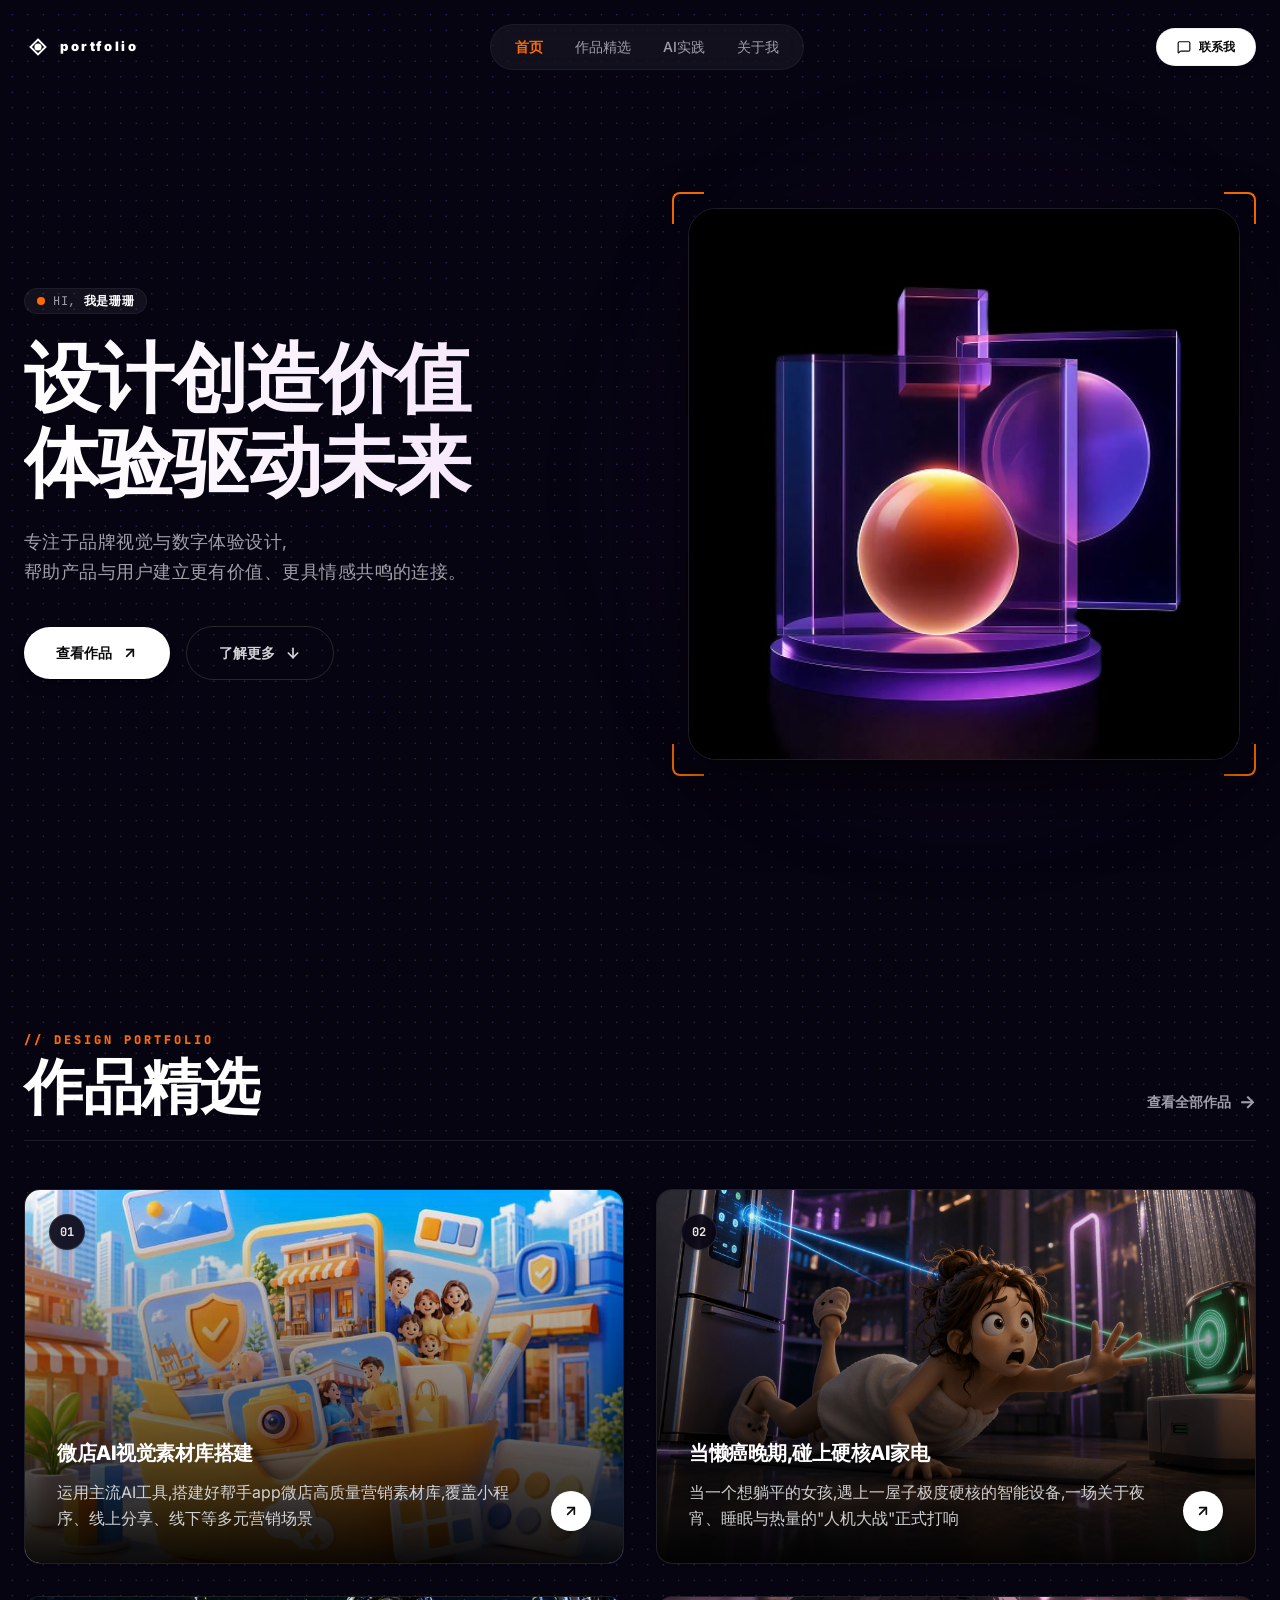
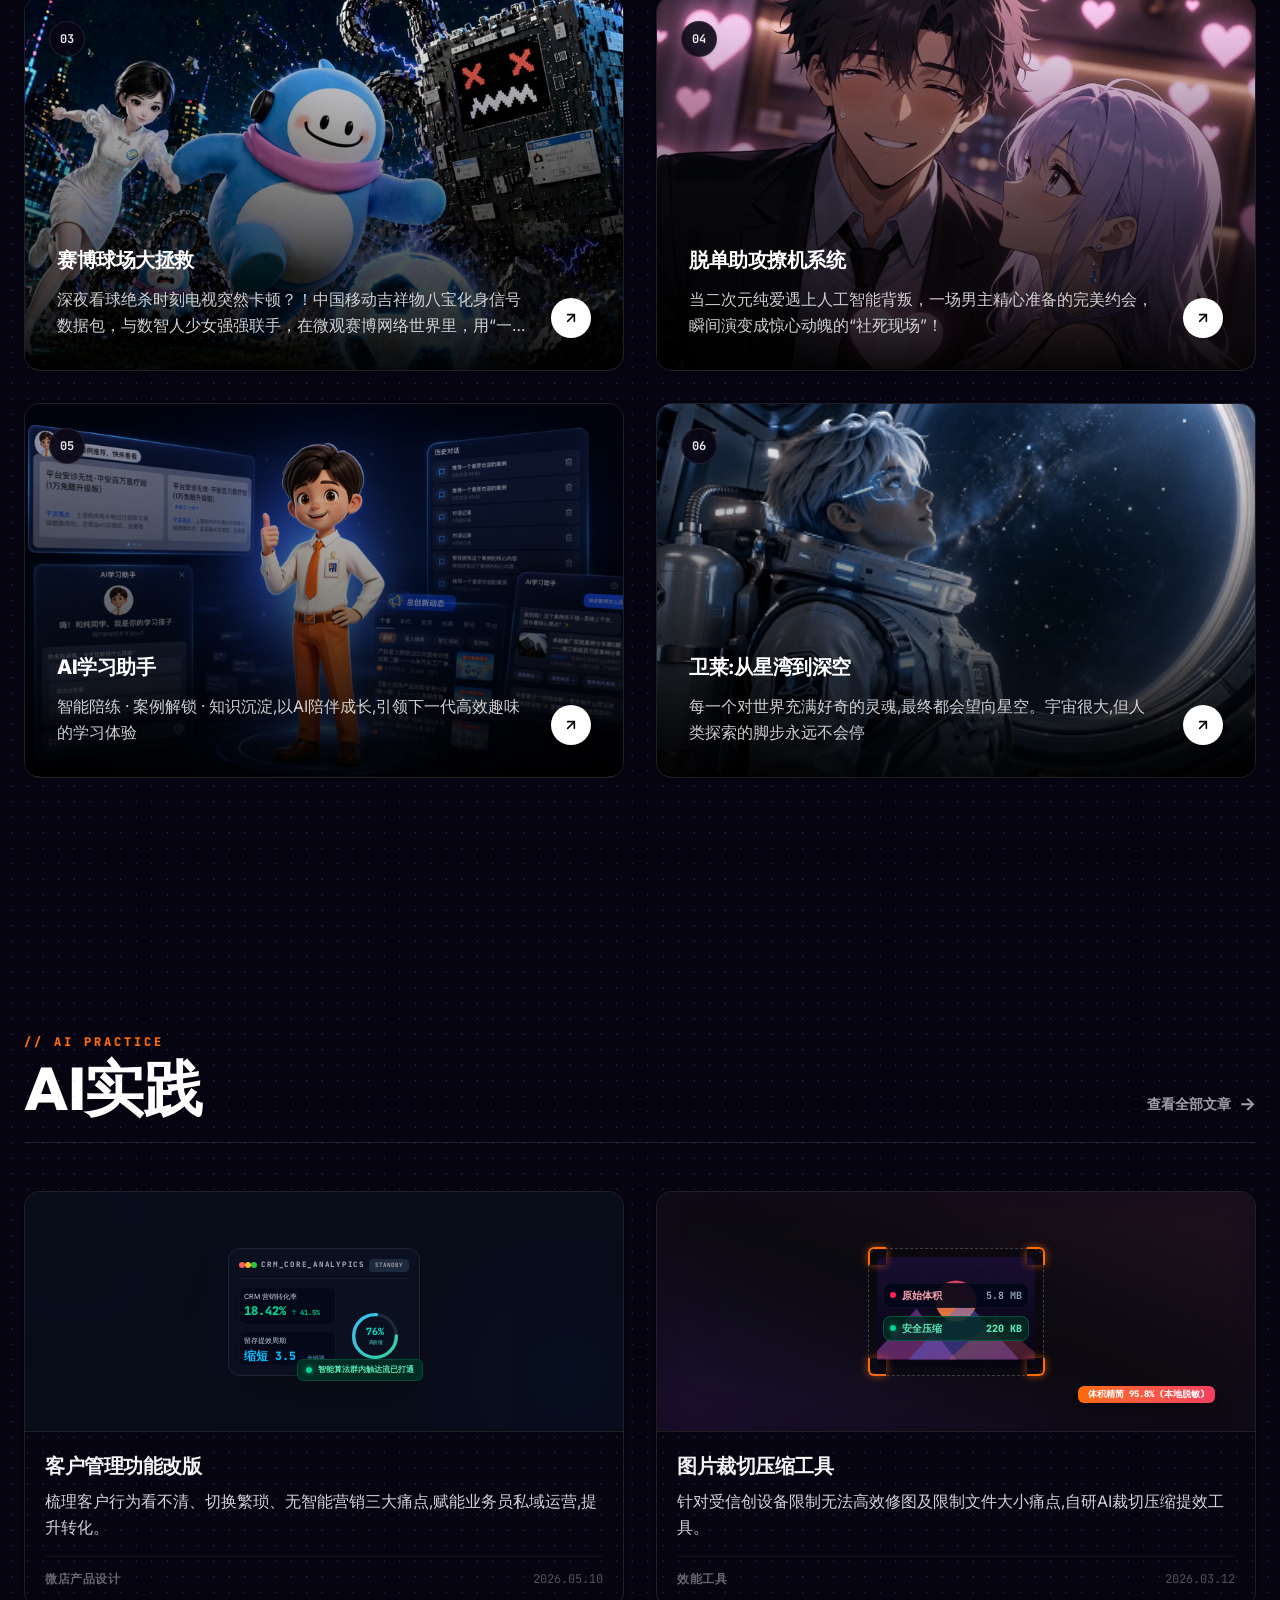
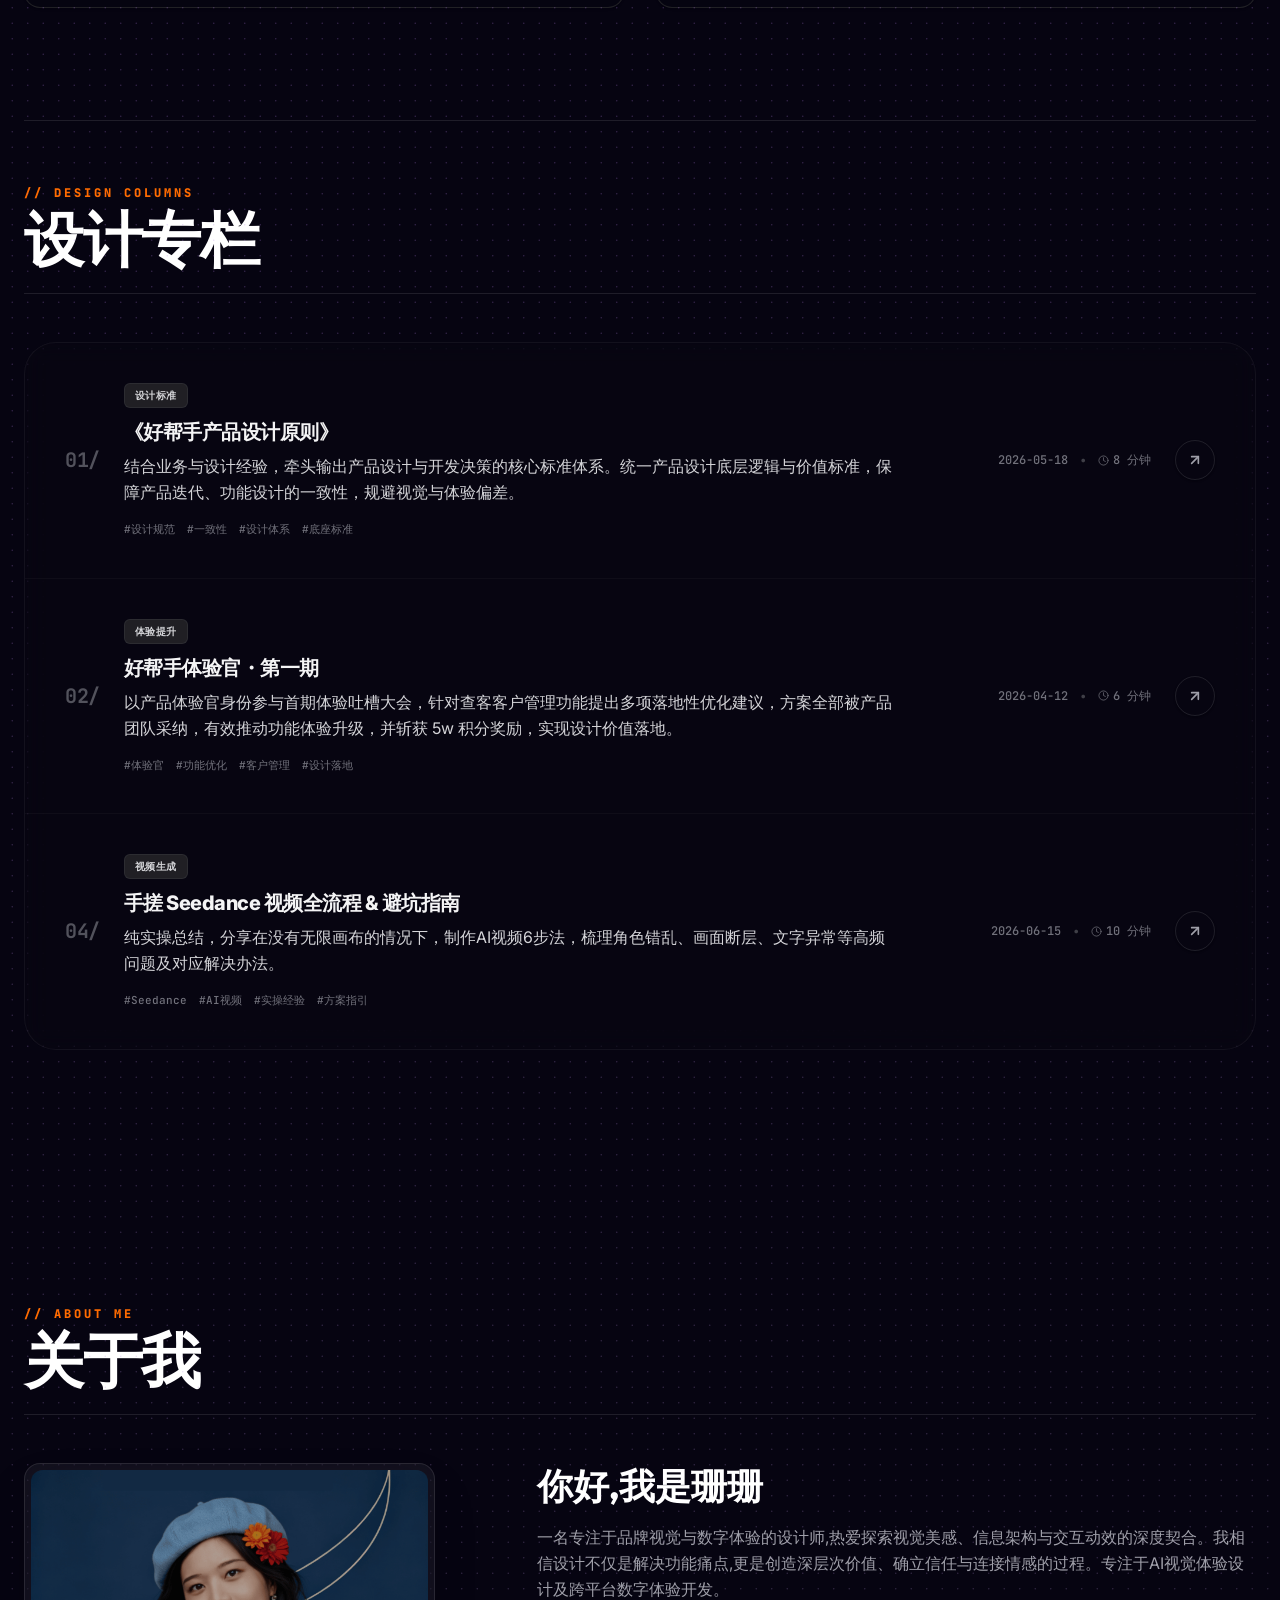
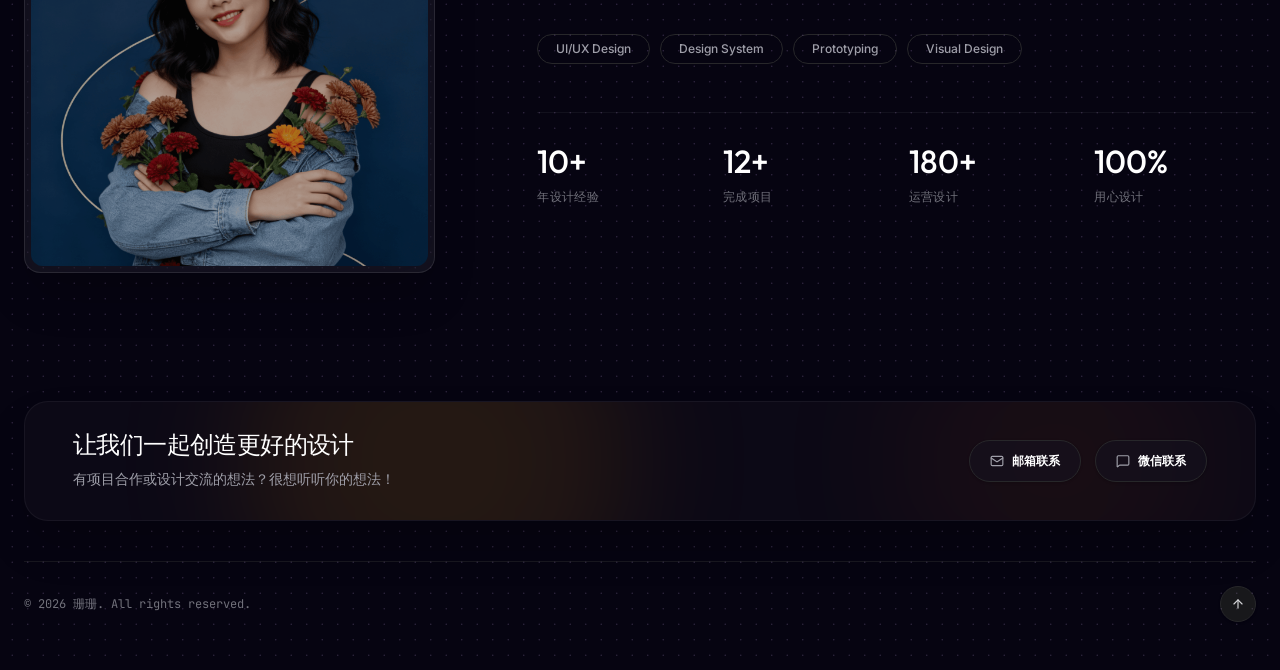
<file: index.html>
<!doctype html>
<html lang="en">
  <head>
    <meta charset="UTF-8" />
    <meta name="viewport" content="width=device-width, initial-scale=1.0" />
    <title>Portfolio</title>
    <script type="module" crossorigin src="./assets/index-6XvYMsyP.js"></script>
    <link rel="stylesheet" crossorigin href="./assets/index-B6ukK6zD.css">
  </head>
  <body>
    <div id="root"></div>
  </body>
</html>
</file>
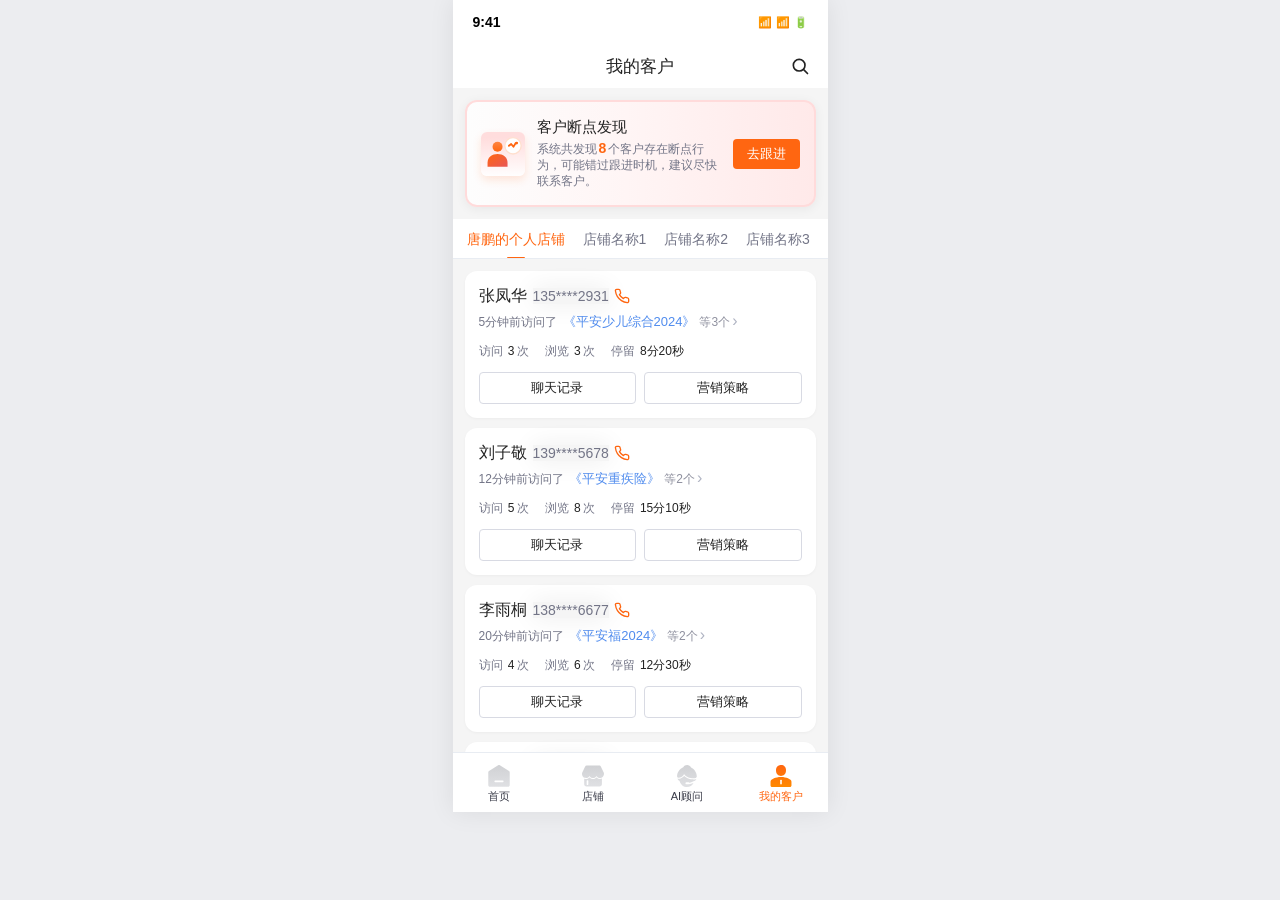
<file: demos/a1-demo.html>
<!DOCTYPE html>
<html lang="zh-CN">
<head>
<meta charset="UTF-8">
<meta name="viewport" content="width=device-width, initial-scale=1, maximum-scale=1, user-scalable=no">
<title>我的客户 · AI 作业</title>
<style>
  * { box-sizing: border-box; -webkit-tap-highlight-color: transparent; }
  html, body { margin: 0; padding: 0; }
  body {
    font-family: -apple-system, BlinkMacSystemFont, "PingFang SC", "Helvetica Neue", "Microsoft YaHei", sans-serif;
    background: #ECEDF0;
    color: #222;
    min-height: 100vh;
    display: flex;
    justify-content: center;
  }
  button { font-family: inherit; cursor: pointer; border: none; background: none; padding: 0; }
  input { font-family: inherit; }

  /* 手机外壳：固定 375×812（设计稿 750×1624 ÷ 2） */
  .phone {
    width: 375px;
    height: 812px;
    background: #F5F5F5;
    position: relative;
    overflow: hidden;
    box-shadow: 0 0 24px rgba(0,0,0,0.08);
  }
  /* 页面内容在外壳内部滚动（状态栏以下、tabbar 以上） */
  .page {
    position: absolute;
    top: 44px;
    left: 0;
    right: 0;
    bottom: 60px;
    overflow-y: auto;
    overflow-x: hidden;
    -webkit-overflow-scrolling: touch;
  }
  .page.hidden { display: none; }

  /* 状态栏 */
  .statusbar {
    height: 44px;
    display: flex;
    align-items: center;
    justify-content: space-between;
    padding: 0 20px;
    font-size: 14px;
    font-weight: 600;
    color: #000;
    background: #fff;
  }
  .statusbar .right { display: flex; gap: 4px; align-items: center; font-size: 11px; }

  /* 导航栏 */
  .navbar {
    height: 44px;
    background: #fff;
    display: flex;
    align-items: center;
    justify-content: space-between;
    padding: 0 16px;
    position: sticky;
    top: 0;
    z-index: 50;
  }
  .navbar .back, .navbar .search {
    width: 24px;
    height: 24px;
    display: flex;
    align-items: center;
    justify-content: center;
    color: #222;
  }
  .navbar .title {
    font-size: 17px;
    font-weight: 500;
    color: #222;
  }

  /* 店铺一级 Tab（横向滚动） */
  .shop-tabs {
    height: 40px;
    background: #fff;
    display: flex;
    align-items: center;
    gap: 18px;
    padding: 0 14px;
    overflow-x: auto;
    overflow-y: hidden;
    border-bottom: 1px solid #E8ECF2;
    white-space: nowrap;
    scrollbar-width: none;
    /* 移到 main 内后用负 margin 抵消 main 的 12px 内边距，保持全宽贴边 */
    margin: 0 -12px 12px;
  }
  .shop-tabs::-webkit-scrollbar { display: none; }
  .shop-tab {
    flex-shrink: 0;
    height: 40px;
    line-height: 40px;
    font-size: 14px;
    color: #737587;
    cursor: pointer;
    position: relative;
    transition: color 0.15s;
  }
  .shop-tab.active {
    color: #FF6611;
    font-weight: 500;
  }
  .shop-tab.active::after {
    content: '';
    position: absolute;
    left: 50%;
    bottom: 0;
    transform: translateX(-50%);
    width: 18px;
    height: 2px;
    border-radius: 1px;
    background: #FF6611;
  }

  /* 主内容区 */
  .main {
    padding: 12px 12px 80px;
    background: #F5F5F5;
  }

  /* 断点提醒卡片（大卡片 12px = 750设计稿 24px） */
  .alert-card {
    background: linear-gradient(90deg, #FDFDFD 0%, #FFF5F5 46%, #FFE9E9 100%);
    border: 2px solid #FFDBDB;
    border-radius: 12px;
    padding: 16px 14px;
    margin-bottom: 12px;
    position: relative;
    box-shadow: 0 2px 11px rgba(0,0,0,0.06);
    overflow: hidden;
    cursor: pointer;
    transition: transform 0.15s;
  }
  .alert-card:active { transform: scale(0.99); }
  .alert-card__inner {
    display: flex;
    align-items: center;
    gap: 12px;
    position: relative;
    z-index: 1;
  }
  .alert-card__icon {
    width: 44px;
    height: 44px;
    flex-shrink: 0;
    background: linear-gradient(180deg, #FFDDDD 13%, #FFFEFE 100%);
    border-radius: 6px;
    display: flex;
    align-items: center;
    justify-content: center;
    box-shadow: 0 4px 8px rgba(255, 102, 17, 0.15);
    overflow: hidden;
  }
  .alert-card__content { flex: 1; min-width: 0; }
  .alert-card__title {
    font-size: 15px;
    font-weight: 500;
    color: #222;
    line-height: 18px;
    margin-bottom: 4px;
  }
  .alert-card__desc {
    font-size: 12px;
    color: #737587;
    line-height: 16px;
  }
  .alert-card__desc .num {
    color: #FF6611;
    font-weight: 600;
    font-size: 14px;
    margin: 0 2px;
  }
  .alert-card__btn {
    background: #FF6611;
    color: #fff;
    font-size: 13px;
    font-weight: 500;
    padding: 6px 14px;
    border-radius: 4px;
    flex-shrink: 0;
    transition: background 0.15s;
  }
  .alert-card__btn:active { background: #CC4E0A; }

  /* 客户卡片（12px = 750 设计稿 24px） */
  .customer-card {
    background: #fff;
    border-radius: 12px;
    padding: 14px;
    margin-bottom: 10px;
    box-shadow: 0 1px 3px rgba(0,0,0,0.04);
    cursor: pointer;
    transition: transform 0.15s, box-shadow 0.15s;
  }
  .customer-card:active {
    transform: scale(0.995);
    box-shadow: 0 1px 6px rgba(0,0,0,0.08);
  }
  .customer-card__title-row {
    display: flex;
    align-items: center;
    justify-content: space-between;
    margin-bottom: 4px;
  }
  .customer-card__name {
    font-size: 16px;
    font-weight: 500;
    color: #222;
    line-height: 22px;
  }
  .customer-card__name .phone {
    color: #737587;
    font-weight: 400;
    margin-left: 6px;
    font-size: 14px;
  }
  .customer-card__phone-icon {
    display: inline-flex;
    align-items: center;
    justify-content: center;
    width: 18px;
    height: 18px;
    margin-left: 4px;
    color: #FF6611;
    vertical-align: -3px;
  }
  .customer-card__phone-icon:active { opacity: 0.6; }
  .customer-card__profile-arrow {
    flex-shrink: 0;
    width: 24px;
    height: 24px;
    display: flex;
    align-items: center;
    justify-content: center;
    color: #AFB3C2;
    font-size: 20px;
    line-height: 1;
    margin-left: 8px;
  }
  .customer-card__profile-arrow:active { color: #FF6611; }
  /* 访问行：点击调起行为时间轴弹窗 */
  .customer-card__activity {
    font-size: 12px;
    color: #737587;
    line-height: 18px;
    margin-bottom: 8px;
    display: flex;
    align-items: center;
    gap: 6px;
    cursor: pointer;
    padding: 2px 0;
    border-radius: 4px;
    transition: background 0.15s;
  }
  .customer-card__activity:active { background: #FAFBFC; }
  .customer-card__activity-text {
    min-width: 0;
    white-space: nowrap;
    overflow: hidden;
    text-overflow: ellipsis;
  }
  .customer-card__activity-arrow {
    color: #AFB3C2;
    font-size: 16px;
    line-height: 1;
    margin-left: 2px;
  }
  .customer-card__activity .product {
    color: #508CEE;
    font-weight: 500;
    font-size: 13px;
    margin: 0 2px;
  }
  .customer-card__activity .more {
    color: #737587;
    opacity: 0.8;
    margin-left: 2px;
  }
  .customer-card__stats {
    display: flex;
    gap: 16px;
    font-size: 12px;
    color: #737587;
    margin-bottom: 12px;
    padding-top: 2px;
  }
  .customer-card__stats span strong {
    color: #222;
    font-weight: 500;
    margin: 0 2px;
  }
  .customer-card__actions {
    display: flex;
    gap: 8px;
  }
  /* 按钮（4px = 750设计稿 8px） */
  .btn {
    flex: 1;
    height: 32px;
    border-radius: 4px;
    font-size: 13px;
    font-weight: 500;
    display: inline-flex;
    align-items: center;
    justify-content: center;
    transition: all 0.15s;
    border: 1px solid #D8DAE3;
    background: #fff;
    color: #222;
  }
  .btn:active { opacity: 0.85; }
  .btn--primary {
    border-color: #FF6611;
    color: #FF6611;
    background: #fff;
  }
  .btn--primary:active { background: #FFEFE7; }

  /* 页面切换 */
  .page--customer { /* 使用上方定义的默认 .page 规则 */ }

  /* 客户详情静态图 overlay */
  .profile-overlay {
    position: absolute;
    inset: 0;
    background: #F5F5F5;
    z-index: 250;
    transform: translateX(100%);
    transition: transform 0.25s ease;
    display: flex;
    flex-direction: column;
    overflow: hidden;
  }
  .profile-overlay.show { transform: translateX(0); }
  .profile-overlay__head {
    height: 44px;
    flex-shrink: 0;
    background: #fff;
    display: flex;
    align-items: center;
    padding: 0 12px;
    border-bottom: 1px solid #F0F2F5;
    position: relative;
    z-index: 2;
  }
  .profile-overlay__back {
    width: 28px;
    height: 28px;
    display: flex;
    align-items: center;
    justify-content: center;
    color: #222;
    font-size: 22px;
    cursor: pointer;
  }
  .profile-overlay__title {
    flex: 1;
    text-align: center;
    font-size: 17px;
    font-weight: 500;
    color: #222;
    margin-right: 28px;
  }
  .profile-overlay__body {
    flex: 1;
    overflow-y: auto;
    overflow-x: hidden;
    -webkit-overflow-scrolling: touch;
    background: #F5F5F5;
    padding-bottom: 60px;
  }
  .profile-overlay__body::-webkit-scrollbar { display: none; }

  /* ============ 客户详情页真实UI ============ */
  .pd-section {
    background: #fff;
    margin: 10px 12px;
    border-radius: 8px;
    padding: 14px;
  }
  .pd-section h4 {
    margin: 0 0 12px;
    font-size: 15px;
    font-weight: 600;
    color: #222;
  }
  /* 基本信息 */
  .pd-base__top {
    display: flex;
    align-items: center;
    justify-content: space-between;
    gap: 8px;
  }
  .pd-base__name {
    display: flex;
    align-items: center;
    gap: 6px;
    flex-wrap: wrap;
    flex: 1;
    min-width: 0;
  }
  .pd-base__name .n {
    font-size: 18px;
    font-weight: 600;
    color: #222;
  }
  .pd-base__name .female {
    color: #FF4D88;
    font-size: 14px;
  }
  .pd-base__name .tag-new {
    font-size: 11px;
    color: #FF6611;
    background: #FFF1E8;
    padding: 2px 6px;
    border-radius: 3px;
  }
  .pd-base__name .age {
    font-size: 12px;
    color: #737587;
  }
  .pd-base__profile {
    font-size: 12px;
    color: #737587;
    flex-shrink: 0;
  }
  .pd-base__profile .arrow { color: #C4C7CE; margin-left: 2px; }
  .pd-base__bottom {
    display: flex;
    align-items: center;
    justify-content: space-between;
    margin-top: 14px;
    gap: 8px;
  }
  .pd-base__bind {
    font-size: 13px;
    color: #222;
  }
  .pd-base__call {
    display: inline-flex;
    align-items: center;
    gap: 4px;
    padding: 6px 14px;
    border: 1px solid #FF6611;
    color: #FF6611;
    border-radius: 16px;
    font-size: 13px;
    background: #fff;
  }
  .pd-base__call:active { background: #FFF7F2; }
  /* 客户档案 */
  .pd-tabs {
    display: flex;
    gap: 8px;
    margin-bottom: 12px;
  }
  .pd-tab {
    flex: 1;
    height: 32px;
    line-height: 32px;
    text-align: center;
    border-radius: 4px;
    font-size: 13px;
    color: #737587;
    background: #F5F5F5;
    cursor: pointer;
    position: relative;
  }
  .pd-tab.active {
    color: #fff;
    background: linear-gradient(90deg, #FF8541 0%, #FF6611 100%);
    font-weight: 500;
  }
  .pd-tab .red-dot {
    position: absolute;
    top: 6px;
    right: 8px;
    width: 6px;
    height: 6px;
    background: #FF3B30;
    border-radius: 50%;
  }
  .pd-stat {
    display: flex;
    align-items: center;
    justify-content: space-between;
    font-size: 12px;
    color: #737587;
    margin-bottom: 10px;
  }
  .pd-stat .blue {
    color: #508CEE;
    font-size: 11px;
    background: #EAF1FE;
    padding: 2px 6px;
    border-radius: 3px;
  }
  .pd-policy {
    display: flex;
    align-items: center;
    justify-content: space-between;
    padding: 12px 0;
    border-top: 1px solid #F0F2F5;
    cursor: pointer;
  }
  .pd-policy__left {
    display: flex;
    align-items: center;
    gap: 16px;
    flex: 1;
  }
  .pd-policy__type {
    width: 36px;
    font-size: 13px;
    color: #222;
    font-weight: 500;
  }
  .pd-policy__col {
    display: flex;
    flex-direction: column;
    gap: 4px;
    min-width: 78px;
  }
  .pd-policy__col .lbl { font-size: 11px; color: #AFB3C2; }
  .pd-policy__col .val { font-size: 14px; color: #222; font-weight: 500; }
  .pd-policy__arrow { color: #C4C7CE; font-size: 16px; }
  /* 客户断点 */
  .pd-break {
    display: flex;
    align-items: center;
    gap: 8px;
  }
  .pd-break__tag {
    font-size: 11px;
    color: #fff;
    background: linear-gradient(90deg, #FF6357 0%, #FF3B30 100%);
    padding: 3px 8px;
    border-radius: 3px;
    flex-shrink: 0;
  }
  .pd-break__name {
    flex: 1;
    font-size: 13px;
    color: #222;
    white-space: nowrap;
    overflow: hidden;
    text-overflow: ellipsis;
  }
  .pd-break__time {
    font-size: 11px;
    color: #AFB3C2;
  }
  .pd-collapse {
    text-align: center;
    color: #C4C7CE;
    font-size: 14px;
    margin-top: 10px;
    padding-top: 8px;
    border-top: 1px solid #F5F5F5;
  }
  /* 卡券 / 礼包 */
  .pd-card-row {
    display: flex;
    align-items: center;
    justify-content: space-between;
    margin-bottom: 10px;
    font-size: 13px;
    color: #222;
    font-weight: 500;
  }
  .pd-card-row .blue-link {
    color: #508CEE;
    font-size: 12px;
    font-weight: 400;
    display: inline-flex;
    align-items: center;
    gap: 2px;
  }
  .pd-coupon {
    display: flex;
    align-items: center;
    gap: 10px;
    padding: 10px 0;
    border-top: 1px solid #F0F2F5;
  }
  .pd-coupon__tag {
    flex-shrink: 0;
    font-size: 11px;
    color: #fff;
    padding: 3px 8px;
    border-radius: 3px;
  }
  .pd-coupon__tag.purple { background: linear-gradient(90deg, #8E6BFF 0%, #6D4DEE 100%); }
  .pd-coupon__tag.red { background: linear-gradient(90deg, #FF6357 0%, #FF3B30 100%); }
  .pd-coupon__tag.gray { background: #AFB3C2; }
  .pd-coupon__tag.blue { background: linear-gradient(90deg, #4FA8FF 0%, #2E7BEE 100%); }
  .pd-coupon__main {
    flex: 1;
    min-width: 0;
    display: flex;
    flex-direction: column;
    gap: 4px;
  }
  .pd-coupon__name {
    font-size: 13px;
    color: #222;
    font-weight: 500;
  }
  .pd-coupon__sub {
    font-size: 11px;
    color: #AFB3C2;
  }
  .pd-coupon__btn {
    flex-shrink: 0;
    padding: 5px 10px;
    font-size: 12px;
    border-radius: 14px;
    border: 1px solid;
  }
  .pd-coupon__btn.primary { color: #FF6611; border-color: #FF6611; background: #fff; }
  .pd-coupon__btn.disabled { color: #AFB3C2; border-color: #E8ECF2; background: #F5F5F5; }
  .pd-coupon__icon {
    flex-shrink: 0;
    width: 36px;
    height: 36px;
    border-radius: 6px;
    display: flex;
    align-items: center;
    justify-content: center;
    font-size: 22px;
  }
  /* 轨迹 */
  .pd-trace {
    padding: 10px 0;
    border-top: 1px solid #F0F2F5;
    font-size: 12px;
    color: #737587;
    line-height: 1.7;
  }
  .pd-trace:first-of-type { border-top: none; }
  .pd-trace .label {
    display: inline-block;
    font-size: 11px;
    color: #fff;
    padding: 2px 6px;
    border-radius: 3px;
    margin-right: 6px;
  }
  .pd-trace .label.red { background: linear-gradient(90deg, #FF6357 0%, #FF3B30 100%); }
  .pd-trace .label.purple { background: linear-gradient(90deg, #8E6BFF 0%, #6D4DEE 100%); }
  .pd-trace .label.gray { background: #AFB3C2; }
  .pd-trace .time { color: #AFB3C2; font-size: 11px; }
  .pd-trace .body { color: #222; margin-top: 2px; font-size: 13px; }
  .pd-trace .body .product { color: #FF6611; }

  /* ============ AI 顾问页真实UI ============ */
  .ai-shop-tabs {
    display: flex;
    gap: 18px;
    background: #fff;
    padding: 10px 14px 0;
    overflow-x: auto;
    border-bottom: 1px solid #E8ECF2;
    flex-shrink: 0;
  }
  .ai-shop-tabs::-webkit-scrollbar { display: none; }
  .ai-shop-tab {
    flex-shrink: 0;
    padding-bottom: 10px;
    font-size: 14px;
    color: #737587;
    position: relative;
    cursor: pointer;
    white-space: nowrap;
  }
  .ai-shop-tab.active {
    color: #FF6611;
    font-weight: 500;
  }
  .ai-shop-tab.active::after {
    content: '';
    position: absolute;
    bottom: 0;
    left: 50%;
    transform: translateX(-50%);
    width: 16px;
    height: 2px;
    background: #FF6611;
    border-radius: 1px;
  }
  .ai-filter {
    display: flex;
    gap: 8px;
    padding: 10px 12px;
    background: #F5F5F5;
  }
  .ai-filter__pill {
    padding: 4px 14px;
    font-size: 12px;
    border-radius: 12px;
    background: #fff;
    color: #737587;
    cursor: pointer;
    border: 1px solid transparent;
  }
  .ai-filter__pill.active {
    background: #FFF1E8;
    color: #FF6611;
    border-color: #FFD9BF;
  }
  .ai-msg {
    display: flex;
    gap: 12px;
    padding: 14px 12px;
    background: #fff;
    margin-bottom: 1px;
  }
  .ai-msg__avatar {
    width: 44px;
    height: 44px;
    border-radius: 50%;
    display: flex;
    align-items: center;
    justify-content: center;
    font-size: 22px;
    flex-shrink: 0;
  }
  .ai-msg__main { flex: 1; min-width: 0; }
  .ai-msg__head {
    display: flex;
    align-items: center;
    justify-content: space-between;
    margin-bottom: 4px;
  }
  .ai-msg__name {
    font-size: 15px;
    font-weight: 600;
    color: #222;
  }
  .ai-msg__time {
    font-size: 11px;
    color: #AFB3C2;
  }
  .ai-msg__sub {
    font-size: 12px;
    color: #737587;
    margin-bottom: 10px;
  }
  .ai-msg__sub .card { color: #222; margin-right: 4px; }
  .ai-msg__actions {
    display: flex;
    gap: 10px;
    justify-content: flex-end;
  }
  .ai-msg__btn {
    height: 28px;
    padding: 0 14px;
    font-size: 12px;
    border-radius: 14px;
    border: 1px solid;
    background: #fff;
  }
  .ai-msg__btn.gray { color: #737587; border-color: #DDD; }
  .ai-msg__btn.primary { color: #FF6611; border-color: #FF6611; }
  .ai-end {
    text-align: center;
    padding: 24px 0 36px;
    color: #C4C7CE;
    font-size: 12px;
  }

  /* 客户卡片点击整块可点 */
  .customer-card { cursor: pointer; }

  /* 底部 Tab（限在 .phone 容器内） */
  .tabbar {
    position: absolute;
    bottom: 0;
    width: 375px;
    height: 60px;
    background: #fff;
    display: flex;
    border-top: 1px solid #E8ECF2;
    padding-bottom: env(safe-area-inset-bottom);
    z-index: 40;
  }
  .tabbar__item {
    flex: 1;
    display: flex;
    flex-direction: column;
    align-items: center;
    justify-content: center;
    gap: 3px;
    color: #383A47;
    cursor: pointer;
    user-select: none;
  }
  .tabbar__item.active { color: #FF6611; }
  .tabbar__item.active .label { font-weight: 500; }
  .tabbar__item .icon {
    width: 24px;
    height: 24px;
    display: flex;
    align-items: center;
    justify-content: center;
    position: relative;
  }
  .tabbar__item .icon svg { display: block; position: absolute; top: 50%; left: 50%; transform: translate(-50%, -50%); }
  .tabbar__item .icon .icon--active { display: none; }
  .tabbar__item.active .icon .icon--default { display: none; }
  .tabbar__item.active .icon .icon--active { display: block; }
  .tabbar__item .label { font-size: 11px; line-height: 1; }

  /* 筛选弹窗：贴在筛选条正下方（mask 已从 128px 开始，弹窗贴 mask 顶部） */
  .filter-popup {
    position: absolute;
    top: 0;
    left: 0;
    width: 375px;
    background: #fff;
    transform: translateY(-100%);
    transition: transform 0.25s ease;
    max-height: calc(100vh - 128px);
    overflow: hidden;
    display: flex;
    flex-direction: column;
  }
  .mask.show .filter-popup { transform: translateY(0); }

  /* mask 起点从筛选条下方开始（定位在 .phone 中的 128px） */
  .mask {
    position: absolute;
    top: 128px;
    left: 0;
    right: 0;
    bottom: 0;
    background: rgba(0,0,0,0.5);
    z-index: 100;
    opacity: 0;
    pointer-events: none;
    transition: opacity 0.2s;
    overflow: hidden;
  }
  .mask.show { opacity: 1; pointer-events: auto; }

  .filter-popup__title {
    font-size: 13px;
    font-weight: 600;
    color: #fff;
    padding: 4px 12px;
    background: rgba(0,0,0,0.4);
    text-align: center;
  }

  .filter-popup__bar {
    height: 40px;
    background: #fff;
    display: flex;
    border-bottom: 1px solid #E8ECF2;
  }
  .filter-popup__bar-item {
    flex: 1;
    display: flex;
    align-items: center;
    justify-content: center;
    gap: 4px;
    font-size: 14px;
    color: #737587;
  }
  .filter-popup__bar-item.active {
    color: #FF6611;
    font-weight: 500;
  }
  .filter-popup__bar-item .arrow-down {
    width: 0; height: 0;
    border-left: 4px solid transparent;
    border-right: 4px solid transparent;
    border-top: 5px solid #AFB3C2;
  }
  .filter-popup__bar-item .arrow-up {
    width: 0; height: 0;
    border-left: 4px solid transparent;
    border-right: 4px solid transparent;
    border-bottom: 5px solid #FF6611;
  }

  .filter-popup__body {
    padding: 16px 12px;
    overflow-y: auto;
    background: #fff;
  }

  .tag-grid {
    display: grid;
    grid-template-columns: repeat(3, 1fr);
    gap: 10px;
  }
  .tag-grid--2 {
    grid-template-columns: repeat(2, 1fr);
  }
  /* 险种/店铺筛选标签（6px） */
  .tag {
    height: 32px;
    background: #F4F6F9;
    border-radius: 6px;
    display: flex;
    align-items: center;
    justify-content: center;
    font-size: 13px;
    color: #222;
    cursor: pointer;
    transition: all 0.15s;
    padding: 0 12px;
  }
  .tag.active {
    background: #FFEFE7;
    color: #FF6611;
  }

  /* 搜索弹层（按设计说明：直接包裹当前页面，不要从右到左划动） */
  .search-overlay {
    position: absolute;
    inset: 0;
    background: #fff;
    z-index: 200;
    display: flex;
    flex-direction: column;
    opacity: 0;
    pointer-events: none;
    transition: opacity 0.18s ease;
  }
  .search-overlay.show { opacity: 1; pointer-events: auto; }

  .search-overlay__head {
    height: 44px;
    display: flex;
    align-items: center;
    padding: 0 12px;
    gap: 8px;
    border-bottom: 1px solid #E8ECF2;
  }
  /* 搜索输入框（6px） */
  .search-input-wrap {
    flex: 1;
    height: 32px;
    background: #F4F6F9;
    border-radius: 6px;
    display: flex;
    align-items: center;
    padding: 0 10px;
    gap: 6px;
  }
  .search-input-wrap input {
    flex: 1;
    border: none;
    outline: none;
    background: transparent;
    font-size: 14px;
    color: #222;
  }
  .search-input-wrap input::placeholder { color: #AFB3C2; }
  .search-cancel {
    color: #222;
    font-size: 14px;
    padding: 0 4px;
  }
  .search-clear {
    width: 16px;
    height: 16px;
    border-radius: 50%;
    background: #AFB3C2;
    color: #fff;
    font-size: 11px;
    display: flex;
    align-items: center;
    justify-content: center;
    cursor: pointer;
  }

  .search-results {
    flex: 1;
    overflow-y: auto;
    padding: 12px;
  }
  .search-empty {
    padding: 80px 0;
    text-align: center;
  }
  .search-empty__icon {
    font-size: 64px;
    opacity: 0.3;
    margin-bottom: 12px;
  }
  .search-empty__text {
    font-size: 15px;
    color: #737587;
  }
  .search-keyword {
    color: #FF5001;
  }

  /* 底部话术库弹窗（限在 .phone 容器内） */
  .sheet-mask {
    position: absolute;
    inset: 0;
    background: rgba(0,0,0,0.5);
    z-index: 300;
    opacity: 0;
    pointer-events: none;
    transition: opacity 0.25s;
  }
  .sheet-mask.show { opacity: 1; pointer-events: auto; }

  /* 话术库底部弹窗顶部圆角（8px） */
  .sheet {
    position: absolute;
    bottom: 0;
    left: 0;
    right: 0;
    background: #fff;
    border-radius: 8px 8px 0 0;
    transform: translateY(100%);
    transition: transform 0.28s cubic-bezier(0.32, 0.72, 0.32, 1);
    max-height: 85vh;
    display: flex;
    flex-direction: column;
    overflow: hidden;
  }
  .sheet.show { transform: translateY(0); }

  .sheet__handle {
    width: 36px;
    height: 4px;
    background: #E8ECF2;
    border-radius: 2px;
    margin: 8px auto 0;
  }

  .sheet__head {
    display: flex;
    align-items: center;
    justify-content: space-between;
    padding: 16px 16px 12px;
  }
  .sheet__title {
    font-size: 17px;
    font-weight: 600;
    color: #222;
  }
  .sheet__more {
    font-size: 13px;
    color: #737587;
    cursor: pointer;
    display: inline-flex;
    align-items: center;
    gap: 2px;
  }

  .sheet__tabs {
    display: flex;
    gap: 8px;
    padding: 0 16px 12px;
    overflow-x: auto;
    -webkit-overflow-scrolling: touch;
  }
  .sheet__tabs::-webkit-scrollbar { display: none; }
  /* 话术分类 Tab（6px） */
  .sheet__tab {
    flex-shrink: 0;
    height: 30px;
    padding: 0 14px;
    border-radius: 6px;
    background: #F4F6F9;
    font-size: 13px;
    color: #737587;
    display: inline-flex;
    align-items: center;
    cursor: pointer;
    transition: all 0.15s;
  }
  .sheet__tab.active {
    background: #FF6611;
    color: #fff;
    font-weight: 500;
  }

  .sheet__body {
    flex: 1;
    overflow-y: auto;
    padding: 8px 16px 16px;
    background: #F4F6F9;
  }

  /* 话术卡片（6px） */
  .script-card {
    background: #fff;
    border-radius: 6px;
    padding: 14px;
    margin-bottom: 10px;
    position: relative;
  }
  .script-card__text {
    font-size: 14px;
    line-height: 22px;
    color: #222;
    margin-bottom: 14px;
    word-break: break-all;
  }
  .script-card__bottom {
    display: flex;
    align-items: center;
    justify-content: space-between;
  }
  .script-card__tag {
    font-size: 11px;
    color: #AFB3C2;
  }
  /* 复制按钮（4px） */
  .script-card__copy {
    height: 28px;
    padding: 0 12px;
    background: #FFEFE7;
    color: #FF6611;
    border-radius: 4px;
    font-size: 12px;
    font-weight: 500;
    display: inline-flex;
    align-items: center;
    gap: 4px;
    cursor: pointer;
    transition: background 0.15s;
  }
  .script-card__copy:active { background: #FFE0CF; }

  /* AI 对话弹层 */
  .chat-overlay {
    position: absolute;
    inset: 0;
    background: #F5F5F5;
    z-index: 250;
    display: flex;
    flex-direction: column;
    transform: translateX(100%);
    transition: transform 0.25s ease;
  }
  .chat-overlay.show { transform: translateX(0); }
  .chat-overlay__head {
    background: #fff;
    border-bottom: 1px solid #E8ECF2;
  }
  .chat-banner {
    background: linear-gradient(90deg, #FFF5E6 0%, #FFFAF0 100%);
    padding: 8px 16px;
    font-size: 12px;
    color: #737587;
    border-bottom: 1px solid #FFE0CF;
    display: flex;
    align-items: center;
    gap: 6px;
  }
  .chat-banner__dot {
    width: 6px;
    height: 6px;
    border-radius: 50%;
    background: #FF6611;
    flex-shrink: 0;
    animation: pulse 1.5s ease-in-out infinite;
  }
  @keyframes pulse {
    0%,100% { opacity: 1; transform: scale(1); }
    50% { opacity: 0.5; transform: scale(1.4); }
  }
  .chat-list {
    flex: 1;
    overflow-y: auto;
    padding: 16px 12px 12px;
  }
  .chat-msg {
    display: flex;
    gap: 8px;
    margin-bottom: 14px;
    align-items: flex-start;
  }
  .chat-msg.right {
    flex-direction: row-reverse;
  }
  /* 头像（4px） */
  .chat-avatar {
    width: 36px;
    height: 36px;
    border-radius: 4px;
    flex-shrink: 0;
    background: #FF6611;
    color: #fff;
    display: flex;
    align-items: center;
    justify-content: center;
    font-size: 16px;
    font-weight: 500;
  }
  .chat-msg.right .chat-avatar { background: #508CEE; }
  /* 对话气泡（6px） */
  .chat-bubble {
    max-width: 70%;
    padding: 10px 12px;
    border-radius: 6px;
    font-size: 14px;
    line-height: 20px;
    color: #222;
    background: #fff;
    box-shadow: 0 1px 3px rgba(0,0,0,0.04);
  }
  .chat-msg.right .chat-bubble {
    background: #FF6611;
    color: #fff;
  }
  .chat-time {
    text-align: center;
    font-size: 11px;
    color: #AFB3C2;
    margin: 4px 0 14px;
  }
  /* AI 洞察块（4px） */
  .chat-summary {
    background: #FFF5E6;
    border: 1px dashed #FF6611;
    border-radius: 4px;
    padding: 10px 12px;
    margin-bottom: 14px;
    font-size: 12px;
    color: #737587;
    line-height: 18px;
  }
  .chat-summary strong {
    color: #FF6611;
    font-size: 13px;
  }

  /* Toast（4px，限在 .phone 内居中） */
  .toast {
    position: absolute;
    top: 50%;
    left: 50%;
    transform: translate(-50%, -50%);
    background: rgba(0,0,0,0.78);
    color: #fff;
    font-size: 14px;
    padding: 10px 18px;
    border-radius: 4px;
    z-index: 999;
    pointer-events: none;
    opacity: 0;
    transition: opacity 0.2s;
  }
  .toast.show { opacity: 1; }

  /* 详情弹窗 */
  .detail-overlay {
    position: absolute;
    inset: 0;
    background: #F5F5F5;
    z-index: 200;
    display: flex;
    flex-direction: column;
    transform: translateX(100%);
    transition: transform 0.25s ease;
  }
  .detail-overlay.show { transform: translateX(0); }

  /* 详情区块（6px） */
  .detail-section {
    background: #fff;
    margin: 12px;
    border-radius: 6px;
    padding: 16px;
  }
  .detail-section h4 {
    margin: 0 0 12px;
    font-size: 15px;
    font-weight: 500;
    color: #222;
  }
  .detail-row {
    display: flex;
    justify-content: space-between;
    padding: 8px 0;
    font-size: 14px;
    border-bottom: 1px solid #F0F2F5;
  }
  .detail-row:last-child { border-bottom: none; }
  .detail-row .label { color: #737587; }
  .detail-row .value { color: #222; font-weight: 500; }

  .timeline {
    list-style: none;
    margin: 0;
    padding: 0 0 0 8px;
  }
  .timeline li {
    position: relative;
    padding-left: 16px;
    padding-bottom: 14px;
    font-size: 13px;
  }
  .timeline li::before {
    content: '';
    position: absolute;
    left: 0;
    top: 5px;
    width: 8px;
    height: 8px;
    background: #FF6611;
    border-radius: 50%;
  }
  .timeline li::after {
    content: '';
    position: absolute;
    left: 3.5px;
    top: 14px;
    bottom: -2px;
    width: 1px;
    background: #E8ECF2;
  }
  .timeline li:last-child::after { display: none; }
  .timeline .time { color: #AFB3C2; font-size: 12px; margin-right: 8px; }
  .timeline .text { color: #222; }
  .timeline .product { color: #508CEE; font-weight: 500; }

  .detail-actions {
    position: sticky;
    bottom: 0;
    background: #fff;
    padding: 12px 12px calc(12px + env(safe-area-inset-bottom));
    display: flex;
    gap: 10px;
    border-top: 1px solid #E8ECF2;
  }
  .detail-actions .btn { height: 40px; font-size: 14px; }
  .detail-actions .btn--solid {
    background: #FF6611;
    color: #fff;
    border: none;
  }
  .detail-actions .btn--solid:active { background: #CC4E0A; }
</style>
</head>
<body>

<div class="phone" id="app">
  <!-- 状态栏 -->
  <div class="statusbar">
    <span>9:41</span>
    <span class="right">
      <span>📶</span>
      <span>📶</span>
      <span>🔋</span>
    </span>
  </div>

  <!-- 页面：我的客户 -->
  <div class="page page--customer" id="pageCustomer">

  <!-- 导航栏 -->
  <div class="navbar">
    <span class="back"></span>
    <span class="title">我的客户</span>
    <span class="search" onclick="openSearch()">
      <svg viewBox="0 0 24 24" width="20" height="20" fill="none" stroke="currentColor" stroke-width="2" stroke-linecap="round" stroke-linejoin="round">
        <circle cx="11" cy="11" r="7"/>
        <path d="m21 21-4.3-4.3"/>
      </svg>
    </span>
  </div>

  <!-- 主内容 -->
  <div class="main">

    <!-- 客户断点发现 -->
    <div class="alert-card" onclick="showToast('查看断点客户列表')">
      <div class="alert-card__inner">
        <div class="alert-card__icon">
          <svg viewBox="0 0 44 44" width="40" height="40" xmlns="http://www.w3.org/2000/svg">
            <defs>
              <linearGradient id="alertGrad" x1="0%" y1="0%" x2="100%" y2="100%">
                <stop offset="0%" stop-color="#FF6611"/>
                <stop offset="100%" stop-color="#E85757"/>
              </linearGradient>
              <linearGradient id="alertHead" x1="50%" y1="0%" x2="50%" y2="100%">
                <stop offset="0%" stop-color="#FF8541"/>
                <stop offset="100%" stop-color="#FF6611"/>
              </linearGradient>
            </defs>
            <!-- 人形：头 -->
            <circle cx="16" cy="14" r="5.5" fill="url(#alertHead)"/>
            <!-- 人形：肩身 -->
            <path d="M5 32 C 5 25, 10 22, 16 22 C 22 22, 27 25, 27 32 L 27 36 L 5 36 Z" fill="url(#alertGrad)"/>
            <!-- 右上角断点警示圆 -->
            <circle cx="33" cy="13" r="9" fill="#FFFFFF" stroke="#FFE0CF" stroke-width="1.5"/>
            <!-- 断点折线：向下下抖走势线，右端有缺口 -->
            <path d="M28.5 13 L31 11 L33.5 14 L36 10" stroke="#FF6611" stroke-width="2" stroke-linecap="round" stroke-linejoin="round" fill="none"/>
            <!-- 断点提示点 -->
            <circle cx="37" cy="10" r="1.6" fill="#FF6611"/>
          </svg>
        </div>
        <div class="alert-card__content">
          <div class="alert-card__title">客户断点发现</div>
          <div class="alert-card__desc">
            系统共发现<span class="num">8</span>个客户存在断点行为，可能错过跟进时机，建议尽快联系客户。
          </div>
        </div>
        <div class="alert-card__btn">去跟进</div>
      </div>
    </div>

    <!-- 店铺一级 Tab（横向滚动） -->
    <div class="shop-tabs" id="shopTabs"></div>

    <!-- 客户卡片列表 -->
    <div id="customerList"></div>
  </div>
  </div><!-- /pageCustomer -->

  <!-- 客户详情页（真实 UI） -->
  <div class="profile-overlay" id="profileOverlay">
    <div class="profile-overlay__head">
      <span class="profile-overlay__back" onclick="closeProfile()">‹</span>
      <span class="profile-overlay__title">客户详情</span>
    </div>
    <div class="profile-overlay__body">
      <!-- 客户基本信息 -->
      <div class="pd-section">
        <div class="pd-base__top">
          <div class="pd-base__name">
            <span class="n">李依依</span>
            <span class="female">♀</span>
            <span class="tag-new">新客户</span>
            <span class="age">31岁</span>
          </div>
          <div class="pd-base__profile" onclick="showToast('跳转客户画像')">客户画像<span class="arrow">›</span></div>
        </div>
        <div class="pd-base__bottom">
          <span class="pd-base__bind">好车主是否绑车：<strong>是</strong></span>
          <span class="pd-base__call" onclick="showToast('拨号中...')">
            <svg viewBox="0 0 24 24" width="13" height="13" fill="none" stroke="currentColor" stroke-width="2" stroke-linecap="round" stroke-linejoin="round"><path d="M22 16.92v3a2 2 0 0 1-2.18 2 19.79 19.79 0 0 1-8.63-3.07 19.5 19.5 0 0 1-6-6 19.79 19.79 0 0 1-3.07-8.67A2 2 0 0 1 4.11 2h3a2 2 0 0 1 2 1.72c.13.96.37 1.9.72 2.81a2 2 0 0 1-.45 2.11L8.09 9.91a16 16 0 0 0 6 6l1.27-1.27a2 2 0 0 1 2.11-.45c.91.35 1.85.59 2.81.72A2 2 0 0 1 22 16.92z"/></svg>
            打电话
          </span>
        </div>
      </div>

      <!-- 客户档案 -->
      <div class="pd-section">
        <h4>客户档案</h4>
        <div class="pd-tabs">
          <div class="pd-tab active">应续信息</div>
          <div class="pd-tab">理赔信息<span class="red-dot"></span></div>
          <div class="pd-tab">在保信息</div>
        </div>
        <div class="pd-stat">
          <span>统计时间：T-60到T+60</span>
          <span class="blue">只有应续信息有 ‹</span>
        </div>
        <div class="pd-policy">
          <div class="pd-policy__left">
            <span class="pd-policy__type">非车</span>
            <div class="pd-policy__col"><span class="lbl">在保保单</span><span class="val">2</span></div>
            <div class="pd-policy__col"><span class="lbl">在保保费(元)</span><span class="val">2381.7</span></div>
          </div>
          <span class="pd-policy__arrow">›</span>
        </div>
        <div class="pd-policy">
          <div class="pd-policy__left">
            <span class="pd-policy__type">车险</span>
            <div class="pd-policy__col"><span class="lbl">在保保单</span><span class="val">888</span></div>
            <div class="pd-policy__col"><span class="lbl">在保保费(元)</span><span class="val">2381.7</span></div>
          </div>
          <span class="pd-policy__arrow">›</span>
        </div>
      </div>

      <!-- 客户断点 -->
      <div class="pd-section">
        <h4>客户断点</h4>
        <div class="pd-break">
          <span class="pd-break__tag">好车主</span>
          <span class="pd-break__name">医无忧·0免赔百万医（王牌版）</span>
        </div>
        <div style="display:flex;justify-content:space-between;font-size:11px;color:#AFB3C2;margin-top:8px;">
          <span>2025-07-30 15:30</span>
          <span>2025-07-30 15:30</span>
        </div>
        <div class="pd-collapse">˅</div>
      </div>

      <!-- 客户权益提醒 -->
      <div class="pd-section">
        <h4>客户权益提醒</h4>
        <div class="pd-card-row">
          <span>2张卡券未使用</span>
        </div>
        <div class="pd-coupon">
          <span class="pd-coupon__tag purple">好生活</span>
          <div class="pd-coupon__main">
            <span class="pd-coupon__name">健康无忧大礼包</span>
            <span class="pd-coupon__sub">未查看 · 到期时间 2026-04-15</span>
          </div>
          <span class="pd-coupon__btn primary">提醒使用</span>
        </div>
        <div class="pd-collapse">˅</div>
        <div class="pd-card-row" style="margin-top:14px;border-top:1px solid #F0F2F5;padding-top:12px;">
          <span>3个礼包未领取</span>
          <span class="blue-link">🎂 生日礼包·icon补充<span style="margin-left:2px">→</span></span>
        </div>
        <div class="pd-coupon">
          <div class="pd-coupon__icon" style="background:#FFE9DA;">📅</div>
          <div class="pd-coupon__main">
            <span class="pd-coupon__name">每月礼包</span>
            <span class="pd-coupon__sub"><span class="pd-coupon__tag red" style="display:inline-block;margin-right:4px;font-size:10px;padding:1px 5px;">好车主</span></span>
          </div>
          <span class="pd-coupon__btn disabled">已领取</span>
        </div>
        <div class="pd-coupon">
          <div class="pd-coupon__icon" style="background:#FFE6E6;">🎁</div>
          <div class="pd-coupon__main">
            <span class="pd-coupon__name">体验卡礼包</span>
            <span class="pd-coupon__sub"><span class="pd-coupon__tag purple" style="display:inline-block;margin-right:4px;font-size:10px;padding:1px 5px;">好生活</span></span>
          </div>
          <span class="pd-coupon__btn disabled">已领取</span>
        </div>
        <div class="pd-coupon">
          <div class="pd-coupon__icon" style="background:#E8F0FF;">🎁</div>
          <div class="pd-coupon__main">
            <span class="pd-coupon__name">通用礼包</span>
            <span class="pd-coupon__sub"><span class="pd-coupon__tag blue" style="display:inline-block;margin-right:4px;font-size:10px;padding:1px 5px;">企业宝</span></span>
          </div>
          <span class="pd-coupon__btn primary">提醒领取</span>
        </div>
      </div>

      <!-- 客户活跃轨迹 -->
      <div class="pd-section" style="margin-bottom:20px;">
        <h4>客户活跃轨迹</h4>
        <div class="pd-tabs">
          <div class="pd-tab active">全部</div>
          <div class="pd-tab">产品</div>
          <div class="pd-tab">服务</div>
          <div class="pd-tab">活动</div>
          <div class="pd-tab">文章</div>
        </div>
        <div class="pd-trace">
          <span class="label red">断点·好车主</span>
          <span class="time">2025-03-03 18:00:00</span>
          <div class="body">访问产品<span class="product">《XXXX》</span>，停留10s，未支付成功</div>
        </div>
        <div class="pd-trace">
          <span class="label purple">文章·好生活</span>
          <span class="time">2025-03-03 18:00:00</span>
          <div class="body">访问文章<span class="product">《XXXX》</span>，停留10s。</div>
        </div>
        <div class="pd-trace">
          <span class="label gray">文章</span>
          <span class="time">2025-03-03 18:00:00</span>
          <div class="body">访问文章<span class="product">《XXXXXXXXXXX</span>，停留10s。限展示1行...</div>
        </div>
        <div class="pd-collapse">˅</div>
      </div>
    </div>
  </div>

  <!-- 页面：AI顾问（默认隐藏） -->
  <div class="page page--ai hidden" id="pageAi">
    <div class="navbar">
      <span class="back" style="visibility:hidden;"></span>
      <span class="title">微店客户消息</span>
      <span class="search" onclick="showToast('设置')">
        <svg viewBox="0 0 24 24" width="20" height="20" fill="none" stroke="currentColor" stroke-width="1.6" stroke-linecap="round" stroke-linejoin="round"><circle cx="12" cy="12" r="3"/><path d="M19.4 15a1.65 1.65 0 0 0 .33 1.82l.06.06a2 2 0 0 1 0 2.83 2 2 0 0 1-2.83 0l-.06-.06a1.65 1.65 0 0 0-1.82-.33 1.65 1.65 0 0 0-1 1.51V21a2 2 0 0 1-2 2 2 2 0 0 1-2-2v-.09A1.65 1.65 0 0 0 9 19.4a1.65 1.65 0 0 0-1.82.33l-.06.06a2 2 0 0 1-2.83 0 2 2 0 0 1 0-2.83l.06-.06a1.65 1.65 0 0 0 .33-1.82 1.65 1.65 0 0 0-1.51-1H3a2 2 0 0 1-2-2 2 2 0 0 1 2-2h.09A1.65 1.65 0 0 0 4.6 9a1.65 1.65 0 0 0-.33-1.82l-.06-.06a2 2 0 0 1 0-2.83 2 2 0 0 1 2.83 0l.06.06a1.65 1.65 0 0 0 1.82.33H9a1.65 1.65 0 0 0 1-1.51V3a2 2 0 0 1 2-2 2 2 0 0 1 2 2v.09a1.65 1.65 0 0 0 1 1.51 1.65 1.65 0 0 0 1.82-.33l.06-.06a2 2 0 0 1 2.83 0 2 2 0 0 1 0 2.83l-.06.06a1.65 1.65 0 0 0-.33 1.82V9a1.65 1.65 0 0 0 1.51 1H21a2 2 0 0 1 2 2 2 2 0 0 1-2 2h-.09a1.65 1.65 0 0 0-1.51 1z"/></svg>
      </span>
    </div>
    <div class="main" style="padding:0 0 80px;">
      <!-- 店铺 Tab -->
      <div class="ai-shop-tabs">
        <span class="ai-shop-tab active">全部店铺</span>
        <span class="ai-shop-tab">唐鹏的小店铺</span>
        <span class="ai-shop-tab">唐鹏的个人微店6...</span>
      </div>
      <!-- 筛选 -->
      <div class="ai-filter">
        <span class="ai-filter__pill active">全部</span>
        <span class="ai-filter__pill">未读</span>
      </div>
      <!-- 客户消息列表 -->
      <div class="ai-msg">
        <div class="ai-msg__avatar" style="background:#3DA9FF;">🚗</div>
        <div class="ai-msg__main">
          <div class="ai-msg__head">
            <span class="ai-msg__name">唐鹏</span>
            <span class="ai-msg__time">昨天 11:15</span>
          </div>
          <div class="ai-msg__sub"><span class="card">【卡片】</span>· 唐鹏的小店铺</div>
          <div class="ai-msg__actions">
            <button class="ai-msg__btn gray" onclick="showToast('查看对话')">查看对话</button>
            <button class="ai-msg__btn primary" onclick="showToast('立即联系')">立即联系</button>
          </div>
        </div>
      </div>
      <div class="ai-msg">
        <div class="ai-msg__avatar" style="background:#FFE0CC;">🦊</div>
        <div class="ai-msg__main">
          <div class="ai-msg__head">
            <span class="ai-msg__name">杜贵旺</span>
            <span class="ai-msg__time">5月20日</span>
          </div>
          <div class="ai-msg__sub"><span class="card">【卡片】</span>· 唐鹏的店铺</div>
          <div class="ai-msg__actions">
            <button class="ai-msg__btn gray" onclick="showToast('查看对话')">查看对话</button>
            <button class="ai-msg__btn primary" onclick="showToast('立即联系')">立即联系</button>
          </div>
        </div>
      </div>
      <div class="ai-msg">
        <div class="ai-msg__avatar" style="background:#E8E8E8;">👔</div>
        <div class="ai-msg__main">
          <div class="ai-msg__head">
            <span class="ai-msg__name">用抷16832951</span>
            <span class="ai-msg__time">5月18日</span>
          </div>
          <div class="ai-msg__sub"><span class="card">【卡片】</span>· 唐鹏的小店铺</div>
          <div class="ai-msg__actions">
            <button class="ai-msg__btn gray" onclick="showToast('查看对话')">查看对话</button>
            <button class="ai-msg__btn primary" onclick="showToast('立即联系')">立即联系</button>
          </div>
        </div>
      </div>
      <div class="ai-end">—— 没有更多了 ——</div>
    </div>
  </div>

  <!-- 底部 Tab（采用 Figma 设计稿风格） -->
  <div class="tabbar">
    <!-- 首页（使用设计稿第 3 个图标） -->
    <div class="tabbar__item" id="tabHome" onclick="switchTab('home')">
      <span class="icon">
        <svg class="icon--default" viewBox="0 0 38 39" width="22" height="22" fill="none" xmlns="http://www.w3.org/2000/svg">
          <defs><linearGradient id="tg_home_d" x1="19" y1="0" x2="19" y2="38.4974" gradientUnits="userSpaceOnUse"><stop stop-color="#D0D1D4"/><stop offset="1" stop-color="#DFE0E3"/></linearGradient></defs>
          <path fill-rule="evenodd" clip-rule="evenodd" d="M1.28152 10.6881L17.5315 0.424906C18.4285 -0.141635 19.5715 -0.141635 20.4685 0.424906L36.7185 10.6881C37.5163 11.1919 38 12.0696 38 13.0132V35.7474C38 37.2662 36.7688 38.4974 35.25 38.4974H2.75C1.23122 38.4974 0 37.2662 0 35.7474V13.0132C0 12.0696 0.483749 11.1919 1.28152 10.6881Z" fill="url(#tg_home_d)"/>
          <path fill-rule="evenodd" clip-rule="evenodd" d="M27 28.4141V29.5808C27 30.087 26.5896 30.4974 26.0833 30.4974L11.9167 30.4974C11.4104 30.4974 11 30.087 11 29.5808V28.4141C11 27.9078 11.4104 27.4974 11.9167 27.4974L26.0833 27.4974C26.5896 27.4974 27 27.9078 27 28.4141Z" fill="#fff"/>
        </svg>
        <svg class="icon--active" viewBox="0 0 38 39" width="22" height="22" fill="none" xmlns="http://www.w3.org/2000/svg">
          <defs><linearGradient id="tg_home_a" x1="19" y1="0" x2="19" y2="38.4974" gradientUnits="userSpaceOnUse"><stop stop-color="#FF6611"/><stop offset="1" stop-color="#FF8900"/></linearGradient></defs>
          <path fill-rule="evenodd" clip-rule="evenodd" d="M1.28152 10.6881L17.5315 0.424906C18.4285 -0.141635 19.5715 -0.141635 20.4685 0.424906L36.7185 10.6881C37.5163 11.1919 38 12.0696 38 13.0132V35.7474C38 37.2662 36.7688 38.4974 35.25 38.4974H2.75C1.23122 38.4974 0 37.2662 0 35.7474V13.0132C0 12.0696 0.483749 11.1919 1.28152 10.6881Z" fill="url(#tg_home_a)"/>
          <path fill-rule="evenodd" clip-rule="evenodd" d="M27 28.4141V29.5808C27 30.087 26.5896 30.4974 26.0833 30.4974L11.9167 30.4974C11.4104 30.4974 11 30.087 11 29.5808V28.4141C11 27.9078 11.4104 27.4974 11.9167 27.4974L26.0833 27.4974C26.5896 27.4974 27 27.9078 27 28.4141Z" fill="#fff"/>
        </svg>
      </span>
      <span class="label">首页</span>
    </div>

    <!-- 店铺 -->
    <div class="tabbar__item" id="tabShop" onclick="switchTab('shop')">
      <span class="icon">
        <svg class="icon--default" viewBox="0 0 40 38" width="22" height="22" fill="none" xmlns="http://www.w3.org/2000/svg">
          <defs><linearGradient id="tg_shop_d" x1="20" y1="0" x2="20" y2="38" gradientUnits="userSpaceOnUse"><stop stop-color="#D0D1D4"/><stop offset="1" stop-color="#DFE0E3"/></linearGradient></defs>
          <path fill-rule="evenodd" clip-rule="evenodd" d="M13.0783 22.1166C13.3983 21.8474 13.8582 21.8474 14.1582 22.1166C15.758 23.5662 17.8177 24.3946 19.9974 24.3946C22.1971 24.3946 24.2369 23.5662 25.8367 22.1373C26.1366 21.8681 26.6566 21.8888 26.9565 22.158C29.3562 24.3324 32.7958 25.0986 36.1953 23.7526V34.1068C36.1953 36.509 34.2556 38 31.9359 38H8.09895C5.77925 38 3.99948 36.509 3.99948 34.1068V23.7319C3.99948 23.7733 4.19946 23.8354 4.33944 23.8768C7.55902 24.9744 10.7786 24.1875 13.0783 22.1166ZM31.3559 0C32.6558 0 33.8356 0.786921 34.4155 1.98801L39.6949 13.1499L39.7749 13.3984C39.8948 13.8954 39.9748 14.3717 39.9948 14.8894C40.1348 18.327 37.4152 21.9095 34.1556 22.5515C31.276 23.1106 28.6163 21.8681 27.0365 19.7351C26.6965 19.2796 26.0566 19.3003 25.7167 19.7351C24.3968 21.5161 22.3171 22.655 19.9974 22.655C17.6777 22.655 15.598 21.5161 14.2782 19.7351C13.9382 19.3003 13.2783 19.3003 12.9583 19.7351C11.2785 22.0131 8.35892 23.2556 5.23932 22.3858C2.09973 21.4954 0 18.5341 0 15.1586C0 14.558 0.0599922 14.0403 0.219972 13.4191C0.239969 13.3569 0.279964 13.2534 0.299961 13.1913L5.49929 1.98801C6.05922 0.766212 7.25906 0 8.55889 0H31.3559Z" fill="url(#tg_shop_d)"/>
          <path fill-rule="evenodd" clip-rule="evenodd" d="M10.5833 35.5H9.41667C8.91041 35.5 8.5 35.0896 8.5 34.5833V27.4167C8.5 26.9104 8.91041 26.5 9.41667 26.5H10.5833C11.0896 26.5 11.5 26.9104 11.5 27.4167L11.5 34.5833C11.5 35.0896 11.0896 35.5 10.5833 35.5Z" fill="#fff"/>
        </svg>
        <svg class="icon--active" viewBox="0 0 40 38" width="22" height="22" fill="none" xmlns="http://www.w3.org/2000/svg">
          <defs><linearGradient id="tg_shop_a" x1="20" y1="0" x2="20" y2="38" gradientUnits="userSpaceOnUse"><stop stop-color="#FF6611"/><stop offset="1" stop-color="#FF8900"/></linearGradient></defs>
          <path fill-rule="evenodd" clip-rule="evenodd" d="M13.0783 22.1166C13.3983 21.8474 13.8582 21.8474 14.1582 22.1166C15.758 23.5662 17.8177 24.3946 19.9974 24.3946C22.1971 24.3946 24.2369 23.5662 25.8367 22.1373C26.1366 21.8681 26.6566 21.8888 26.9565 22.158C29.3562 24.3324 32.7958 25.0986 36.1953 23.7526V34.1068C36.1953 36.509 34.2556 38 31.9359 38H8.09895C5.77925 38 3.99948 36.509 3.99948 34.1068V23.7319C3.99948 23.7733 4.19946 23.8354 4.33944 23.8768C7.55902 24.9744 10.7786 24.1875 13.0783 22.1166ZM31.3559 0C32.6558 0 33.8356 0.786921 34.4155 1.98801L39.6949 13.1499L39.7749 13.3984C39.8948 13.8954 39.9748 14.3717 39.9948 14.8894C40.1348 18.327 37.4152 21.9095 34.1556 22.5515C31.276 23.1106 28.6163 21.8681 27.0365 19.7351C26.6965 19.2796 26.0566 19.3003 25.7167 19.7351C24.3968 21.5161 22.3171 22.655 19.9974 22.655C17.6777 22.655 15.598 21.5161 14.2782 19.7351C13.9382 19.3003 13.2783 19.3003 12.9583 19.7351C11.2785 22.0131 8.35892 23.2556 5.23932 22.3858C2.09973 21.4954 0 18.5341 0 15.1586C0 14.558 0.0599922 14.0403 0.219972 13.4191C0.239969 13.3569 0.279964 13.2534 0.299961 13.1913L5.49929 1.98801C6.05922 0.766212 7.25906 0 8.55889 0H31.3559Z" fill="url(#tg_shop_a)"/>
          <path fill-rule="evenodd" clip-rule="evenodd" d="M10.5833 35.5H9.41667C8.91041 35.5 8.5 35.0896 8.5 34.5833V27.4167C8.5 26.9104 8.91041 26.5 9.41667 26.5H10.5833C11.0896 26.5 11.5 26.9104 11.5 27.4167L11.5 34.5833C11.5 35.0896 11.0896 35.5 10.5833 35.5Z" fill="#fff"/>
        </svg>
      </span>
      <span class="label">店铺</span>
    </div>

    <!-- AI 顾问（使用设计稿第 1 个图标） -->
    <div class="tabbar__item" id="tabAi" onclick="switchTab('ai')">
      <span class="icon">
        <svg class="icon--default" viewBox="0 0 38 42" width="22" height="22" fill="none" xmlns="http://www.w3.org/2000/svg">
          <defs><linearGradient id="tg_ai_d" x1="19" y1="0" x2="19" y2="42" gradientUnits="userSpaceOnUse"><stop stop-color="#D0D1D4"/><stop offset="1" stop-color="#DFE0E3"/></linearGradient></defs>
          <path fill-rule="evenodd" clip-rule="evenodd" d="M13.6946 20.901L13.7771 20.9868C16.547 23.8282 21.1878 25.9754 26.2784 26.9702L26.6172 27.0346L27.2886 27.1511C27.6222 27.2053 27.9524 27.2533 28.2788 27.2951L28.9264 27.3702C32.0391 27.6939 34.768 27.426 36.7084 26.4916C36.2211 28.4236 34.7997 29.9519 32.9585 30.4782L32.8779 30.4986L32.869 30.528L32.5379 30.7422C30.0699 32.3705 26.7184 33.4201 23.4635 33.8209L22.9762 33.8762L22.9364 33.734C22.8161 33.3012 22.4221 33.0018 21.9729 33.0018H17.4928C17.0437 33.0018 16.6496 33.3012 16.5293 33.734L16.0853 35.3315C16.061 35.4187 16.0488 35.5088 16.0488 35.5993C16.0488 36.1516 16.4965 36.5993 17.0488 36.5993H20.6545C20.9815 36.6045 21.3039 36.605 21.6227 36.6004L22.417 36.5993C22.5075 36.5993 22.5976 36.587 22.6848 36.5628C25.6118 36.4112 28.2988 35.7675 31.392 34.3054C28.9048 38.8597 24.3461 41.8782 19.2041 41.9964L18.8906 42C12.3806 42 6.76038 37.3506 4.98297 30.8044L4.90588 30.5118L4.78702 30.4802C2.82068 29.9122 1.31531 28.1537 0.966987 25.977C2.61238 26.545 4.76713 26.3845 7.00482 25.587L7.34025 25.4631C9.79073 24.5256 12.0273 22.9628 13.5757 21.0533L13.6946 20.901ZM19.2389 0C22.5466 0 25.4128 1.89064 26.8157 4.65022C33.2741 7.76241 37.7528 14.5025 37.7528 22.003C37.3496 28.7633 16.6642 24.8908 13.5015 17.0936C11.6893 23.1781 0.699142 26.9979 0 22.003C0 14.1367 4.92622 7.10682 11.896 4.22145C13.3682 1.6967 16.1054 0 19.2389 0Z" fill="url(#tg_ai_d)"/>
        </svg>
        <svg class="icon--active" viewBox="0 0 38 42" width="22" height="22" fill="none" xmlns="http://www.w3.org/2000/svg">
          <defs><linearGradient id="tg_ai_a" x1="19" y1="0" x2="19" y2="42" gradientUnits="userSpaceOnUse"><stop stop-color="#FF6611"/><stop offset="1" stop-color="#FF8900"/></linearGradient></defs>
          <path fill-rule="evenodd" clip-rule="evenodd" d="M13.6946 20.901L13.7771 20.9868C16.547 23.8282 21.1878 25.9754 26.2784 26.9702L26.6172 27.0346L27.2886 27.1511C27.6222 27.2053 27.9524 27.2533 28.2788 27.2951L28.9264 27.3702C32.0391 27.6939 34.768 27.426 36.7084 26.4916C36.2211 28.4236 34.7997 29.9519 32.9585 30.4782L32.8779 30.4986L32.869 30.528L32.5379 30.7422C30.0699 32.3705 26.7184 33.4201 23.4635 33.8209L22.9762 33.8762L22.9364 33.734C22.8161 33.3012 22.4221 33.0018 21.9729 33.0018H17.4928C17.0437 33.0018 16.6496 33.3012 16.5293 33.734L16.0853 35.3315C16.061 35.4187 16.0488 35.5088 16.0488 35.5993C16.0488 36.1516 16.4965 36.5993 17.0488 36.5993H20.6545C20.9815 36.6045 21.3039 36.605 21.6227 36.6004L22.417 36.5993C22.5075 36.5993 22.5976 36.587 22.6848 36.5628C25.6118 36.4112 28.2988 35.7675 31.392 34.3054C28.9048 38.8597 24.3461 41.8782 19.2041 41.9964L18.8906 42C12.3806 42 6.76038 37.3506 4.98297 30.8044L4.90588 30.5118L4.78702 30.4802C2.82068 29.9122 1.31531 28.1537 0.966987 25.977C2.61238 26.545 4.76713 26.3845 7.00482 25.587L7.34025 25.4631C9.79073 24.5256 12.0273 22.9628 13.5757 21.0533L13.6946 20.901ZM19.2389 0C22.5466 0 25.4128 1.89064 26.8157 4.65022C33.2741 7.76241 37.7528 14.5025 37.7528 22.003C37.3496 28.7633 16.6642 24.8908 13.5015 17.0936C11.6893 23.1781 0.699142 26.9979 0 22.003C0 14.1367 4.92622 7.10682 11.896 4.22145C13.3682 1.6967 16.1054 0 19.2389 0Z" fill="url(#tg_ai_a)"/>
        </svg>
      </span>
      <span class="label">AI顾问</span>
    </div>

    <!-- 我的客户 -->
    <div class="tabbar__item active" id="tabCustomer" onclick="switchTab('customer')">
      <span class="icon">
        <svg class="icon--default" viewBox="0 0 40 42" width="22" height="22" fill="none" xmlns="http://www.w3.org/2000/svg">
          <defs><linearGradient id="tg_my_d" x1="20" y1="0" x2="20" y2="42" gradientUnits="userSpaceOnUse"><stop stop-color="#D0D1D4"/><stop offset="1" stop-color="#DFE0E3"/></linearGradient></defs>
          <path fill-rule="evenodd" clip-rule="evenodd" d="M0.428052 29.9236C2.12878 27.404 8.86238 23 20 23C31.1849 23 37.9283 27.4415 39.5933 29.9555C40 31 40 32.3271 40 32.9907C40 34.9938 40 36.9969 40 39C40 40.6569 38.6569 42 37 42H3C1.34315 42 0 40.6569 0 39C0 37 0 35 0 33C0 31.4634 0.143664 30.3449 0.428052 29.9236ZM19.4388 0H20.5612C25.5318 0 29.5612 4.02944 29.5612 9C29.5612 9.14276 29.5578 9.28549 29.551 9.42809L29.4281 12.0102C29.1884 17.0428 25.0383 21 20 21C14.9616 21 10.8116 17.0428 10.5719 12.0102L10.4489 9.42809C10.2125 4.46315 14.0457 0.246612 19.0107 0.0101867C19.1533 0.00339646 19.296 0 19.4388 0Z" fill="url(#tg_my_d)"/>
          <path fill-rule="evenodd" clip-rule="evenodd" d="M19.5 28H20.5C21.0523 28 21.5 28.4477 21.5 29V36C21.5 36.5523 21.0523 37 20.5 37H19.5C18.9477 37 18.5 36.5523 18.5 36V29C18.5 28.4477 18.9477 28 19.5 28Z" fill="#fff"/>
        </svg>
        <svg class="icon--active" viewBox="0 0 40 42" width="22" height="22" fill="none" xmlns="http://www.w3.org/2000/svg">
          <defs><linearGradient id="tg_my_a" x1="20" y1="0" x2="20" y2="42" gradientUnits="userSpaceOnUse"><stop stop-color="#FF6611"/><stop offset="1" stop-color="#FF8900"/></linearGradient></defs>
          <path fill-rule="evenodd" clip-rule="evenodd" d="M0.428052 29.9236C2.12878 27.404 8.86238 23 20 23C31.1849 23 37.9283 27.4415 39.5933 29.9555C40 31 40 32.3271 40 32.9907C40 34.9938 40 36.9969 40 39C40 40.6569 38.6569 42 37 42H3C1.34315 42 0 40.6569 0 39C0 37 0 35 0 33C0 31.4634 0.143664 30.3449 0.428052 29.9236ZM19.4388 0H20.5612C25.5318 0 29.5612 4.02944 29.5612 9C29.5612 9.14276 29.5578 9.28549 29.551 9.42809L29.4281 12.0102C29.1884 17.0428 25.0383 21 20 21C14.9616 21 10.8116 17.0428 10.5719 12.0102L10.4489 9.42809C10.2125 4.46315 14.0457 0.246612 19.0107 0.0101867C19.1533 0.00339646 19.296 0 19.4388 0Z" fill="url(#tg_my_a)"/>
          <path fill-rule="evenodd" clip-rule="evenodd" d="M19.5 28H20.5C21.0523 28 21.5 28.4477 21.5 29V36C21.5 36.5523 21.0523 37 20.5 37H19.5C18.9477 37 18.5 36.5523 18.5 36V29C18.5 28.4477 18.9477 28 19.5 28Z" fill="#fff"/>
        </svg>
      </span>
      <span class="label">我的客户</span>
    </div>
  </div>

  <!-- 店铺下拉弹层已移除（改为一级 Tab） -->

  <!-- 险种筛选已移除 -->

  <!-- 搜索弹层 -->
  <div class="search-overlay" id="searchOverlay">
    <div class="statusbar">
      <span>9:41</span>
      <span class="right"><span>📶</span><span>📶</span><span>🔋</span></span>
    </div>
    <div class="search-overlay__head">
      <div class="search-input-wrap">
        <svg viewBox="0 0 24 24" width="14" height="14" fill="none" stroke="#AFB3C2" stroke-width="2" stroke-linecap="round" stroke-linejoin="round">
          <circle cx="11" cy="11" r="7"/>
          <path d="m21 21-4.3-4.3"/>
        </svg>
        <input id="searchInput" type="search" placeholder="搜索姓名/店铺" oninput="onSearchInput(this.value)" enterkeyhint="search">
        <span class="search-clear" id="searchClear" onclick="clearSearch()" style="display:none">✕</span>
      </div>
      <span class="search-cancel" onclick="closeSearch()">取消</span>
    </div>
    <div class="search-results" id="searchResults">
      <div class="search-empty">
        <svg class="search-empty__icon" viewBox="0 0 64 64" width="64" height="64" fill="none">
          <rect x="14" y="10" width="32" height="42" rx="3" stroke="#D8DAE3" stroke-width="2"/>
          <path d="M21 22 H39 M21 30 H39 M21 38 H32" stroke="#D8DAE3" stroke-width="2" stroke-linecap="round"/>
        </svg>
        <div class="search-empty__text">请输入姓名或店铺名搜索</div>
      </div>
    </div>
  </div>

  <!-- 营销素材底部弹窗 -->
  <div class="sheet-mask" id="scriptsMask" onclick="closeScripts(event)">
    <div class="sheet" onclick="event.stopPropagation()">
      <div class="sheet__handle"></div>
      <div class="sheet__head">
        <span class="sheet__title">营销策略</span>
      </div>
      <div class="sheet__tabs" id="scriptTabs"></div>
      <div class="sheet__body" id="scriptList"></div>
    </div>
  </div>

  <!-- AI 对话弹层 -->
  <div class="chat-overlay" id="chatOverlay">
    <div class="chat-overlay__head">
      <div class="statusbar">
        <span>9:41</span>
        <span class="right"><span>📶</span><span>📶</span><span>🔋</span></span>
      </div>
      <div class="navbar">
        <span class="back" onclick="closeChat()">
          <svg viewBox="0 0 24 24" width="20" height="20" fill="none" stroke="currentColor" stroke-width="2" stroke-linecap="round" stroke-linejoin="round"><polyline points="15 18 9 12 15 6"/></svg>
        </span>
        <span class="title" id="chatTitle">客户对话</span>
        <span class="search" onclick="showToast('对话设置')">⋯</span>
      </div>
    </div>
    <div class="chat-banner">
      <span class="chat-banner__dot"></span>
      <span>AI 助手已自动跟进 · 共 <strong id="chatTurns">0</strong> 轮对话</span>
    </div>
    <div class="chat-list" id="chatList"></div>
  </div>

  <!-- 行为时间轴底部弹窗（点击产品名触发） -->
  <div class="sheet-mask" id="timelineMask" onclick="closeTimeline(event)">
    <div class="sheet" onclick="event.stopPropagation()">
      <div class="sheet__handle"></div>
      <div class="sheet__head">
        <span class="sheet__title" id="timelineTitle">客户行为时间轴</span>
        <span class="sheet__more" onclick="closeTimeline(true)">关闭 ✕</span>
      </div>
      <div class="sheet__body" style="background:#fff;padding:0 16px 24px;">
        <ul class="timeline" id="timelineList" style="padding-top:8px;"></ul>
      </div>
    </div>
  </div>

  <!-- 详情弹层已移除：点击卡片不跳详情页，点「访问了xx」行调起时间轴底部弹窗 -->

  <!-- Toast -->
  <div class="toast" id="toast"></div>
</div>

<script>
// ============= Mock 数据 =============
const allShops = ['唐鹏的个人店铺', '店铺名称1', '店铺名称2', '店铺名称3', '店铺名称4'];
// 险种列表已移除

const customers = [
  {
    id: 1,
    name: '张凤华',
    phone: '135****2931',
    recent: '5分钟前',
    product: '《平安少儿综合2024》',
    moreCount: 3,
    visitCount: 3,
    browseCount: 3,
    stayTime: '8分20秒',
    shop: '唐鹏的个人店铺',
    type: '健康',
    timeline: [
      { time: '5分钟前', text: '浏览了 ', product: '《平安少儿综合2024》', extra: ' (停留 3分20秒)' },
      { time: '12分钟前', text: '查看了 ', product: '《平安重疾险》', extra: '' },
      { time: '15分钟前', text: '查看了 ', product: '《意外险全家桶》', extra: '' },
      { time: '昨天 14:32', text: '进入店铺', product: '', extra: '' }
    ]
  },
  {
    id: 2,
    name: '刘子敬',
    phone: '139****5678',
    recent: '12分钟前',
    product: '《平安重疾险》',
    moreCount: 2,
    visitCount: 5,
    browseCount: 8,
    stayTime: '15分10秒',
    shop: '唐鹏的个人店铺',
    type: '健康',
    timeline: [
      { time: '12分钟前', text: '反复查看 ', product: '《平安重疾险》', extra: ' (停留 8分钟)' },
      { time: '昨天', text: '查看了 ', product: '《医疗险》', extra: '' },
      { time: '3天前', text: '从朋友圈进入店铺', product: '', extra: '' }
    ]
  },
  {
    id: 3,
    name: '陈思雨',
    phone: '186****0011',
    recent: '1小时前',
    product: '《意外险全家桶》',
    moreCount: 1,
    visitCount: 2,
    browseCount: 4,
    stayTime: '5分45秒',
    shop: '店铺名称1',
    type: '意外',
    timeline: [
      { time: '1小时前', text: '浏览了 ', product: '《意外险全家桶》', extra: '' },
      { time: '1小时前', text: '查看了 ', product: '《旅行意外险》', extra: '' },
      { time: '昨天', text: '进入店铺', product: '', extra: '' }
    ]
  },
  {
    id: 4,
    name: '王建国',
    phone: '152****3344',
    recent: '3小时前',
    product: '《家财保障计划》',
    moreCount: 0,
    visitCount: 1,
    browseCount: 2,
    stayTime: '3分20秒',
    shop: '店铺名称2',
    type: '财产',
    timeline: [
      { time: '3小时前', text: '浏览了 ', product: '《家财保障计划》', extra: '' },
      { time: '3小时前', text: '进入店铺', product: '', extra: '' }
    ]
  },
  {
    id: 5,
    name: '李雨桐',
    phone: '138****6677',
    recent: '20分钟前',
    product: '《平安福2024》',
    moreCount: 2,
    visitCount: 4,
    browseCount: 6,
    stayTime: '12分30秒',
    shop: '唐鹏的个人店铺',
    type: '健康',
    timeline: [
      { time: '20分钟前', text: '浏览了 ', product: '《平安福2024》', extra: ' (停留 5分钟)' },
      { time: '35分钟前', text: '查看了 ', product: '《重疾险全家桶》', extra: '' },
      { time: '1小时前', text: '进入店铺', product: '', extra: '' }
    ]
  },
  {
    id: 6,
    name: '赵天磊',
    phone: '137****8899',
    recent: '40分钟前',
    product: '《百万医疗险》',
    moreCount: 1,
    visitCount: 6,
    browseCount: 9,
    stayTime: '18分45秒',
    shop: '唐鹏的个人店铺',
    type: '医疗',
    timeline: [
      { time: '40分钟前', text: '反复查看 ', product: '《百万医疗险》', extra: ' (停留 10分钟)' },
      { time: '昨天', text: '咨询了 ', product: '《e生保》', extra: '' },
      { time: '前天', text: '从微信群进入店铺', product: '', extra: '' }
    ]
  }
];

// ============= 状态 =============
let selectedShop = '唐鹏的个人店铺';
let openedFilter = null;

// 话术库分类 + 内容
const scriptCategories = ['开场白', '少儿险', '医疗险', '促成交', '节日问候'];
const scriptsByCategory = {
  '开场白': [
    { text: '您好，我是您的专属保险顾问，看您最近在浏览我们的产品，请问有什么我可以帮您的吗？', tag: '常用 · 推荐' },
    { text: '您好~ 看到您对保险产品比较关注，方便聊几句吗？我可以根据您的家庭情况推荐最合适的方案。', tag: '友好型' },
    { text: '您好，感谢您关注我们的产品！我整理了一份保障规划清单，需要发给您参考吗？', tag: '资料型' }
  ],
  '少儿险': [
    { text: '您好，看到您对少儿保险比较关注，给孩子提前做好保障规划真的很有必要，我这边有一款非常适合的产品，想跟您简单分享一下~', tag: '推荐 · 高转化' },
    { text: '少儿险建议「重疾 + 医疗 + 意外」三件套搭配，预算 2000-3000/年就能搞定基础保障，我可以为您定制方案。', tag: '专业型' },
    { text: '《平安少儿综合 2024》是我们今年的新品，0 免赔额、最高 200 万保额，针对 0-17 岁孩子非常划算。', tag: '产品介绍' }
  ],
  '医疗险': [
    { text: '医疗险建议百万医疗 + 中端医疗组合，覆盖小病大病全场景。最近《平安 e 生保》有续保优惠，要了解一下吗？', tag: '推荐' },
    { text: '担心免赔额太高？我们这款 0 免赔的产品可能更适合您，发您看看？', tag: '异议引导' }
  ],
  '促成交': [
    { text: '我看您之前对这款产品停留时间比较长，有什么疑问可以直接告诉我，今天下单还能享受首年立减 200 元的优惠~', tag: '促单 · 高转化' },
    { text: '为您预留的优惠名额今晚 24 点截止，要不今天先帮您锁定？后续随时可以调整方案。', tag: '紧迫感' },
    { text: '理解您的顾虑，保险确实需要慎重选择。我们 30 天犹豫期内可以无条件退保，零风险体验，先了解再决定也来得及。', tag: '化解顾虑' },
    { text: '保费贵不贵其实要看保额。我们这款产品平均下来一天不到 5 元，能换 100 万保障，性价比还是很高的。', tag: '价格异议' }
  ],
  '节日问候': [
    { text: '【新年快乐】祝您和家人新春安康、阖家幸福！新的一年也愿您所爱之人都能被温柔守护~', tag: '春节' },
    { text: '【中秋安康】月圆人团圆，愿您和家人健康平安、相伴长久。我们也会一直在您身边，守护这份团圆。', tag: '中秋' },
    { text: '【母亲节快乐】感谢妈妈一路的爱与守护，今天也想用一份保障，把您的爱继续传递下去~', tag: '母亲节' }
  ]
};
let currentScriptCategory = '开场白'; // 默认选中
let currentChatCustomer = null;

// AI 对话历史（每客户）
const aiChatsByCustomerId = {
  1: {
    turns: 6,
    messages: [
      { type: 'date', text: '今天 09:24' },
      { type: 'summary', html: '<strong>AI 客户洞察：</strong>客户多次浏览少儿综合保险（停留 8分20秒），关注「保额、免赔额」，建议主推《平安少儿综合 2024》。' },
      { side: 'left', text: '您好~ 看到您今天又来逛店铺啦，是在为孩子挑选保险吗？我可以帮您参考下哦 😊' },
      { side: 'right', text: '是的，孩子刚 5 岁，想了解下重疾相关的。' },
      { side: 'left', text: '少儿重疾建议优先关注：①保额是否够用（建议 50 万起）②是否含轻中症 ③是否带豁免。我们这款《平安少儿综合 2024》三项都覆盖了，要发您看看吗？' },
      { side: 'right', text: '好啊，发我看看' },
      { side: 'left', text: '已发送 📄 《平安少儿综合 2024》产品手册，您可以重点看第 3 页的保障责任和第 7 页的费率表，有疑问随时问我~' },
      { type: 'date', text: '今天 14:32' },
      { side: 'right', text: '我看了下，这个免赔额是 0 免赔吗？' },
      { side: 'left', text: '是的！住院医疗 0 免赔额，意外门诊 100 元起赔，整体免赔门槛非常低。这也是这款产品最受家长好评的点之一 ✨' }
    ]
  },
  2: {
    turns: 4,
    messages: [
      { type: 'date', text: '今天 10:15' },
      { type: 'summary', html: '<strong>AI 客户洞察：</strong>客户反复查看《平安重疾险》（共 3 次），疑似在做产品对比。建议主动询问竞品需求。' },
      { side: 'left', text: '您好，看您今天反复查看我们的重疾险，是有什么疑问吗？或者是在和其他产品做对比？' },
      { side: 'right', text: '是的，我对比了一下另外一家，他们的保费便宜一些。' },
      { side: 'left', text: '可以理解。重疾险其实差异不仅在保费，还要看：保障期限、轻中症赔付次数、保额递增等。方便把您对比的产品名告诉我吗？我帮您做个详细对比表。' }
    ]
  },
  3: {
    turns: 2,
    messages: [
      { type: 'date', text: '今天 10:30' },
      { side: 'left', text: '您好，看您在关注意外险，请问是给自己还是家人配置呢？' },
      { side: 'right', text: '想给全家配置一份。' }
    ]
  },
  4: {
    turns: 1,
    messages: [
      { type: 'date', text: '今天 08:30' },
      { side: 'left', text: '您好，欢迎光临！需要了解家庭财产保险的话，我可以帮您参考~' }
    ]
  }
};

// ============= 渲染 =============
function renderCustomers(list = customers) {
  const html = list.map(c => `
    <div class="customer-card" onclick="openProfile(${c.id})">
      <div class="customer-card__title-row">
        <div class="customer-card__name">
          ${c.name}<span class="phone">${c.phone}</span><span class="customer-card__phone-icon" onclick="event.stopPropagation();callCustomer('${c.phone}')"><svg viewBox="0 0 24 24" width="16" height="16" fill="none" stroke="currentColor" stroke-width="2" stroke-linecap="round" stroke-linejoin="round"><path d="M22 16.92v3a2 2 0 0 1-2.18 2 19.79 19.79 0 0 1-8.63-3.07 19.5 19.5 0 0 1-6-6 19.79 19.79 0 0 1-3.07-8.67A2 2 0 0 1 4.11 2h3a2 2 0 0 1 2 1.72c.13.96.37 1.9.72 2.81a2 2 0 0 1-.45 2.11L8.09 9.91a16 16 0 0 0 6 6l1.27-1.27a2 2 0 0 1 2.11-.45c.91.35 1.85.59 2.81.72A2 2 0 0 1 22 16.92z"/></svg></span>
        </div>
      </div>
      <div class="customer-card__activity" onclick="event.stopPropagation();openTimeline(${c.id})">
        <span class="customer-card__activity-text">
          ${c.recent}访问了 <span class="product">${c.product}</span>${c.moreCount > 0 ? `<span class="more">等${c.moreCount}个</span>` : ''}<span class="customer-card__activity-arrow">›</span>
        </span>
      </div>
      <div class="customer-card__stats">
        <span>访问 <strong>${c.visitCount}</strong>次</span>
        <span>浏览 <strong>${c.browseCount}</strong>次</span>
        <span>停留 <strong>${c.stayTime}</strong></span>
      </div>
      <div class="customer-card__actions" onclick="event.stopPropagation()">
        <button class="btn" onclick="openChat(${c.id})">聊天记录</button>
        <button class="btn" onclick="openScripts()">营销策略</button>
      </div>
    </div>
  `).join('');
  document.getElementById('customerList').innerHTML = html || '<div style="text-align:center;color:#AFB3C2;padding:60px 0;font-size:14px;">暂无符合条件的客户</div>';
}

function renderShopTabs() {
  document.getElementById('shopTabs').innerHTML = allShops.map(shop => `
    <div class="shop-tab ${shop === selectedShop ? 'active' : ''}" onclick="selectShop('${shop.replace(/'/g, "\\'")}')">
      ${shop}
    </div>
  `).join('');
}

// renderTypeTags 已移除

// ============= 店铺选择 =============
function selectShop(shop) {
  selectedShop = shop;
  renderShopTabs();
  applyFilter();
  // 手动计算偏移，只让 .shop-tabs 内部横向滚动到居中，不影响外层容器
  const wrap = document.getElementById('shopTabs');
  const tab = wrap.querySelector('.shop-tab.active');
  if (tab && wrap) {
    const target = tab.offsetLeft - (wrap.clientWidth - tab.offsetWidth) / 2;
    wrap.scrollTo({ left: Math.max(0, target), behavior: 'smooth' });
  }
}

function applyFilter() {
  const list = customers.filter(c => c.shop === selectedShop);
  renderCustomers(list);
}

// ============= 话术库 =============
function openScripts() {
  renderScriptTabs();
  renderScriptList();
  document.getElementById('scriptsMask').classList.add('show');
  document.querySelector('#scriptsMask .sheet').classList.add('show');
}
function closeScripts(event) {
  if (event && event.target.closest('.sheet')) return;
  document.getElementById('scriptsMask').classList.remove('show');
  document.querySelector('#scriptsMask .sheet').classList.remove('show');
}
function renderScriptTabs() {
  document.getElementById('scriptTabs').innerHTML = scriptCategories.map(cat => `
    <span class="sheet__tab ${cat === currentScriptCategory ? 'active' : ''}" onclick="switchScriptCategory('${cat}')">${cat}</span>
  `).join('');
}
function renderScriptList() {
  const list = scriptsByCategory[currentScriptCategory] || [];
  document.getElementById('scriptList').innerHTML = list.map((s, idx) => `
    <div class="script-card">
      <div class="script-card__text">${s.text}</div>
      <div class="script-card__bottom">
        <span class="script-card__tag">${s.tag || ''}</span>
        <span class="script-card__copy" onclick="copyScript(${idx})">
          <svg viewBox="0 0 24 24" width="12" height="12" fill="none" stroke="currentColor" stroke-width="2" stroke-linecap="round" stroke-linejoin="round">
            <rect x="9" y="9" width="11" height="11" rx="2"/>
            <path d="M5 15H4a2 2 0 0 1-2-2V4a2 2 0 0 1 2-2h9a2 2 0 0 1 2 2v1"/>
          </svg>
          复制
        </span>
      </div>
    </div>
  `).join('');
}
function switchScriptCategory(cat) {
  currentScriptCategory = cat;
  renderScriptTabs();
  renderScriptList();
}
function copyScript(idx) {
  const text = (scriptsByCategory[currentScriptCategory] || [])[idx]?.text;
  if (!text) return;
  if (navigator.clipboard?.writeText) {
    navigator.clipboard.writeText(text).then(() => showToast('已复制到剪贴板'));
  } else {
    const ta = document.createElement('textarea');
    ta.value = text; document.body.appendChild(ta); ta.select();
    try { document.execCommand('copy'); showToast('已复制到剪贴板'); } catch(e){ showToast('复制失败'); }
    document.body.removeChild(ta);
  }
}

// ============= 拨号 =============
function callCustomer(phone) {
  // 统一弹一个二次确认（视觉上更像系统提示），点确认才真的调起 tel:
  const realPhone = phone.replace(/\*/g, ''); // mock 清掉星号占位
  if (confirm(`即将呼叫：${phone}\n\n点击「确定」调起系统拨号。`)) {
    window.location.href = `tel:${realPhone || '10010'}`;
  }
}

function openProfile(id) {
  document.getElementById('profileOverlay').classList.add('show');
}

function closeProfile() {
  document.getElementById('profileOverlay').classList.remove('show');
}

// 页面 tab 切换
function switchTab(name) {
  const customer = document.getElementById('pageCustomer');
  const ai = document.getElementById('pageAi');
  const tabC = document.getElementById('tabCustomer');
  const tabA = document.getElementById('tabAi');
  const tabH = document.getElementById('tabHome');
  const tabS = document.getElementById('tabShop');
  // 先清除所有 tab 的 active（只影响高亮色，不动页面布局）
  [tabC, tabA, tabH, tabS].forEach(t => t && t.classList.remove('active'));

  if (name === 'ai') {
    customer.classList.add('hidden');
    ai.classList.remove('hidden');
    tabA.classList.add('active');
  } else if (name === 'customer') {
    ai.classList.add('hidden');
    customer.classList.remove('hidden');
    tabC.classList.add('active');
  } else if (name === 'home') {
    tabH.classList.add('active');
    showToast('首页');
  } else if (name === 'shop') {
    tabS.classList.add('active');
    showToast('店铺');
  }
  // 滚到顶部
  window.scrollTo(0, 0);
}

// ============= AI 对话 =============
function openChat(id) {
  const c = customers.find(x => x.id === id);
  const chat = aiChatsByCustomerId[id];
  if (!c || !chat) return;
  currentChatCustomer = c;
  document.getElementById('chatTitle').textContent = `${c.name} · AI 对话`;
  document.getElementById('chatTurns').textContent = chat.turns;
  document.getElementById('chatList').innerHTML = chat.messages.map(m => {
    if (m.type === 'date') return `<div class="chat-time">— ${m.text} —</div>`;
    if (m.type === 'summary') return `<div class="chat-summary">${m.html}</div>`;
    if (m.side === 'right') {
      return `<div class="chat-msg right"><span class="chat-avatar">${c.name[0]}</span><div class="chat-bubble">${m.text}</div></div>`;
    }
    return `<div class="chat-msg"><span class="chat-avatar">AI</span><div class="chat-bubble">${m.text}</div></div>`;
  }).join('');
  document.getElementById('chatOverlay').classList.add('show');
  // 自动滚动到底部
  setTimeout(() => {
    const list = document.getElementById('chatList');
    list.scrollTop = list.scrollHeight;
  }, 300);
}
function closeChat() {
  document.getElementById('chatOverlay').classList.remove('show');
}

// ============= 行为时间轴底部弹窗 =============
function openTimeline(id) {
  const c = customers.find(x => x.id === id);
  if (!c) return;
  document.getElementById('timelineTitle').textContent = `${c.name} · 行为时间轴`;
  document.getElementById('timelineList').innerHTML = c.timeline.map(t => `
    <li>
      <span class="time">${t.time}</span>
      <span class="text">${t.text}${t.product ? `<span class=\"product\">${t.product}</span>` : ''}${t.extra}</span>
    </li>
  `).join('');
  document.getElementById('timelineMask').classList.add('show');
  document.querySelector('#timelineMask .sheet').classList.add('show');
}
function closeTimeline(event) {
  if (event && event !== true && event.target?.closest('.sheet')) return;
  document.getElementById('timelineMask').classList.remove('show');
  document.querySelector('#timelineMask .sheet').classList.remove('show');
}

// ============= 搜索 =============
function openSearch() {
  document.getElementById('searchOverlay').classList.add('show');
  setTimeout(() => document.getElementById('searchInput').focus(), 250);
}

function closeSearch() {
  document.getElementById('searchOverlay').classList.remove('show');
  document.getElementById('searchInput').value = '';
  document.getElementById('searchClear').style.display = 'none';
  resetSearchResults();
}

function clearSearch() {
  const input = document.getElementById('searchInput');
  input.value = '';
  document.getElementById('searchClear').style.display = 'none';
  resetSearchResults();
  input.focus(); // 设计规范：点清空后重新激活键盘
}

function emptyHtml(text) {
  return `
    <div class="search-empty">
      <svg class="search-empty__icon" viewBox="0 0 64 64" width="64" height="64" fill="none">
        <rect x="14" y="10" width="32" height="42" rx="3" stroke="#D8DAE3" stroke-width="2"/>
        <path d="M21 22 H39 M21 30 H39 M21 38 H32" stroke="#D8DAE3" stroke-width="2" stroke-linecap="round"/>
      </svg>
      <div class="search-empty__text">${text}</div>
    </div>`;
}

function resetSearchResults() {
  document.getElementById('searchResults').innerHTML = emptyHtml('请输入姓名或店铺名搜索');
}

function onSearchInput(value) {
  document.getElementById('searchClear').style.display = value ? 'flex' : 'none';
  const k = value.trim();
  if (!k) { resetSearchResults(); return; }
  const matched = customers.filter(c =>
    c.name.includes(k) || c.phone.includes(k) || c.shop.includes(k)
  );
  if (matched.length === 0) {
    document.getElementById('searchResults').innerHTML = emptyHtml('暂无搜索结果');
  } else {
    document.getElementById('searchResults').innerHTML = matched.map(c => `
      <div class="customer-card" onclick="closeSearch();openTimeline(${c.id})">
        <div class="customer-card__title-row">
          <div class="customer-card__name">
            ${highlight(c.name, k)}<span class="phone">${highlight(c.phone, k)}</span>
          </div>
        </div>
        <div class="customer-card__activity" style="margin-bottom:0;">
          ${c.shop} · 最近 ${c.recent}
        </div>
      </div>
    `).join('');
  }
}

function highlight(text, keyword) {
  if (!keyword) return text;
  return text.replace(new RegExp(`(${keyword})`, 'g'), '<span class="search-keyword">$1</span>');
}

// ============= 详情页逻辑已移除 =============

// ============= Toast =============
let toastTimer = null;
function showToast(msg) {
  const el = document.getElementById('toast');
  el.textContent = msg;
  el.classList.add('show');
  clearTimeout(toastTimer);
  toastTimer = setTimeout(() => el.classList.remove('show'), 1600);
}

// ============= 工具 =============
function cap(s) { return s.charAt(0).toUpperCase() + s.slice(1); }

// ============= 初始化 =============
renderShopTabs();
applyFilter();
</script>

</body>
</html>
</file>
<file: assets/index-B6ukK6zD.css>
@import"https://fonts.googleapis.com/css2?family=Inter:ital,opsz,wght@0,14..32,100..900;1,14..32,100..900&family=Outfit:wght@100..900&family=JetBrains+Mono:ital,wght@0,100..700;1,100..700&display=swap";/*!
* Cropper.js v1.6.2
* https://fengyuanchen.github.io/cropperjs
*
* Copyright 2015-present Chen Fengyuan
* Released under the MIT license
*
* Date: 2024-04-21T07:43:02.731Z
*/.cropper-container{direction:ltr;font-size:0;line-height:0;position:relative;-ms-touch-action:none;touch-action:none;-webkit-touch-callout:none;-webkit-user-select:none;-moz-user-select:none;-ms-user-select:none;user-select:none}.cropper-container img{backface-visibility:hidden;display:block;height:100%;image-orientation:0deg;max-height:none!important;max-width:none!important;min-height:0!important;min-width:0!important;width:100%}.cropper-wrap-box,.cropper-canvas,.cropper-drag-box,.cropper-crop-box,.cropper-modal{bottom:0;left:0;position:absolute;right:0;top:0}.cropper-wrap-box,.cropper-canvas{overflow:hidden}.cropper-drag-box{background-color:#fff;opacity:0}.cropper-modal{background-color:#000;opacity:.5}.cropper-view-box{display:block;height:100%;outline:1px solid #39f;outline-color:#3399ffbf;overflow:hidden;width:100%}.cropper-dashed{border:0 dashed #eee;display:block;opacity:.5;position:absolute}.cropper-dashed.dashed-h{border-bottom-width:1px;border-top-width:1px;height:calc(100% / 3);left:0;top:calc(100% / 3);width:100%}.cropper-dashed.dashed-v{border-left-width:1px;border-right-width:1px;height:100%;left:calc(100% / 3);top:0;width:calc(100% / 3)}.cropper-center{display:block;height:0;left:50%;opacity:.75;position:absolute;top:50%;width:0}.cropper-center:before,.cropper-center:after{background-color:#eee;content:" ";display:block;position:absolute}.cropper-center:before{height:1px;left:-3px;top:0;width:7px}.cropper-center:after{height:7px;left:0;top:-3px;width:1px}.cropper-face,.cropper-line,.cropper-point{display:block;height:100%;opacity:.1;position:absolute;width:100%}.cropper-face{background-color:#fff;left:0;top:0}.cropper-line{background-color:#39f}.cropper-line.line-e{cursor:ew-resize;right:-3px;top:0;width:5px}.cropper-line.line-n{cursor:ns-resize;height:5px;left:0;top:-3px}.cropper-line.line-w{cursor:ew-resize;left:-3px;top:0;width:5px}.cropper-line.line-s{bottom:-3px;cursor:ns-resize;height:5px;left:0}.cropper-point{background-color:#39f;height:5px;opacity:.75;width:5px}.cropper-point.point-e{cursor:ew-resize;margin-top:-3px;right:-3px;top:50%}.cropper-point.point-n{cursor:ns-resize;left:50%;margin-left:-3px;top:-3px}.cropper-point.point-w{cursor:ew-resize;left:-3px;margin-top:-3px;top:50%}.cropper-point.point-s{bottom:-3px;cursor:s-resize;left:50%;margin-left:-3px}.cropper-point.point-ne{cursor:nesw-resize;right:-3px;top:-3px}.cropper-point.point-nw{cursor:nwse-resize;left:-3px;top:-3px}.cropper-point.point-sw{bottom:-3px;cursor:nesw-resize;left:-3px}.cropper-point.point-se{bottom:-3px;cursor:nwse-resize;height:20px;opacity:1;right:-3px;width:20px}@media(min-width:768px){.cropper-point.point-se{height:15px;width:15px}}@media(min-width:992px){.cropper-point.point-se{height:10px;width:10px}}@media(min-width:1200px){.cropper-point.point-se{height:5px;opacity:.75;width:5px}}.cropper-point.point-se:before{background-color:#39f;bottom:-50%;content:" ";display:block;height:200%;opacity:0;position:absolute;right:-50%;width:200%}.cropper-invisible{opacity:0}.cropper-bg{background-image:url([data-uri])}.cropper-hide{display:block;height:0;position:absolute;width:0}.cropper-hidden{display:none!important}.cropper-move{cursor:move}.cropper-crop{cursor:crosshair}.cropper-disabled .cropper-drag-box,.cropper-disabled .cropper-face,.cropper-disabled .cropper-line,.cropper-disabled .cropper-point{cursor:not-allowed}/*! tailwindcss v4.3.0 | MIT License | https://tailwindcss.com */@layer properties{@supports (((-webkit-hyphens:none)) and (not (margin-trim:inline))) or ((-moz-orient:inline) and (not (color:rgb(from red r g b)))){*,:before,:after,::backdrop{--tw-translate-x:0;--tw-translate-y:0;--tw-translate-z:0;--tw-scale-x:1;--tw-scale-y:1;--tw-scale-z:1;--tw-rotate-x:initial;--tw-rotate-y:initial;--tw-rotate-z:initial;--tw-skew-x:initial;--tw-skew-y:initial;--tw-space-y-reverse:0;--tw-divide-y-reverse:0;--tw-border-style:solid;--tw-gradient-position:initial;--tw-gradient-from:#0000;--tw-gradient-via:#0000;--tw-gradient-to:#0000;--tw-gradient-stops:initial;--tw-gradient-via-stops:initial;--tw-gradient-from-position:0%;--tw-gradient-via-position:50%;--tw-gradient-to-position:100%;--tw-leading:initial;--tw-font-weight:initial;--tw-tracking:initial;--tw-shadow:0 0 #0000;--tw-shadow-color:initial;--tw-shadow-alpha:100%;--tw-inset-shadow:0 0 #0000;--tw-inset-shadow-color:initial;--tw-inset-shadow-alpha:100%;--tw-ring-color:initial;--tw-ring-shadow:0 0 #0000;--tw-inset-ring-color:initial;--tw-inset-ring-shadow:0 0 #0000;--tw-ring-inset:initial;--tw-ring-offset-width:0px;--tw-ring-offset-color:#fff;--tw-ring-offset-shadow:0 0 #0000;--tw-outline-style:solid;--tw-blur:initial;--tw-brightness:initial;--tw-contrast:initial;--tw-grayscale:initial;--tw-hue-rotate:initial;--tw-invert:initial;--tw-opacity:initial;--tw-saturate:initial;--tw-sepia:initial;--tw-drop-shadow:initial;--tw-drop-shadow-color:initial;--tw-drop-shadow-alpha:100%;--tw-drop-shadow-size:initial;--tw-backdrop-blur:initial;--tw-backdrop-brightness:initial;--tw-backdrop-contrast:initial;--tw-backdrop-grayscale:initial;--tw-backdrop-hue-rotate:initial;--tw-backdrop-invert:initial;--tw-backdrop-opacity:initial;--tw-backdrop-saturate:initial;--tw-backdrop-sepia:initial;--tw-duration:initial;--tw-ease:initial}}}@layer theme{:root,:host{--font-sans:"Inter", ui-sans-serif, system-ui, sans-serif;--font-mono:"JetBrains Mono", ui-monospace, monospace;--color-red-50:oklch(97.1% .013 17.38);--color-red-100:oklch(93.6% .032 17.717);--color-red-400:oklch(70.4% .191 22.216);--color-red-500:oklch(63.7% .237 25.331);--color-red-950:oklch(25.8% .092 26.042);--color-orange-100:oklch(95.4% .038 75.164);--color-orange-400:oklch(75% .183 55.934);--color-orange-500:oklch(70.5% .213 47.604);--color-orange-600:oklch(64.6% .222 41.116);--color-orange-950:oklch(26.6% .079 36.259);--color-amber-100:oklch(96.2% .059 95.617);--color-amber-300:oklch(87.9% .169 91.605);--color-amber-400:oklch(82.8% .189 84.429);--color-amber-500:oklch(76.9% .188 70.08);--color-amber-600:oklch(66.6% .179 58.318);--color-amber-950:oklch(27.9% .077 45.635);--color-emerald-50:oklch(97.9% .021 166.113);--color-emerald-300:oklch(84.5% .143 164.978);--color-emerald-400:oklch(76.5% .177 163.223);--color-emerald-500:oklch(69.6% .17 162.48);--color-emerald-600:oklch(59.6% .145 163.225);--color-emerald-800:oklch(43.2% .095 166.913);--color-emerald-900:oklch(37.8% .077 168.94);--color-emerald-950:oklch(26.2% .051 172.552);--color-teal-50:oklch(98.4% .014 180.72);--color-teal-300:oklch(85.5% .138 181.071);--color-teal-400:oklch(77.7% .152 181.912);--color-teal-950:oklch(27.7% .046 192.524);--color-cyan-500:oklch(71.5% .143 215.221);--color-cyan-600:oklch(60.9% .126 221.723);--color-sky-300:oklch(82.8% .111 230.318);--color-sky-400:oklch(74.6% .16 232.661);--color-sky-500:oklch(68.5% .169 237.323);--color-blue-400:oklch(70.7% .165 254.624);--color-blue-500:oklch(62.3% .214 259.815);--color-blue-600:oklch(54.6% .245 262.881);--color-indigo-400:oklch(67.3% .182 276.935);--color-indigo-500:oklch(58.5% .233 277.117);--color-indigo-600:oklch(51.1% .262 276.966);--color-violet-600:oklch(54.1% .281 293.009);--color-purple-300:oklch(82.7% .119 306.383);--color-purple-400:oklch(71.4% .203 305.504);--color-purple-500:oklch(62.7% .265 303.9);--color-purple-600:oklch(55.8% .288 302.321);--color-purple-800:oklch(43.8% .218 303.724);--color-purple-900:oklch(38.1% .176 304.987);--color-purple-950:oklch(29.1% .149 302.717);--color-pink-400:oklch(71.8% .202 349.761);--color-pink-500:oklch(65.6% .241 354.308);--color-pink-950:oklch(28.4% .109 3.907);--color-rose-300:oklch(81% .117 11.638);--color-rose-400:oklch(71.2% .194 13.428);--color-rose-500:oklch(64.5% .246 16.439);--color-rose-950:oklch(27.1% .105 12.094);--color-slate-300:oklch(86.9% .022 252.894);--color-slate-400:oklch(70.4% .04 256.788);--color-slate-800:oklch(27.9% .041 260.031);--color-slate-900:oklch(20.8% .042 265.755);--color-slate-950:oklch(12.9% .042 264.695);--color-zinc-50:oklch(98.5% 0 0);--color-zinc-100:oklch(96.7% .001 286.375);--color-zinc-200:oklch(92% .004 286.32);--color-zinc-300:oklch(87.1% .006 286.286);--color-zinc-400:oklch(70.5% .015 286.067);--color-zinc-500:oklch(55.2% .016 285.938);--color-zinc-600:oklch(44.2% .017 285.786);--color-zinc-700:oklch(37% .013 285.805);--color-zinc-800:oklch(27.4% .006 286.033);--color-zinc-900:oklch(21% .006 285.885);--color-zinc-950:oklch(14.1% .005 285.823);--color-stone-50:oklch(98.5% .001 106.423);--color-stone-100:oklch(97% .001 106.424);--color-stone-200:oklch(92.3% .003 48.717);--color-black:#000;--color-white:#fff;--spacing:.25rem;--container-xs:20rem;--container-sm:24rem;--container-md:28rem;--container-lg:32rem;--container-xl:36rem;--container-2xl:42rem;--container-3xl:48rem;--container-4xl:56rem;--container-6xl:72rem;--container-7xl:80rem;--text-xs:.75rem;--text-xs--line-height:calc(1 / .75);--text-sm:.875rem;--text-sm--line-height:calc(1.25 / .875);--text-base:1rem;--text-base--line-height: 1.5 ;--text-lg:1.125rem;--text-lg--line-height:calc(1.75 / 1.125);--text-xl:1.25rem;--text-xl--line-height:calc(1.75 / 1.25);--text-2xl:1.5rem;--text-2xl--line-height:calc(2 / 1.5);--text-3xl:1.875rem;--text-3xl--line-height: 1.2 ;--text-4xl:2.25rem;--text-4xl--line-height:calc(2.5 / 2.25);--text-5xl:3rem;--text-5xl--line-height:1;--text-6xl:3.75rem;--text-6xl--line-height:1;--text-7xl:4.5rem;--text-7xl--line-height:1;--text-9xl:8rem;--text-9xl--line-height:1;--font-weight-light:300;--font-weight-normal:400;--font-weight-medium:500;--font-weight-semibold:600;--font-weight-bold:700;--font-weight-extrabold:800;--font-weight-black:900;--tracking-tighter:-.05em;--tracking-tight:-.025em;--tracking-normal:0em;--tracking-wide:.025em;--tracking-wider:.05em;--tracking-widest:.1em;--leading-tight:1.25;--leading-snug:1.375;--leading-normal:1.5;--leading-relaxed:1.625;--leading-loose:2;--radius-sm:.25rem;--radius-md:.375rem;--radius-lg:.5rem;--radius-xl:.75rem;--radius-2xl:1rem;--radius-3xl:1.5rem;--ease-out:cubic-bezier(0, 0, .2, 1);--ease-in-out:cubic-bezier(.4, 0, .2, 1);--animate-spin:spin 1s linear infinite;--animate-ping:ping 1s cubic-bezier(0, 0, .2, 1) infinite;--animate-pulse:pulse 2s cubic-bezier(.4, 0, .6, 1) infinite;--animate-bounce:bounce 1s infinite;--blur-sm:8px;--blur-md:12px;--blur-xl:24px;--blur-3xl:64px;--default-transition-duration:.15s;--default-transition-timing-function:cubic-bezier(.4, 0, .2, 1);--default-font-family:var(--font-sans);--default-mono-font-family:var(--font-mono);--font-display:"Outfit", "Inter", sans-serif;--color-primary:#ff6b00;--color-secondary:#ff9f00;--animate-pulse-slow:pulse 3s cubic-bezier(.4, 0, .6, 1) infinite;--animate-spin-slow:spin-slow 60s linear infinite}}@layer base{*,:after,:before,::backdrop{box-sizing:border-box;border:0 solid;margin:0;padding:0}::file-selector-button{box-sizing:border-box;border:0 solid;margin:0;padding:0}html,:host{-webkit-text-size-adjust:100%;-moz-tab-size:4;tab-size:4;line-height:1.5;font-family:var(--default-font-family,ui-sans-serif, system-ui, sans-serif, "Apple Color Emoji", "Segoe UI Emoji", "Segoe UI Symbol", "Noto Color Emoji");font-feature-settings:var(--default-font-feature-settings,normal);font-variation-settings:var(--default-font-variation-settings,normal);-webkit-tap-highlight-color:transparent}hr{height:0;color:inherit;border-top-width:1px}abbr:where([title]){-webkit-text-decoration:underline dotted;text-decoration:underline dotted}h1,h2,h3,h4,h5,h6{font-size:inherit;font-weight:inherit}a{color:inherit;-webkit-text-decoration:inherit;text-decoration:inherit}b,strong{font-weight:bolder}code,kbd,samp,pre{font-family:var(--default-mono-font-family,ui-monospace, SFMono-Regular, Menlo, Monaco, Consolas, "Liberation Mono", "Courier New", monospace);font-feature-settings:var(--default-mono-font-feature-settings,normal);font-variation-settings:var(--default-mono-font-variation-settings,normal);font-size:1em}small{font-size:80%}sub,sup{vertical-align:baseline;font-size:75%;line-height:0;position:relative}sub{bottom:-.25em}sup{top:-.5em}table{text-indent:0;border-color:inherit;border-collapse:collapse}:-moz-focusring{outline:auto}progress{vertical-align:baseline}summary{display:list-item}ol,ul,menu{list-style:none}img,svg,video,canvas,audio,iframe,embed,object{vertical-align:middle;display:block}img,video{max-width:100%;height:auto}button,input,select,optgroup,textarea{font:inherit;font-feature-settings:inherit;font-variation-settings:inherit;letter-spacing:inherit;color:inherit;opacity:1;background-color:#0000;border-radius:0}::file-selector-button{font:inherit;font-feature-settings:inherit;font-variation-settings:inherit;letter-spacing:inherit;color:inherit;opacity:1;background-color:#0000;border-radius:0}:where(select:is([multiple],[size])) optgroup{font-weight:bolder}:where(select:is([multiple],[size])) optgroup option{padding-inline-start:20px}::file-selector-button{margin-inline-end:4px}::placeholder{opacity:1}@supports (not ((-webkit-appearance:-apple-pay-button))) or (contain-intrinsic-size:1px){::placeholder{color:currentColor}@supports (color:color-mix(in lab,red,red)){::placeholder{color:color-mix(in oklab,currentcolor 50%,transparent)}}}textarea{resize:vertical}::-webkit-search-decoration{-webkit-appearance:none}::-webkit-date-and-time-value{min-height:1lh;text-align:inherit}::-webkit-datetime-edit{display:inline-flex}::-webkit-datetime-edit-fields-wrapper{padding:0}::-webkit-datetime-edit{padding-block:0}::-webkit-datetime-edit-year-field{padding-block:0}::-webkit-datetime-edit-month-field{padding-block:0}::-webkit-datetime-edit-day-field{padding-block:0}::-webkit-datetime-edit-hour-field{padding-block:0}::-webkit-datetime-edit-minute-field{padding-block:0}::-webkit-datetime-edit-second-field{padding-block:0}::-webkit-datetime-edit-millisecond-field{padding-block:0}::-webkit-datetime-edit-meridiem-field{padding-block:0}::-webkit-calendar-picker-indicator{line-height:1}:-moz-ui-invalid{box-shadow:none}button,input:where([type=button],[type=reset],[type=submit]){-webkit-appearance:button;-moz-appearance:button;appearance:button}::file-selector-button{-webkit-appearance:button;-moz-appearance:button;appearance:button}::-webkit-inner-spin-button{height:auto}::-webkit-outer-spin-button{height:auto}[hidden]:where(:not([hidden=until-found])){display:none!important}}@layer components;@layer utilities{.pointer-events-auto{pointer-events:auto}.pointer-events-none{pointer-events:none}.absolute{position:absolute}.fixed{position:fixed}.relative{position:relative}.sticky{position:sticky}.-inset-1{inset:calc(var(--spacing) * -1)}.-inset-6{inset:calc(var(--spacing) * -6)}.inset-0{inset:calc(var(--spacing) * 0)}.inset-1\.5{inset:calc(var(--spacing) * 1.5)}.inset-2{inset:calc(var(--spacing) * 2)}.-inset-x-8{inset-inline:calc(var(--spacing) * -8)}.inset-x-0{inset-inline:calc(var(--spacing) * 0)}.inset-x-6{inset-inline:calc(var(--spacing) * 6)}.-inset-y-4{inset-block:calc(var(--spacing) * -4)}.-top-1\.5{top:calc(var(--spacing) * -1.5)}.-top-6{top:calc(var(--spacing) * -6)}.-top-8{top:calc(var(--spacing) * -8)}.-top-10{top:calc(var(--spacing) * -10)}.-top-12{top:calc(var(--spacing) * -12)}.-top-\[1\.5px\]{top:-1.5px}.top-0{top:calc(var(--spacing) * 0)}.top-1{top:calc(var(--spacing) * 1)}.top-1\/2{top:50%}.top-1\/5{top:20%}.top-2\.5{top:calc(var(--spacing) * 2.5)}.top-4{top:calc(var(--spacing) * 4)}.top-4\/5{top:80%}.top-6{top:calc(var(--spacing) * 6)}.top-full{top:100%}.-right-1{right:calc(var(--spacing) * -1)}.-right-1\.5{right:calc(var(--spacing) * -1.5)}.-right-6{right:calc(var(--spacing) * -6)}.-right-8{right:calc(var(--spacing) * -8)}.-right-10{right:calc(var(--spacing) * -10)}.-right-12{right:calc(var(--spacing) * -12)}.-right-\[1\.5px\]{right:-1.5px}.right-0{right:calc(var(--spacing) * 0)}.right-1{right:calc(var(--spacing) * 1)}.right-2\.5{right:calc(var(--spacing) * 2.5)}.right-6{right:calc(var(--spacing) * 6)}.right-10{right:calc(var(--spacing) * 10)}.-bottom-1\.5{bottom:calc(var(--spacing) * -1.5)}.-bottom-6{bottom:calc(var(--spacing) * -6)}.-bottom-10{bottom:calc(var(--spacing) * -10)}.-bottom-12{bottom:calc(var(--spacing) * -12)}.-bottom-\[1\.5px\]{bottom:-1.5px}.bottom-0{bottom:calc(var(--spacing) * 0)}.bottom-1{bottom:calc(var(--spacing) * 1)}.bottom-1\/2{bottom:50%}.bottom-2\.5{bottom:calc(var(--spacing) * 2.5)}.bottom-3{bottom:calc(var(--spacing) * 3)}.-left-1\.5{left:calc(var(--spacing) * -1.5)}.-left-6{left:calc(var(--spacing) * -6)}.-left-10{left:calc(var(--spacing) * -10)}.-left-12{left:calc(var(--spacing) * -12)}.-left-\[1\.5px\]{left:-1.5px}.-left-\[4\.5px\]{left:-4.5px}.left-0{left:calc(var(--spacing) * 0)}.left-1\/2{left:50%}.left-1\/3{left:33.3333%}.left-2\.5{left:calc(var(--spacing) * 2.5)}.left-4{left:calc(var(--spacing) * 4)}.left-6{left:calc(var(--spacing) * 6)}.left-8{left:calc(var(--spacing) * 8)}.-z-10{z-index:-10}.z-0{z-index:0}.z-10{z-index:10}.z-20{z-index:20}.z-25{z-index:25}.z-30{z-index:30}.z-50{z-index:50}.z-\[100\]{z-index:100}.z-\[130\]{z-index:130}.col-span-2{grid-column:span 2/span 2}.col-span-7{grid-column:span 7/span 7}.col-span-12{grid-column:span 12/span 12}.container{width:100%}@media(min-width:40rem){.container{max-width:40rem}}@media(min-width:48rem){.container{max-width:48rem}}@media(min-width:64rem){.container{max-width:64rem}}@media(min-width:80rem){.container{max-width:80rem}}@media(min-width:96rem){.container{max-width:96rem}}.m-0{margin:calc(var(--spacing) * 0)}.mx-auto{margin-inline:auto}.my-0{margin-block:calc(var(--spacing) * 0)}.my-0\.5{margin-block:calc(var(--spacing) * .5)}.my-1{margin-block:calc(var(--spacing) * 1)}.my-2{margin-block:calc(var(--spacing) * 2)}.my-3\.5{margin-block:calc(var(--spacing) * 3.5)}.my-auto{margin-block:auto}.-mt-3{margin-top:calc(var(--spacing) * -3)}.mt-0{margin-top:calc(var(--spacing) * 0)}.mt-0\.5{margin-top:calc(var(--spacing) * .5)}.mt-1{margin-top:calc(var(--spacing) * 1)}.mt-1\.5{margin-top:calc(var(--spacing) * 1.5)}.mt-2{margin-top:calc(var(--spacing) * 2)}.mt-3{margin-top:calc(var(--spacing) * 3)}.mt-4{margin-top:calc(var(--spacing) * 4)}.mt-6{margin-top:calc(var(--spacing) * 6)}.mt-7{margin-top:calc(var(--spacing) * 7)}.mt-8{margin-top:calc(var(--spacing) * 8)}.mt-10{margin-top:calc(var(--spacing) * 10)}.mt-12{margin-top:calc(var(--spacing) * 12)}.mt-20{margin-top:calc(var(--spacing) * 20)}.mt-28{margin-top:calc(var(--spacing) * 28)}.mt-auto{margin-top:auto}.mb-1{margin-bottom:calc(var(--spacing) * 1)}.mb-1\.5{margin-bottom:calc(var(--spacing) * 1.5)}.mb-2{margin-bottom:calc(var(--spacing) * 2)}.mb-3{margin-bottom:calc(var(--spacing) * 3)}.mb-3\.5{margin-bottom:calc(var(--spacing) * 3.5)}.mb-4{margin-bottom:calc(var(--spacing) * 4)}.mb-5{margin-bottom:calc(var(--spacing) * 5)}.mb-6{margin-bottom:calc(var(--spacing) * 6)}.mb-7{margin-bottom:calc(var(--spacing) * 7)}.mb-8{margin-bottom:calc(var(--spacing) * 8)}.mb-10{margin-bottom:calc(var(--spacing) * 10)}.mb-12{margin-bottom:calc(var(--spacing) * 12)}.-ml-1\.5{margin-left:calc(var(--spacing) * -1.5)}.ml-0\.5{margin-left:calc(var(--spacing) * .5)}.ml-1\.5{margin-left:calc(var(--spacing) * 1.5)}.ml-2{margin-left:calc(var(--spacing) * 2)}.ml-auto{margin-left:auto}.line-clamp-1{-webkit-line-clamp:1;-webkit-box-orient:vertical;display:-webkit-box;overflow:hidden}.line-clamp-2{-webkit-line-clamp:2;-webkit-box-orient:vertical;display:-webkit-box;overflow:hidden}.block{display:block}.flex{display:flex}.grid{display:grid}.hidden{display:none}.inline-block{display:inline-block}.inline-flex{display:inline-flex}.table{display:table}.aspect-\[16\/11\.5\]{aspect-ratio:16/11.5}.aspect-square{aspect-ratio:1}.h-0\.5{height:calc(var(--spacing) * .5)}.h-1{height:calc(var(--spacing) * 1)}.h-1\.5{height:calc(var(--spacing) * 1.5)}.h-2{height:calc(var(--spacing) * 2)}.h-2\.5{height:calc(var(--spacing) * 2.5)}.h-3{height:calc(var(--spacing) * 3)}.h-3\.5{height:calc(var(--spacing) * 3.5)}.h-4{height:calc(var(--spacing) * 4)}.h-4\.5{height:calc(var(--spacing) * 4.5)}.h-5{height:calc(var(--spacing) * 5)}.h-6{height:calc(var(--spacing) * 6)}.h-7{height:calc(var(--spacing) * 7)}.h-8{height:calc(var(--spacing) * 8)}.h-9{height:calc(var(--spacing) * 9)}.h-10{height:calc(var(--spacing) * 10)}.h-11{height:calc(var(--spacing) * 11)}.h-12{height:calc(var(--spacing) * 12)}.h-13{height:calc(var(--spacing) * 13)}.h-14{height:calc(var(--spacing) * 14)}.h-16{height:calc(var(--spacing) * 16)}.h-28{height:calc(var(--spacing) * 28)}.h-32{height:calc(var(--spacing) * 32)}.h-40{height:calc(var(--spacing) * 40)}.h-44{height:calc(var(--spacing) * 44)}.h-52{height:calc(var(--spacing) * 52)}.h-60{height:calc(var(--spacing) * 60)}.h-64{height:calc(var(--spacing) * 64)}.h-72{height:calc(var(--spacing) * 72)}.h-80{height:calc(var(--spacing) * 80)}.h-96{height:calc(var(--spacing) * 96)}.h-\[1\.5px\]{height:1.5px}.h-auto{height:auto}.h-full{height:100%}.max-h-\[400px\]{max-height:400px}.max-h-\[450px\]{max-height:450px}.max-h-\[460px\]{max-height:460px}.max-h-full{max-height:100%}.min-h-\[300px\]{min-height:300px}.min-h-\[360px\]{min-height:360px}.min-h-\[480px\]{min-height:480px}.min-h-screen{min-height:100vh}.w-0{width:calc(var(--spacing) * 0)}.w-1{width:calc(var(--spacing) * 1)}.w-1\.5{width:calc(var(--spacing) * 1.5)}.w-1\/2{width:50%}.w-1\/3{width:33.3333%}.w-2{width:calc(var(--spacing) * 2)}.w-2\.5{width:calc(var(--spacing) * 2.5)}.w-2\/3{width:66.6667%}.w-3{width:calc(var(--spacing) * 3)}.w-3\.5{width:calc(var(--spacing) * 3.5)}.w-4{width:calc(var(--spacing) * 4)}.w-4\.5{width:calc(var(--spacing) * 4.5)}.w-4\/5{width:80%}.w-5{width:calc(var(--spacing) * 5)}.w-6{width:calc(var(--spacing) * 6)}.w-7{width:calc(var(--spacing) * 7)}.w-8{width:calc(var(--spacing) * 8)}.w-9{width:calc(var(--spacing) * 9)}.w-10{width:calc(var(--spacing) * 10)}.w-12{width:calc(var(--spacing) * 12)}.w-13{width:calc(var(--spacing) * 13)}.w-14{width:calc(var(--spacing) * 14)}.w-20{width:calc(var(--spacing) * 20)}.w-24{width:calc(var(--spacing) * 24)}.w-28{width:calc(var(--spacing) * 28)}.w-32{width:calc(var(--spacing) * 32)}.w-40{width:calc(var(--spacing) * 40)}.w-44{width:calc(var(--spacing) * 44)}.w-48{width:calc(var(--spacing) * 48)}.w-60{width:calc(var(--spacing) * 60)}.w-64{width:calc(var(--spacing) * 64)}.w-72{width:calc(var(--spacing) * 72)}.w-80{width:calc(var(--spacing) * 80)}.w-96{width:calc(var(--spacing) * 96)}.w-fit{width:fit-content}.w-full{width:100%}.max-w-2xl{max-width:var(--container-2xl)}.max-w-3xl{max-width:var(--container-3xl)}.max-w-4xl{max-width:var(--container-4xl)}.max-w-6xl{max-width:var(--container-6xl)}.max-w-7xl{max-width:var(--container-7xl)}.max-w-full{max-width:100%}.max-w-lg{max-width:var(--container-lg)}.max-w-sm{max-width:var(--container-sm)}.max-w-xl{max-width:var(--container-xl)}.max-w-xs{max-width:var(--container-xs)}.flex-1{flex:1}.flex-shrink{flex-shrink:1}.flex-shrink-0,.shrink-0{flex-shrink:0}.flex-grow{flex-grow:1}.border-collapse{border-collapse:collapse}.-translate-x-1\/2{--tw-translate-x: -50% ;translate:var(--tw-translate-x) var(--tw-translate-y)}.translate-x-1\.5{--tw-translate-x:calc(var(--spacing) * 1.5);translate:var(--tw-translate-x) var(--tw-translate-y)}.-translate-y-1{--tw-translate-y:calc(var(--spacing) * -1);translate:var(--tw-translate-x) var(--tw-translate-y)}.-translate-y-1\/2{--tw-translate-y: -50% ;translate:var(--tw-translate-x) var(--tw-translate-y)}.translate-y-0\.5{--tw-translate-y:calc(var(--spacing) * .5);translate:var(--tw-translate-x) var(--tw-translate-y)}.translate-y-1\/2{--tw-translate-y: 50% ;translate:var(--tw-translate-x) var(--tw-translate-y)}.translate-y-\[-1px\]{--tw-translate-y:-1px;translate:var(--tw-translate-x) var(--tw-translate-y)}.scale-90{--tw-scale-x:90%;--tw-scale-y:90%;--tw-scale-z:90%;scale:var(--tw-scale-x) var(--tw-scale-y)}.scale-95{--tw-scale-x:95%;--tw-scale-y:95%;--tw-scale-z:95%;scale:var(--tw-scale-x) var(--tw-scale-y)}.scale-100{--tw-scale-x:100%;--tw-scale-y:100%;--tw-scale-z:100%;scale:var(--tw-scale-x) var(--tw-scale-y)}.scale-105{--tw-scale-x:105%;--tw-scale-y:105%;--tw-scale-z:105%;scale:var(--tw-scale-x) var(--tw-scale-y)}.scale-110{--tw-scale-x:110%;--tw-scale-y:110%;--tw-scale-z:110%;scale:var(--tw-scale-x) var(--tw-scale-y)}.scale-115{--tw-scale-x:115%;--tw-scale-y:115%;--tw-scale-z:115%;scale:var(--tw-scale-x) var(--tw-scale-y)}.scale-120{--tw-scale-x:120%;--tw-scale-y:120%;--tw-scale-z:120%;scale:var(--tw-scale-x) var(--tw-scale-y)}.scale-125{--tw-scale-x:125%;--tw-scale-y:125%;--tw-scale-z:125%;scale:var(--tw-scale-x) var(--tw-scale-y)}.scale-150{--tw-scale-x:150%;--tw-scale-y:150%;--tw-scale-z:150%;scale:var(--tw-scale-x) var(--tw-scale-y)}.scale-y-\[0\.2\]{--tw-scale-y:.2;scale:var(--tw-scale-x) var(--tw-scale-y)}.-rotate-3{rotate:-3deg}.-rotate-90{rotate:-90deg}.rotate-180{rotate:180deg}.transform{transform:var(--tw-rotate-x,) var(--tw-rotate-y,) var(--tw-rotate-z,) var(--tw-skew-x,) var(--tw-skew-y,)}.animate-\[shimmer_4s_ease-in-out_infinite\]{animation:4s ease-in-out infinite shimmer}.animate-bounce{animation:var(--animate-bounce)}.animate-ping{animation:var(--animate-ping)}.animate-pulse{animation:var(--animate-pulse)}.animate-pulse-slow{animation:var(--animate-pulse-slow)}.animate-spin{animation:var(--animate-spin)}.animate-spin-slow{animation:var(--animate-spin-slow)}.cursor-not-allowed{cursor:not-allowed}.cursor-pointer{cursor:pointer}.resize{resize:both}.resize-none{resize:none}.scrollbar-none{scrollbar-width:none}.list-disc{list-style-type:disc}.grid-cols-1{grid-template-columns:repeat(1,minmax(0,1fr))}.grid-cols-2{grid-template-columns:repeat(2,minmax(0,1fr))}.grid-cols-3{grid-template-columns:repeat(3,minmax(0,1fr))}.grid-cols-12{grid-template-columns:repeat(12,minmax(0,1fr))}.grid-rows-3{grid-template-rows:repeat(3,minmax(0,1fr))}.flex-col{flex-direction:column}.flex-col-reverse{flex-direction:column-reverse}.flex-row{flex-direction:row}.flex-wrap{flex-wrap:wrap}.items-baseline{align-items:baseline}.items-center{align-items:center}.items-end{align-items:flex-end}.items-start{align-items:flex-start}.justify-around{justify-content:space-around}.justify-between{justify-content:space-between}.justify-center{justify-content:center}.justify-end{justify-content:flex-end}.gap-0\.5{gap:calc(var(--spacing) * .5)}.gap-1{gap:calc(var(--spacing) * 1)}.gap-1\.5{gap:calc(var(--spacing) * 1.5)}.gap-2{gap:calc(var(--spacing) * 2)}.gap-2\.5{gap:calc(var(--spacing) * 2.5)}.gap-3{gap:calc(var(--spacing) * 3)}.gap-3\.5{gap:calc(var(--spacing) * 3.5)}.gap-4{gap:calc(var(--spacing) * 4)}.gap-5{gap:calc(var(--spacing) * 5)}.gap-6{gap:calc(var(--spacing) * 6)}.gap-8{gap:calc(var(--spacing) * 8)}.gap-16{gap:calc(var(--spacing) * 16)}:where(.space-y-1>:not(:last-child)){--tw-space-y-reverse:0;margin-block-start:calc(calc(var(--spacing) * 1) * var(--tw-space-y-reverse));margin-block-end:calc(calc(var(--spacing) * 1) * calc(1 - var(--tw-space-y-reverse)))}:where(.space-y-1\.5>:not(:last-child)){--tw-space-y-reverse:0;margin-block-start:calc(calc(var(--spacing) * 1.5) * var(--tw-space-y-reverse));margin-block-end:calc(calc(var(--spacing) * 1.5) * calc(1 - var(--tw-space-y-reverse)))}:where(.space-y-2>:not(:last-child)){--tw-space-y-reverse:0;margin-block-start:calc(calc(var(--spacing) * 2) * var(--tw-space-y-reverse));margin-block-end:calc(calc(var(--spacing) * 2) * calc(1 - var(--tw-space-y-reverse)))}:where(.space-y-3>:not(:last-child)){--tw-space-y-reverse:0;margin-block-start:calc(calc(var(--spacing) * 3) * var(--tw-space-y-reverse));margin-block-end:calc(calc(var(--spacing) * 3) * calc(1 - var(--tw-space-y-reverse)))}:where(.space-y-4>:not(:last-child)){--tw-space-y-reverse:0;margin-block-start:calc(calc(var(--spacing) * 4) * var(--tw-space-y-reverse));margin-block-end:calc(calc(var(--spacing) * 4) * calc(1 - var(--tw-space-y-reverse)))}:where(.space-y-5>:not(:last-child)){--tw-space-y-reverse:0;margin-block-start:calc(calc(var(--spacing) * 5) * var(--tw-space-y-reverse));margin-block-end:calc(calc(var(--spacing) * 5) * calc(1 - var(--tw-space-y-reverse)))}:where(.space-y-6>:not(:last-child)){--tw-space-y-reverse:0;margin-block-start:calc(calc(var(--spacing) * 6) * var(--tw-space-y-reverse));margin-block-end:calc(calc(var(--spacing) * 6) * calc(1 - var(--tw-space-y-reverse)))}:where(.space-y-8>:not(:last-child)){--tw-space-y-reverse:0;margin-block-start:calc(calc(var(--spacing) * 8) * var(--tw-space-y-reverse));margin-block-end:calc(calc(var(--spacing) * 8) * calc(1 - var(--tw-space-y-reverse)))}:where(.space-y-10>:not(:last-child)){--tw-space-y-reverse:0;margin-block-start:calc(calc(var(--spacing) * 10) * var(--tw-space-y-reverse));margin-block-end:calc(calc(var(--spacing) * 10) * calc(1 - var(--tw-space-y-reverse)))}:where(.space-y-12>:not(:last-child)){--tw-space-y-reverse:0;margin-block-start:calc(calc(var(--spacing) * 12) * var(--tw-space-y-reverse));margin-block-end:calc(calc(var(--spacing) * 12) * calc(1 - var(--tw-space-y-reverse)))}:where(.space-y-14>:not(:last-child)){--tw-space-y-reverse:0;margin-block-start:calc(calc(var(--spacing) * 14) * var(--tw-space-y-reverse));margin-block-end:calc(calc(var(--spacing) * 14) * calc(1 - var(--tw-space-y-reverse)))}.gap-x-3{column-gap:calc(var(--spacing) * 3)}.gap-y-1\.5{row-gap:calc(var(--spacing) * 1.5)}:where(.divide-y>:not(:last-child)){--tw-divide-y-reverse:0;border-bottom-style:var(--tw-border-style);border-top-style:var(--tw-border-style);border-top-width:calc(1px * var(--tw-divide-y-reverse));border-bottom-width:calc(1px * calc(1 - var(--tw-divide-y-reverse)))}:where(.divide-zinc-100>:not(:last-child)){border-color:var(--color-zinc-100)}.self-start{align-self:flex-start}.truncate{text-overflow:ellipsis;white-space:nowrap;overflow:hidden}.overflow-hidden{overflow:hidden}.overflow-x-auto{overflow-x:auto}.overflow-x-hidden{overflow-x:hidden}.overflow-y-auto{overflow-y:auto}.rounded{border-radius:.25rem}.rounded-2xl{border-radius:var(--radius-2xl)}.rounded-3xl{border-radius:var(--radius-3xl)}.rounded-\[1\.6rem\]{border-radius:1.6rem}.rounded-\[2rem\]{border-radius:2rem}.rounded-\[24px\]{border-radius:24px}.rounded-\[28px\]{border-radius:28px}.rounded-full{border-radius:3.40282e38px}.rounded-lg{border-radius:var(--radius-lg)}.rounded-md{border-radius:var(--radius-md)}.rounded-none{border-radius:0}.rounded-sm{border-radius:var(--radius-sm)}.rounded-xl{border-radius:var(--radius-xl)}.rounded-t{border-top-left-radius:.25rem;border-top-right-radius:.25rem}.rounded-t-xl{border-top-left-radius:var(--radius-xl);border-top-right-radius:var(--radius-xl)}.rounded-tl-lg{border-top-left-radius:var(--radius-lg)}.rounded-tl-md{border-top-left-radius:var(--radius-md)}.rounded-tl-sm{border-top-left-radius:var(--radius-sm)}.rounded-tr-lg{border-top-right-radius:var(--radius-lg)}.rounded-tr-md{border-top-right-radius:var(--radius-md)}.rounded-tr-sm{border-top-right-radius:var(--radius-sm)}.rounded-b-xl{border-bottom-right-radius:var(--radius-xl);border-bottom-left-radius:var(--radius-xl)}.rounded-br-lg{border-bottom-right-radius:var(--radius-lg)}.rounded-br-md{border-bottom-right-radius:var(--radius-md)}.rounded-br-sm{border-bottom-right-radius:var(--radius-sm)}.rounded-bl-lg{border-bottom-left-radius:var(--radius-lg)}.rounded-bl-md{border-bottom-left-radius:var(--radius-md)}.rounded-bl-sm{border-bottom-left-radius:var(--radius-sm)}.border{border-style:var(--tw-border-style);border-width:1px}.border-2{border-style:var(--tw-border-style);border-width:2px}.border-4,.border-\[4px\]{border-style:var(--tw-border-style);border-width:4px}.border-t{border-top-style:var(--tw-border-style);border-top-width:1px}.border-t-2{border-top-style:var(--tw-border-style);border-top-width:2px}.border-r{border-right-style:var(--tw-border-style);border-right-width:1px}.border-r-2{border-right-style:var(--tw-border-style);border-right-width:2px}.border-b{border-bottom-style:var(--tw-border-style);border-bottom-width:1px}.border-b-2{border-bottom-style:var(--tw-border-style);border-bottom-width:2px}.border-l{border-left-style:var(--tw-border-style);border-left-width:1px}.border-l-2{border-left-style:var(--tw-border-style);border-left-width:2px}.border-l-4{border-left-style:var(--tw-border-style);border-left-width:4px}.border-dashed{--tw-border-style:dashed;border-style:dashed}.border-\[\#3B82F6\]\/20{border-color:#3b82f633}.border-\[\#DDDDDD\]{border-color:#ddd}.border-\[\#EEEEEE\]{border-color:#eee}.border-\[\#ff6b00\]{border-color:#ff6b00}.border-\[\#ff6b00\]\/10{border-color:#ff6b001a}.border-\[\#ff6b00\]\/20{border-color:#ff6b0033}.border-\[\#ff6b00\]\/30{border-color:#ff6b004d}.border-\[\#ff6b00\]\/40{border-color:#ff6b0066}.border-\[rgba\(120\,140\,200\,0\.08\)\]{border-color:#788cc814}.border-\[rgba\(120\,140\,200\,0\.12\)\]{border-color:#788cc81f}.border-\[rgba\(120\,140\,200\,0\.18\)\]{border-color:#788cc82e}.border-\[rgba\(120\,140\,200\,0\.25\)\]{border-color:#788cc840}.border-\[rgba\(120\,140\,200\,0\.25\)\]\/20{border-color:#788cc80d}.border-\[rgba\(120\,140\,200\,0\.35\)\]{border-color:#788cc859}.border-amber-500{border-color:var(--color-amber-500)}.border-amber-500\/30{border-color:#f99c004d}@supports (color:color-mix(in lab,red,red)){.border-amber-500\/30{border-color:color-mix(in oklab,var(--color-amber-500) 30%,transparent)}}.border-blue-500{border-color:var(--color-blue-500)}.border-blue-500\/30{border-color:#3080ff4d}@supports (color:color-mix(in lab,red,red)){.border-blue-500\/30{border-color:color-mix(in oklab,var(--color-blue-500) 30%,transparent)}}.border-cyan-500{border-color:var(--color-cyan-500)}.border-emerald-400{border-color:var(--color-emerald-400)}.border-emerald-400\/60{border-color:#00d29499}@supports (color:color-mix(in lab,red,red)){.border-emerald-400\/60{border-color:color-mix(in oklab,var(--color-emerald-400) 60%,transparent)}}.border-emerald-500{border-color:var(--color-emerald-500)}.border-emerald-500\/10{border-color:#00bb7f1a}@supports (color:color-mix(in lab,red,red)){.border-emerald-500\/10{border-color:color-mix(in oklab,var(--color-emerald-500) 10%,transparent)}}.border-emerald-500\/20{border-color:#00bb7f33}@supports (color:color-mix(in lab,red,red)){.border-emerald-500\/20{border-color:color-mix(in oklab,var(--color-emerald-500) 20%,transparent)}}.border-emerald-500\/30{border-color:#00bb7f4d}@supports (color:color-mix(in lab,red,red)){.border-emerald-500\/30{border-color:color-mix(in oklab,var(--color-emerald-500) 30%,transparent)}}.border-emerald-800\/40{border-color:#005f4666}@supports (color:color-mix(in lab,red,red)){.border-emerald-800\/40{border-color:color-mix(in oklab,var(--color-emerald-800) 40%,transparent)}}.border-emerald-800\/60{border-color:#005f4699}@supports (color:color-mix(in lab,red,red)){.border-emerald-800\/60{border-color:color-mix(in oklab,var(--color-emerald-800) 60%,transparent)}}.border-indigo-500{border-color:var(--color-indigo-500)}.border-orange-100{border-color:var(--color-orange-100)}.border-orange-500{border-color:var(--color-orange-500)}.border-orange-500\/30{border-color:#fe6e004d}@supports (color:color-mix(in lab,red,red)){.border-orange-500\/30{border-color:color-mix(in oklab,var(--color-orange-500) 30%,transparent)}}.border-pink-500\/30{border-color:#f6339a4d}@supports (color:color-mix(in lab,red,red)){.border-pink-500\/30{border-color:color-mix(in oklab,var(--color-pink-500) 30%,transparent)}}.border-primary\/30{border-color:#ff6b004d}@supports (color:color-mix(in lab,red,red)){.border-primary\/30{border-color:color-mix(in oklab,var(--color-primary) 30%,transparent)}}.border-purple-500{border-color:var(--color-purple-500)}.border-purple-500\/10{border-color:#ac4bff1a}@supports (color:color-mix(in lab,red,red)){.border-purple-500\/10{border-color:color-mix(in oklab,var(--color-purple-500) 10%,transparent)}}.border-purple-500\/30{border-color:#ac4bff4d}@supports (color:color-mix(in lab,red,red)){.border-purple-500\/30{border-color:color-mix(in oklab,var(--color-purple-500) 30%,transparent)}}.border-purple-800\/40{border-color:#6e11b066}@supports (color:color-mix(in lab,red,red)){.border-purple-800\/40{border-color:color-mix(in oklab,var(--color-purple-800) 40%,transparent)}}.border-red-500{border-color:var(--color-red-500)}.border-rose-500\/50{border-color:#ff235780}@supports (color:color-mix(in lab,red,red)){.border-rose-500\/50{border-color:color-mix(in oklab,var(--color-rose-500) 50%,transparent)}}.border-stone-200{border-color:var(--color-stone-200)}.border-transparent{border-color:#0000}.border-white{border-color:var(--color-white)}.border-white\/5{border-color:#ffffff0d}@supports (color:color-mix(in lab,red,red)){.border-white\/5{border-color:color-mix(in oklab,var(--color-white) 5%,transparent)}}.border-white\/10{border-color:#ffffff1a}@supports (color:color-mix(in lab,red,red)){.border-white\/10{border-color:color-mix(in oklab,var(--color-white) 10%,transparent)}}.border-white\/20{border-color:#fff3}@supports (color:color-mix(in lab,red,red)){.border-white\/20{border-color:color-mix(in oklab,var(--color-white) 20%,transparent)}}.border-white\/30{border-color:#ffffff4d}@supports (color:color-mix(in lab,red,red)){.border-white\/30{border-color:color-mix(in oklab,var(--color-white) 30%,transparent)}}.border-white\/\[0\.04\]{border-color:#ffffff0a}@supports (color:color-mix(in lab,red,red)){.border-white\/\[0\.04\]{border-color:color-mix(in oklab,var(--color-white) 4%,transparent)}}.border-white\/\[0\.05\]{border-color:#ffffff0d}@supports (color:color-mix(in lab,red,red)){.border-white\/\[0\.05\]{border-color:color-mix(in oklab,var(--color-white) 5%,transparent)}}.border-white\/\[0\.08\]{border-color:#ffffff14}@supports (color:color-mix(in lab,red,red)){.border-white\/\[0\.08\]{border-color:color-mix(in oklab,var(--color-white) 8%,transparent)}}.border-zinc-100{border-color:var(--color-zinc-100)}.border-zinc-200{border-color:var(--color-zinc-200)}.border-zinc-200\/10{border-color:#e4e4e71a}@supports (color:color-mix(in lab,red,red)){.border-zinc-200\/10{border-color:color-mix(in oklab,var(--color-zinc-200) 10%,transparent)}}.border-zinc-200\/40{border-color:#e4e4e766}@supports (color:color-mix(in lab,red,red)){.border-zinc-200\/40{border-color:color-mix(in oklab,var(--color-zinc-200) 40%,transparent)}}.border-zinc-200\/50{border-color:#e4e4e780}@supports (color:color-mix(in lab,red,red)){.border-zinc-200\/50{border-color:color-mix(in oklab,var(--color-zinc-200) 50%,transparent)}}.border-zinc-200\/60{border-color:#e4e4e799}@supports (color:color-mix(in lab,red,red)){.border-zinc-200\/60{border-color:color-mix(in oklab,var(--color-zinc-200) 60%,transparent)}}.border-zinc-200\/80{border-color:#e4e4e7cc}@supports (color:color-mix(in lab,red,red)){.border-zinc-200\/80{border-color:color-mix(in oklab,var(--color-zinc-200) 80%,transparent)}}.border-zinc-300{border-color:var(--color-zinc-300)}.border-zinc-300\/30{border-color:#d4d4d84d}@supports (color:color-mix(in lab,red,red)){.border-zinc-300\/30{border-color:color-mix(in oklab,var(--color-zinc-300) 30%,transparent)}}.border-zinc-300\/70{border-color:#d4d4d8b3}@supports (color:color-mix(in lab,red,red)){.border-zinc-300\/70{border-color:color-mix(in oklab,var(--color-zinc-300) 70%,transparent)}}.border-zinc-500{border-color:var(--color-zinc-500)}.border-zinc-700{border-color:var(--color-zinc-700)}.border-zinc-700\/40{border-color:#3f3f4666}@supports (color:color-mix(in lab,red,red)){.border-zinc-700\/40{border-color:color-mix(in oklab,var(--color-zinc-700) 40%,transparent)}}.border-zinc-700\/65{border-color:#3f3f46a6}@supports (color:color-mix(in lab,red,red)){.border-zinc-700\/65{border-color:color-mix(in oklab,var(--color-zinc-700) 65%,transparent)}}.border-zinc-800{border-color:var(--color-zinc-800)}.border-zinc-800\/40{border-color:#27272a66}@supports (color:color-mix(in lab,red,red)){.border-zinc-800\/40{border-color:color-mix(in oklab,var(--color-zinc-800) 40%,transparent)}}.border-zinc-800\/50{border-color:#27272a80}@supports (color:color-mix(in lab,red,red)){.border-zinc-800\/50{border-color:color-mix(in oklab,var(--color-zinc-800) 50%,transparent)}}.border-zinc-800\/70{border-color:#27272ab3}@supports (color:color-mix(in lab,red,red)){.border-zinc-800\/70{border-color:color-mix(in oklab,var(--color-zinc-800) 70%,transparent)}}.border-zinc-800\/80{border-color:#27272acc}@supports (color:color-mix(in lab,red,red)){.border-zinc-800\/80{border-color:color-mix(in oklab,var(--color-zinc-800) 80%,transparent)}}.border-t-transparent{border-top-color:#0000}.bg-\[\#0D1222\]{background-color:#0d1222}.bg-\[\#0D1222\]\/30{background-color:#0d12224d}.bg-\[\#0a0a0c\]{background-color:#0a0a0c}.bg-\[\#0d0a17\]\/95{background-color:#0d0a17f2}.bg-\[\#3B82F6\]{background-color:#3b82f6}.bg-\[\#3B82F6\]\/10{background-color:#3b82f61a}.bg-\[\#27c93f\]{background-color:#27c93f}.bg-\[\#070A14\]\/95{background-color:#070a14f2}.bg-\[\#080d1a\]{background-color:#080d1a}.bg-\[\#130b1e\]{background-color:#130b1e}.bg-\[\#141B30\]{background-color:#141b30}.bg-\[\#141B30\]\/30{background-color:#141b304d}.bg-\[\#18181b\]{background-color:#18181b}.bg-\[\#050505\]{background-color:#050505}.bg-\[\#060410\]{background-color:#060410}.bg-\[\#090615\]\/90{background-color:#090615e6}.bg-\[\#090810\]{background-color:#090810}.bg-\[\#141221\]\/50{background-color:#14122180}.bg-\[\#F7F9FC\]{background-color:#f7f9fc}.bg-\[\#F7F9FC\]\/30{background-color:#f7f9fc4d}.bg-\[\#d97706\]{background-color:#d97706}.bg-\[\#f5f9ff\]{background-color:#f5f9ff}.bg-\[\#f7f5fa\]{background-color:#f7f5fa}.bg-\[\#ff5f56\]{background-color:#ff5f56}.bg-\[\#ff6b00\]{background-color:#ff6b00}.bg-\[\#ff6b00\]\/10{background-color:#ff6b001a}.bg-\[\#ffbd2e\]{background-color:#ffbd2e}.bg-\[rgba\(0\,0\,0\,0\.25\)\]{background-color:#00000040}.bg-\[rgba\(7\,10\,20\,0\.2\)\]{background-color:#070a1433}.bg-\[rgba\(7\,10\,20\,0\.3\)\]{background-color:#070a144d}.bg-\[rgba\(7\,10\,20\,0\.4\)\]{background-color:#070a1466}.bg-\[rgba\(10\,14\,28\,0\.6\)\]{background-color:#0a0e1c99}.bg-\[rgba\(13\,18\,34\,0\.6\)\]{background-color:#0d122299}.bg-\[rgba\(13\,18\,34\,0\.7\)\]{background-color:#0d1222b3}.bg-\[rgba\(13\,18\,34\,0\.8\)\]{background-color:#0d1222cc}.bg-\[rgba\(20\,27\,48\,0\.72\)\]{background-color:#141b30b8}.bg-amber-500\/20{background-color:#f99c0033}@supports (color:color-mix(in lab,red,red)){.bg-amber-500\/20{background-color:color-mix(in oklab,var(--color-amber-500) 20%,transparent)}}.bg-amber-500\/25{background-color:#f99c0040}@supports (color:color-mix(in lab,red,red)){.bg-amber-500\/25{background-color:color-mix(in oklab,var(--color-amber-500) 25%,transparent)}}.bg-amber-950\/20{background-color:#46190133}@supports (color:color-mix(in lab,red,red)){.bg-amber-950\/20{background-color:color-mix(in oklab,var(--color-amber-950) 20%,transparent)}}.bg-black{background-color:var(--color-black)}.bg-black\/30{background-color:#0000004d}@supports (color:color-mix(in lab,red,red)){.bg-black\/30{background-color:color-mix(in oklab,var(--color-black) 30%,transparent)}}.bg-black\/40{background-color:#0006}@supports (color:color-mix(in lab,red,red)){.bg-black\/40{background-color:color-mix(in oklab,var(--color-black) 40%,transparent)}}.bg-black\/60{background-color:#0009}@supports (color:color-mix(in lab,red,red)){.bg-black\/60{background-color:color-mix(in oklab,var(--color-black) 60%,transparent)}}.bg-blue-500{background-color:var(--color-blue-500)}.bg-blue-500\/5{background-color:#3080ff0d}@supports (color:color-mix(in lab,red,red)){.bg-blue-500\/5{background-color:color-mix(in oklab,var(--color-blue-500) 5%,transparent)}}.bg-blue-600\/10{background-color:#155dfc1a}@supports (color:color-mix(in lab,red,red)){.bg-blue-600\/10{background-color:color-mix(in oklab,var(--color-blue-600) 10%,transparent)}}.bg-cyan-500{background-color:var(--color-cyan-500)}.bg-cyan-500\/10{background-color:#00b7d71a}@supports (color:color-mix(in lab,red,red)){.bg-cyan-500\/10{background-color:color-mix(in oklab,var(--color-cyan-500) 10%,transparent)}}.bg-cyan-500\/80{background-color:#00b7d7cc}@supports (color:color-mix(in lab,red,red)){.bg-cyan-500\/80{background-color:color-mix(in oklab,var(--color-cyan-500) 80%,transparent)}}.bg-cyan-600{background-color:var(--color-cyan-600)}.bg-emerald-400{background-color:var(--color-emerald-400)}.bg-emerald-500{background-color:var(--color-emerald-500)}.bg-emerald-500\/10{background-color:#00bb7f1a}@supports (color:color-mix(in lab,red,red)){.bg-emerald-500\/10{background-color:color-mix(in oklab,var(--color-emerald-500) 10%,transparent)}}.bg-emerald-500\/20{background-color:#00bb7f33}@supports (color:color-mix(in lab,red,red)){.bg-emerald-500\/20{background-color:color-mix(in oklab,var(--color-emerald-500) 20%,transparent)}}.bg-emerald-600\/10{background-color:#0097671a}@supports (color:color-mix(in lab,red,red)){.bg-emerald-600\/10{background-color:color-mix(in oklab,var(--color-emerald-600) 10%,transparent)}}.bg-emerald-900\/40{background-color:#004e3b66}@supports (color:color-mix(in lab,red,red)){.bg-emerald-900\/40{background-color:color-mix(in oklab,var(--color-emerald-900) 40%,transparent)}}.bg-emerald-950{background-color:var(--color-emerald-950)}.bg-emerald-950\/10{background-color:#002c221a}@supports (color:color-mix(in lab,red,red)){.bg-emerald-950\/10{background-color:color-mix(in oklab,var(--color-emerald-950) 10%,transparent)}}.bg-emerald-950\/45{background-color:#002c2273}@supports (color:color-mix(in lab,red,red)){.bg-emerald-950\/45{background-color:color-mix(in oklab,var(--color-emerald-950) 45%,transparent)}}.bg-emerald-950\/80{background-color:#002c22cc}@supports (color:color-mix(in lab,red,red)){.bg-emerald-950\/80{background-color:color-mix(in oklab,var(--color-emerald-950) 80%,transparent)}}.bg-indigo-500{background-color:var(--color-indigo-500)}.bg-indigo-500\/10{background-color:#625fff1a}@supports (color:color-mix(in lab,red,red)){.bg-indigo-500\/10{background-color:color-mix(in oklab,var(--color-indigo-500) 10%,transparent)}}.bg-indigo-500\/80{background-color:#625fffcc}@supports (color:color-mix(in lab,red,red)){.bg-indigo-500\/80{background-color:color-mix(in oklab,var(--color-indigo-500) 80%,transparent)}}.bg-indigo-600{background-color:var(--color-indigo-600)}.bg-orange-500{background-color:var(--color-orange-500)}.bg-orange-500\/80{background-color:#fe6e00cc}@supports (color:color-mix(in lab,red,red)){.bg-orange-500\/80{background-color:color-mix(in oklab,var(--color-orange-500) 80%,transparent)}}.bg-orange-600{background-color:var(--color-orange-600)}.bg-orange-600\/10{background-color:#f051001a}@supports (color:color-mix(in lab,red,red)){.bg-orange-600\/10{background-color:color-mix(in oklab,var(--color-orange-600) 10%,transparent)}}.bg-orange-950\/20{background-color:#44130633}@supports (color:color-mix(in lab,red,red)){.bg-orange-950\/20{background-color:color-mix(in oklab,var(--color-orange-950) 20%,transparent)}}.bg-pink-500{background-color:var(--color-pink-500)}.bg-pink-950\/20{background-color:#51042433}@supports (color:color-mix(in lab,red,red)){.bg-pink-950\/20{background-color:color-mix(in oklab,var(--color-pink-950) 20%,transparent)}}.bg-primary{background-color:var(--color-primary)}.bg-primary\/5{background-color:#ff6b000d}@supports (color:color-mix(in lab,red,red)){.bg-primary\/5{background-color:color-mix(in oklab,var(--color-primary) 5%,transparent)}}.bg-purple-500{background-color:var(--color-purple-500)}.bg-purple-500\/5{background-color:#ac4bff0d}@supports (color:color-mix(in lab,red,red)){.bg-purple-500\/5{background-color:color-mix(in oklab,var(--color-purple-500) 5%,transparent)}}.bg-purple-500\/10{background-color:#ac4bff1a}@supports (color:color-mix(in lab,red,red)){.bg-purple-500\/10{background-color:color-mix(in oklab,var(--color-purple-500) 10%,transparent)}}.bg-purple-600{background-color:var(--color-purple-600)}.bg-purple-600\/10{background-color:#9810fa1a}@supports (color:color-mix(in lab,red,red)){.bg-purple-600\/10{background-color:color-mix(in oklab,var(--color-purple-600) 10%,transparent)}}.bg-purple-950\/20{background-color:#3c036633}@supports (color:color-mix(in lab,red,red)){.bg-purple-950\/20{background-color:color-mix(in oklab,var(--color-purple-950) 20%,transparent)}}.bg-purple-950\/45{background-color:#3c036673}@supports (color:color-mix(in lab,red,red)){.bg-purple-950\/45{background-color:color-mix(in oklab,var(--color-purple-950) 45%,transparent)}}.bg-red-100{background-color:var(--color-red-100)}.bg-red-500\/10{background-color:#fb2c361a}@supports (color:color-mix(in lab,red,red)){.bg-red-500\/10{background-color:color-mix(in oklab,var(--color-red-500) 10%,transparent)}}.bg-rose-500{background-color:var(--color-rose-500)}.bg-rose-500\/20{background-color:#ff235733}@supports (color:color-mix(in lab,red,red)){.bg-rose-500\/20{background-color:color-mix(in oklab,var(--color-rose-500) 20%,transparent)}}.bg-rose-500\/25{background-color:#ff235740}@supports (color:color-mix(in lab,red,red)){.bg-rose-500\/25{background-color:color-mix(in oklab,var(--color-rose-500) 25%,transparent)}}.bg-rose-950\/30{background-color:#4d02184d}@supports (color:color-mix(in lab,red,red)){.bg-rose-950\/30{background-color:color-mix(in oklab,var(--color-rose-950) 30%,transparent)}}.bg-secondary\/10{background-color:#ff9f001a}@supports (color:color-mix(in lab,red,red)){.bg-secondary\/10{background-color:color-mix(in oklab,var(--color-secondary) 10%,transparent)}}.bg-slate-800{background-color:var(--color-slate-800)}.bg-slate-900\/40{background-color:#0f172b66}@supports (color:color-mix(in lab,red,red)){.bg-slate-900\/40{background-color:color-mix(in oklab,var(--color-slate-900) 40%,transparent)}}.bg-slate-900\/50{background-color:#0f172b80}@supports (color:color-mix(in lab,red,red)){.bg-slate-900\/50{background-color:color-mix(in oklab,var(--color-slate-900) 50%,transparent)}}.bg-slate-950\/60{background-color:#02061899}@supports (color:color-mix(in lab,red,red)){.bg-slate-950\/60{background-color:color-mix(in oklab,var(--color-slate-950) 60%,transparent)}}.bg-slate-950\/90{background-color:#020618e6}@supports (color:color-mix(in lab,red,red)){.bg-slate-950\/90{background-color:color-mix(in oklab,var(--color-slate-950) 90%,transparent)}}.bg-stone-50{background-color:var(--color-stone-50)}.bg-stone-100\/50{background-color:#f5f5f480}@supports (color:color-mix(in lab,red,red)){.bg-stone-100\/50{background-color:color-mix(in oklab,var(--color-stone-100) 50%,transparent)}}.bg-transparent{background-color:#0000}.bg-white{background-color:var(--color-white)}.bg-white\/5{background-color:#ffffff0d}@supports (color:color-mix(in lab,red,red)){.bg-white\/5{background-color:color-mix(in oklab,var(--color-white) 5%,transparent)}}.bg-white\/10{background-color:#ffffff1a}@supports (color:color-mix(in lab,red,red)){.bg-white\/10{background-color:color-mix(in oklab,var(--color-white) 10%,transparent)}}.bg-white\/40{background-color:#fff6}@supports (color:color-mix(in lab,red,red)){.bg-white\/40{background-color:color-mix(in oklab,var(--color-white) 40%,transparent)}}.bg-white\/70{background-color:#ffffffb3}@supports (color:color-mix(in lab,red,red)){.bg-white\/70{background-color:color-mix(in oklab,var(--color-white) 70%,transparent)}}.bg-white\/\[0\.02\]{background-color:#ffffff05}@supports (color:color-mix(in lab,red,red)){.bg-white\/\[0\.02\]{background-color:color-mix(in oklab,var(--color-white) 2%,transparent)}}.bg-zinc-50{background-color:var(--color-zinc-50)}.bg-zinc-50\/15{background-color:#fafafa26}@supports (color:color-mix(in lab,red,red)){.bg-zinc-50\/15{background-color:color-mix(in oklab,var(--color-zinc-50) 15%,transparent)}}.bg-zinc-50\/50{background-color:#fafafa80}@supports (color:color-mix(in lab,red,red)){.bg-zinc-50\/50{background-color:color-mix(in oklab,var(--color-zinc-50) 50%,transparent)}}.bg-zinc-50\/55{background-color:#fafafa8c}@supports (color:color-mix(in lab,red,red)){.bg-zinc-50\/55{background-color:color-mix(in oklab,var(--color-zinc-50) 55%,transparent)}}.bg-zinc-50\/60{background-color:#fafafa99}@supports (color:color-mix(in lab,red,red)){.bg-zinc-50\/60{background-color:color-mix(in oklab,var(--color-zinc-50) 60%,transparent)}}.bg-zinc-100{background-color:var(--color-zinc-100)}.bg-zinc-200{background-color:var(--color-zinc-200)}.bg-zinc-200\/30{background-color:#e4e4e74d}@supports (color:color-mix(in lab,red,red)){.bg-zinc-200\/30{background-color:color-mix(in oklab,var(--color-zinc-200) 30%,transparent)}}.bg-zinc-200\/50{background-color:#e4e4e780}@supports (color:color-mix(in lab,red,red)){.bg-zinc-200\/50{background-color:color-mix(in oklab,var(--color-zinc-200) 50%,transparent)}}.bg-zinc-400{background-color:var(--color-zinc-400)}.bg-zinc-500{background-color:var(--color-zinc-500)}.bg-zinc-500\/5{background-color:#71717b0d}@supports (color:color-mix(in lab,red,red)){.bg-zinc-500\/5{background-color:color-mix(in oklab,var(--color-zinc-500) 5%,transparent)}}.bg-zinc-700\/80{background-color:#3f3f46cc}@supports (color:color-mix(in lab,red,red)){.bg-zinc-700\/80{background-color:color-mix(in oklab,var(--color-zinc-700) 80%,transparent)}}.bg-zinc-800{background-color:var(--color-zinc-800)}.bg-zinc-800\/60{background-color:#27272a99}@supports (color:color-mix(in lab,red,red)){.bg-zinc-800\/60{background-color:color-mix(in oklab,var(--color-zinc-800) 60%,transparent)}}.bg-zinc-900{background-color:var(--color-zinc-900)}.bg-zinc-900\/40{background-color:#18181b66}@supports (color:color-mix(in lab,red,red)){.bg-zinc-900\/40{background-color:color-mix(in oklab,var(--color-zinc-900) 40%,transparent)}}.bg-zinc-900\/60{background-color:#18181b99}@supports (color:color-mix(in lab,red,red)){.bg-zinc-900\/60{background-color:color-mix(in oklab,var(--color-zinc-900) 60%,transparent)}}.bg-zinc-900\/95{background-color:#18181bf2}@supports (color:color-mix(in lab,red,red)){.bg-zinc-900\/95{background-color:color-mix(in oklab,var(--color-zinc-900) 95%,transparent)}}.bg-zinc-950{background-color:var(--color-zinc-950)}.bg-zinc-950\/40{background-color:#09090b66}@supports (color:color-mix(in lab,red,red)){.bg-zinc-950\/40{background-color:color-mix(in oklab,var(--color-zinc-950) 40%,transparent)}}.bg-zinc-950\/60{background-color:#09090b99}@supports (color:color-mix(in lab,red,red)){.bg-zinc-950\/60{background-color:color-mix(in oklab,var(--color-zinc-950) 60%,transparent)}}.bg-zinc-950\/70{background-color:#09090bb3}@supports (color:color-mix(in lab,red,red)){.bg-zinc-950\/70{background-color:color-mix(in oklab,var(--color-zinc-950) 70%,transparent)}}.bg-zinc-950\/90{background-color:#09090be6}@supports (color:color-mix(in lab,red,red)){.bg-zinc-950\/90{background-color:color-mix(in oklab,var(--color-zinc-950) 90%,transparent)}}.bg-zinc-950\/95{background-color:#09090bf2}@supports (color:color-mix(in lab,red,red)){.bg-zinc-950\/95{background-color:color-mix(in oklab,var(--color-zinc-950) 95%,transparent)}}.bg-gradient-to-b{--tw-gradient-position:to bottom in oklab;background-image:linear-gradient(var(--tw-gradient-stops))}.bg-gradient-to-br{--tw-gradient-position:to bottom right in oklab;background-image:linear-gradient(var(--tw-gradient-stops))}.bg-gradient-to-r{--tw-gradient-position:to right in oklab;background-image:linear-gradient(var(--tw-gradient-stops))}.bg-gradient-to-t{--tw-gradient-position:to top in oklab;background-image:linear-gradient(var(--tw-gradient-stops))}.bg-gradient-to-tr{--tw-gradient-position:to top right in oklab;background-image:linear-gradient(var(--tw-gradient-stops))}.bg-\[linear-gradient\(to_right\,\#ffffff05_1px\,transparent_1px\)\,linear-gradient\(to_bottom\,\#ffffff05_1px\,transparent_1px\)\]{background-image:linear-gradient(90deg,#ffffff05 1px,#0000 1px),linear-gradient(#ffffff05 1px,#0000 1px)}.from-\[\#0a0c16\]{--tw-gradient-from:#0a0c16;--tw-gradient-stops:var(--tw-gradient-via-stops,var(--tw-gradient-position), var(--tw-gradient-from) var(--tw-gradient-from-position), var(--tw-gradient-to) var(--tw-gradient-to-position))}.from-\[\#0a1628\]{--tw-gradient-from:#0a1628;--tw-gradient-stops:var(--tw-gradient-via-stops,var(--tw-gradient-position), var(--tw-gradient-from) var(--tw-gradient-from-position), var(--tw-gradient-to) var(--tw-gradient-to-position))}.from-\[\#0b0c16\]{--tw-gradient-from:#0b0c16;--tw-gradient-stops:var(--tw-gradient-via-stops,var(--tw-gradient-position), var(--tw-gradient-from) var(--tw-gradient-from-position), var(--tw-gradient-to) var(--tw-gradient-to-position))}.from-\[\#1b1035\]{--tw-gradient-from:#1b1035;--tw-gradient-stops:var(--tw-gradient-via-stops,var(--tw-gradient-position), var(--tw-gradient-from) var(--tw-gradient-from-position), var(--tw-gradient-to) var(--tw-gradient-to-position))}.from-\[\#1e133c\]{--tw-gradient-from:#1e133c;--tw-gradient-stops:var(--tw-gradient-via-stops,var(--tw-gradient-position), var(--tw-gradient-from) var(--tw-gradient-from-position), var(--tw-gradient-to) var(--tw-gradient-to-position))}.from-\[\#3B82F6\]{--tw-gradient-from:#3b82f6;--tw-gradient-stops:var(--tw-gradient-via-stops,var(--tw-gradient-position), var(--tw-gradient-from) var(--tw-gradient-from-position), var(--tw-gradient-to) var(--tw-gradient-to-position))}.from-\[\#121c24\]{--tw-gradient-from:#121c24;--tw-gradient-stops:var(--tw-gradient-via-stops,var(--tw-gradient-position), var(--tw-gradient-from) var(--tw-gradient-from-position), var(--tw-gradient-to) var(--tw-gradient-to-position))}.from-\[\#070514\]{--tw-gradient-from:#070514;--tw-gradient-stops:var(--tw-gradient-via-stops,var(--tw-gradient-position), var(--tw-gradient-from) var(--tw-gradient-from-position), var(--tw-gradient-to) var(--tw-gradient-to-position))}.from-\[\#ff6b00\]{--tw-gradient-from:#ff6b00;--tw-gradient-stops:var(--tw-gradient-via-stops,var(--tw-gradient-position), var(--tw-gradient-from) var(--tw-gradient-from-position), var(--tw-gradient-to) var(--tw-gradient-to-position))}.from-black\/95{--tw-gradient-from:#000000f2}@supports (color:color-mix(in lab,red,red)){.from-black\/95{--tw-gradient-from:color-mix(in oklab, var(--color-black) 95%, transparent)}}.from-black\/95{--tw-gradient-stops:var(--tw-gradient-via-stops,var(--tw-gradient-position), var(--tw-gradient-from) var(--tw-gradient-from-position), var(--tw-gradient-to) var(--tw-gradient-to-position))}.from-emerald-50{--tw-gradient-from:var(--color-emerald-50);--tw-gradient-stops:var(--tw-gradient-via-stops,var(--tw-gradient-position), var(--tw-gradient-from) var(--tw-gradient-from-position), var(--tw-gradient-to) var(--tw-gradient-to-position))}.from-orange-500{--tw-gradient-from:var(--color-orange-500);--tw-gradient-stops:var(--tw-gradient-via-stops,var(--tw-gradient-position), var(--tw-gradient-from) var(--tw-gradient-from-position), var(--tw-gradient-to) var(--tw-gradient-to-position))}.from-red-500{--tw-gradient-from:var(--color-red-500);--tw-gradient-stops:var(--tw-gradient-via-stops,var(--tw-gradient-position), var(--tw-gradient-from) var(--tw-gradient-from-position), var(--tw-gradient-to) var(--tw-gradient-to-position))}.from-violet-600\/15{--tw-gradient-from:#7f22fe26}@supports (color:color-mix(in lab,red,red)){.from-violet-600\/15{--tw-gradient-from:color-mix(in oklab, var(--color-violet-600) 15%, transparent)}}.from-violet-600\/15{--tw-gradient-stops:var(--tw-gradient-via-stops,var(--tw-gradient-position), var(--tw-gradient-from) var(--tw-gradient-from-position), var(--tw-gradient-to) var(--tw-gradient-to-position))}.from-white{--tw-gradient-from:var(--color-white);--tw-gradient-stops:var(--tw-gradient-via-stops,var(--tw-gradient-position), var(--tw-gradient-from) var(--tw-gradient-from-position), var(--tw-gradient-to) var(--tw-gradient-to-position))}.from-zinc-500\/0{--tw-gradient-from:#0000}@supports (color:color-mix(in lab,red,red)){.from-zinc-500\/0{--tw-gradient-from:color-mix(in oklab, var(--color-zinc-500) 0%, transparent)}}.from-zinc-500\/0{--tw-gradient-stops:var(--tw-gradient-via-stops,var(--tw-gradient-position), var(--tw-gradient-from) var(--tw-gradient-from-position), var(--tw-gradient-to) var(--tw-gradient-to-position))}.from-zinc-800{--tw-gradient-from:var(--color-zinc-800);--tw-gradient-stops:var(--tw-gradient-via-stops,var(--tw-gradient-position), var(--tw-gradient-from) var(--tw-gradient-from-position), var(--tw-gradient-to) var(--tw-gradient-to-position))}.from-zinc-900\/20{--tw-gradient-from:#18181b33}@supports (color:color-mix(in lab,red,red)){.from-zinc-900\/20{--tw-gradient-from:color-mix(in oklab, var(--color-zinc-900) 20%, transparent)}}.from-zinc-900\/20{--tw-gradient-stops:var(--tw-gradient-via-stops,var(--tw-gradient-position), var(--tw-gradient-from) var(--tw-gradient-from-position), var(--tw-gradient-to) var(--tw-gradient-to-position))}.from-zinc-950{--tw-gradient-from:var(--color-zinc-950);--tw-gradient-stops:var(--tw-gradient-via-stops,var(--tw-gradient-position), var(--tw-gradient-from) var(--tw-gradient-from-position), var(--tw-gradient-to) var(--tw-gradient-to-position))}.via-\[\#F3E2FA\]{--tw-gradient-via:#f3e2fa;--tw-gradient-via-stops:var(--tw-gradient-position), var(--tw-gradient-from) var(--tw-gradient-from-position), var(--tw-gradient-via) var(--tw-gradient-via-position), var(--tw-gradient-to) var(--tw-gradient-to-position);--tw-gradient-stops:var(--tw-gradient-via-stops)}.via-black\/45{--tw-gradient-via:#00000073}@supports (color:color-mix(in lab,red,red)){.via-black\/45{--tw-gradient-via:color-mix(in oklab, var(--color-black) 45%, transparent)}}.via-black\/45{--tw-gradient-via-stops:var(--tw-gradient-position), var(--tw-gradient-from) var(--tw-gradient-from-position), var(--tw-gradient-via) var(--tw-gradient-via-position), var(--tw-gradient-to) var(--tw-gradient-to-position);--tw-gradient-stops:var(--tw-gradient-via-stops)}.via-zinc-500\/\[0\.02\]{--tw-gradient-via:#71717b05}@supports (color:color-mix(in lab,red,red)){.via-zinc-500\/\[0\.02\]{--tw-gradient-via:color-mix(in oklab, var(--color-zinc-500) 2%, transparent)}}.via-zinc-500\/\[0\.02\]{--tw-gradient-via-stops:var(--tw-gradient-position), var(--tw-gradient-from) var(--tw-gradient-from-position), var(--tw-gradient-via) var(--tw-gradient-via-position), var(--tw-gradient-to) var(--tw-gradient-to-position);--tw-gradient-stops:var(--tw-gradient-via-stops)}.via-zinc-900{--tw-gradient-via:var(--color-zinc-900);--tw-gradient-via-stops:var(--tw-gradient-position), var(--tw-gradient-from) var(--tw-gradient-from-position), var(--tw-gradient-via) var(--tw-gradient-via-position), var(--tw-gradient-to) var(--tw-gradient-to-position);--tw-gradient-stops:var(--tw-gradient-via-stops)}.via-zinc-950{--tw-gradient-via:var(--color-zinc-950);--tw-gradient-via-stops:var(--tw-gradient-position), var(--tw-gradient-from) var(--tw-gradient-from-position), var(--tw-gradient-via) var(--tw-gradient-via-position), var(--tw-gradient-to) var(--tw-gradient-to-position);--tw-gradient-stops:var(--tw-gradient-via-stops)}.via-50\%{--tw-gradient-via-position:50%}.to-\[\#8B5CF6\]{--tw-gradient-to:#8b5cf6;--tw-gradient-stops:var(--tw-gradient-via-stops,var(--tw-gradient-position), var(--tw-gradient-from) var(--tw-gradient-from-position), var(--tw-gradient-to) var(--tw-gradient-to-position))}.to-\[\#040a14\]{--tw-gradient-to:#040a14;--tw-gradient-stops:var(--tw-gradient-via-stops,var(--tw-gradient-position), var(--tw-gradient-from) var(--tw-gradient-from-position), var(--tw-gradient-to) var(--tw-gradient-to-position))}.to-\[\#070c10\]{--tw-gradient-to:#070c10;--tw-gradient-stops:var(--tw-gradient-via-stops,var(--tw-gradient-position), var(--tw-gradient-from) var(--tw-gradient-from-position), var(--tw-gradient-to) var(--tw-gradient-to-position))}.to-\[\#12121b\]{--tw-gradient-to:#12121b;--tw-gradient-stops:var(--tw-gradient-via-stops,var(--tw-gradient-position), var(--tw-gradient-from) var(--tw-gradient-from-position), var(--tw-gradient-to) var(--tw-gradient-to-position))}.to-\[\#030408\]{--tw-gradient-to:#030408;--tw-gradient-stops:var(--tw-gradient-via-stops,var(--tw-gradient-position), var(--tw-gradient-from) var(--tw-gradient-from-position), var(--tw-gradient-to) var(--tw-gradient-to-position))}.to-\[\#070514\]{--tw-gradient-to:#070514;--tw-gradient-stops:var(--tw-gradient-via-stops,var(--tw-gradient-position), var(--tw-gradient-from) var(--tw-gradient-from-position), var(--tw-gradient-to) var(--tw-gradient-to-position))}.to-\[\#080512\]{--tw-gradient-to:#080512;--tw-gradient-stops:var(--tw-gradient-via-stops,var(--tw-gradient-position), var(--tw-gradient-from) var(--tw-gradient-from-position), var(--tw-gradient-to) var(--tw-gradient-to-position))}.to-\[\#f43f5e\]{--tw-gradient-to:#f43f5e;--tw-gradient-stops:var(--tw-gradient-via-stops,var(--tw-gradient-position), var(--tw-gradient-from) var(--tw-gradient-from-position), var(--tw-gradient-to) var(--tw-gradient-to-position))}.to-\[\#ff6b00\]{--tw-gradient-to:#ff6b00;--tw-gradient-stops:var(--tw-gradient-via-stops,var(--tw-gradient-position), var(--tw-gradient-from) var(--tw-gradient-from-position), var(--tw-gradient-to) var(--tw-gradient-to-position))}.to-\[\#ff6b00\]\/10{--tw-gradient-to:oklab(70.2233% .141495 .14197/.1);--tw-gradient-stops:var(--tw-gradient-via-stops,var(--tw-gradient-position), var(--tw-gradient-from) var(--tw-gradient-from-position), var(--tw-gradient-to) var(--tw-gradient-to-position))}.to-amber-600{--tw-gradient-to:var(--color-amber-600);--tw-gradient-stops:var(--tw-gradient-via-stops,var(--tw-gradient-position), var(--tw-gradient-from) var(--tw-gradient-from-position), var(--tw-gradient-to) var(--tw-gradient-to-position))}.to-orange-500{--tw-gradient-to:var(--color-orange-500);--tw-gradient-stops:var(--tw-gradient-via-stops,var(--tw-gradient-position), var(--tw-gradient-from) var(--tw-gradient-from-position), var(--tw-gradient-to) var(--tw-gradient-to-position))}.to-teal-50{--tw-gradient-to:var(--color-teal-50);--tw-gradient-stops:var(--tw-gradient-via-stops,var(--tw-gradient-position), var(--tw-gradient-from) var(--tw-gradient-from-position), var(--tw-gradient-to) var(--tw-gradient-to-position))}.to-transparent{--tw-gradient-to:transparent;--tw-gradient-stops:var(--tw-gradient-via-stops,var(--tw-gradient-position), var(--tw-gradient-from) var(--tw-gradient-from-position), var(--tw-gradient-to) var(--tw-gradient-to-position))}.to-zinc-500\/0{--tw-gradient-to:#0000}@supports (color:color-mix(in lab,red,red)){.to-zinc-500\/0{--tw-gradient-to:color-mix(in oklab, var(--color-zinc-500) 0%, transparent)}}.to-zinc-500\/0{--tw-gradient-stops:var(--tw-gradient-via-stops,var(--tw-gradient-position), var(--tw-gradient-from) var(--tw-gradient-from-position), var(--tw-gradient-to) var(--tw-gradient-to-position))}.to-zinc-900{--tw-gradient-to:var(--color-zinc-900);--tw-gradient-stops:var(--tw-gradient-via-stops,var(--tw-gradient-position), var(--tw-gradient-from) var(--tw-gradient-from-position), var(--tw-gradient-to) var(--tw-gradient-to-position))}.to-zinc-950{--tw-gradient-to:var(--color-zinc-950);--tw-gradient-stops:var(--tw-gradient-via-stops,var(--tw-gradient-position), var(--tw-gradient-from) var(--tw-gradient-from-position), var(--tw-gradient-to) var(--tw-gradient-to-position))}.bg-\[length\:200\%_100\%\]{background-size:200% 100%}.bg-\[size\:16px_16px\]{background-size:16px 16px}.bg-clip-text{-webkit-background-clip:text;background-clip:text}.fill-current{fill:currentColor}.fill-none{fill:none}.fill-rose-500{fill:var(--color-rose-500)}.stroke-current{stroke:currentColor}.stroke-\[2\.5\]{stroke-width:2.5px}.stroke-\[3\]{stroke-width:3px}.object-contain{object-fit:contain}.object-cover{object-fit:cover}.p-0{padding:calc(var(--spacing) * 0)}.p-0\.5{padding:calc(var(--spacing) * .5)}.p-1{padding:calc(var(--spacing) * 1)}.p-1\.5{padding:calc(var(--spacing) * 1.5)}.p-2{padding:calc(var(--spacing) * 2)}.p-2\.5{padding:calc(var(--spacing) * 2.5)}.p-3{padding:calc(var(--spacing) * 3)}.p-4{padding:calc(var(--spacing) * 4)}.p-5{padding:calc(var(--spacing) * 5)}.p-6{padding:calc(var(--spacing) * 6)}.p-8{padding:calc(var(--spacing) * 8)}.p-10{padding:calc(var(--spacing) * 10)}.p-12{padding:calc(var(--spacing) * 12)}.px-0\.5{padding-inline:calc(var(--spacing) * .5)}.px-1{padding-inline:calc(var(--spacing) * 1)}.px-1\.5{padding-inline:calc(var(--spacing) * 1.5)}.px-2{padding-inline:calc(var(--spacing) * 2)}.px-2\.5{padding-inline:calc(var(--spacing) * 2.5)}.px-3{padding-inline:calc(var(--spacing) * 3)}.px-3\.5{padding-inline:calc(var(--spacing) * 3.5)}.px-4{padding-inline:calc(var(--spacing) * 4)}.px-4\.5{padding-inline:calc(var(--spacing) * 4.5)}.px-5{padding-inline:calc(var(--spacing) * 5)}.px-6{padding-inline:calc(var(--spacing) * 6)}.px-8{padding-inline:calc(var(--spacing) * 8)}.py-0\.5{padding-block:calc(var(--spacing) * .5)}.py-1{padding-block:calc(var(--spacing) * 1)}.py-1\.5{padding-block:calc(var(--spacing) * 1.5)}.py-2{padding-block:calc(var(--spacing) * 2)}.py-2\.5{padding-block:calc(var(--spacing) * 2.5)}.py-3{padding-block:calc(var(--spacing) * 3)}.py-3\.5{padding-block:calc(var(--spacing) * 3.5)}.py-4{padding-block:calc(var(--spacing) * 4)}.py-4\.5{padding-block:calc(var(--spacing) * 4.5)}.py-6{padding-block:calc(var(--spacing) * 6)}.py-12{padding-block:calc(var(--spacing) * 12)}.py-16{padding-block:calc(var(--spacing) * 16)}.py-20{padding-block:calc(var(--spacing) * 20)}.py-24{padding-block:calc(var(--spacing) * 24)}.pt-1{padding-top:calc(var(--spacing) * 1)}.pt-2{padding-top:calc(var(--spacing) * 2)}.pt-2\.5{padding-top:calc(var(--spacing) * 2.5)}.pt-3{padding-top:calc(var(--spacing) * 3)}.pt-3\.5{padding-top:calc(var(--spacing) * 3.5)}.pt-6{padding-top:calc(var(--spacing) * 6)}.pt-8{padding-top:calc(var(--spacing) * 8)}.pt-16{padding-top:calc(var(--spacing) * 16)}.pt-36{padding-top:calc(var(--spacing) * 36)}.pr-3\.5{padding-right:calc(var(--spacing) * 3.5)}.pr-6{padding-right:calc(var(--spacing) * 6)}.pb-1\.5{padding-bottom:calc(var(--spacing) * 1.5)}.pb-2{padding-bottom:calc(var(--spacing) * 2)}.pb-4{padding-bottom:calc(var(--spacing) * 4)}.pb-6{padding-bottom:calc(var(--spacing) * 6)}.pb-10{padding-bottom:calc(var(--spacing) * 10)}.pb-12{padding-bottom:calc(var(--spacing) * 12)}.pb-20{padding-bottom:calc(var(--spacing) * 20)}.pl-1{padding-left:calc(var(--spacing) * 1)}.pl-2\.5{padding-left:calc(var(--spacing) * 2.5)}.pl-3{padding-left:calc(var(--spacing) * 3)}.pl-4{padding-left:calc(var(--spacing) * 4)}.pl-5{padding-left:calc(var(--spacing) * 5)}.text-center{text-align:center}.text-left{text-align:left}.text-right{text-align:right}.font-display{font-family:var(--font-display)}.font-mono{font-family:var(--font-mono)}.font-sans{font-family:var(--font-sans)}.text-2xl{font-size:var(--text-2xl);line-height:var(--tw-leading,var(--text-2xl--line-height))}.text-3xl{font-size:var(--text-3xl);line-height:var(--tw-leading,var(--text-3xl--line-height))}.text-4xl{font-size:var(--text-4xl);line-height:var(--tw-leading,var(--text-4xl--line-height))}.text-5xl{font-size:var(--text-5xl);line-height:var(--tw-leading,var(--text-5xl--line-height))}.text-6xl{font-size:var(--text-6xl);line-height:var(--tw-leading,var(--text-6xl--line-height))}.text-9xl{font-size:var(--text-9xl);line-height:var(--tw-leading,var(--text-9xl--line-height))}.text-base{font-size:var(--text-base);line-height:var(--tw-leading,var(--text-base--line-height))}.text-lg{font-size:var(--text-lg);line-height:var(--tw-leading,var(--text-lg--line-height))}.text-sm{font-size:var(--text-sm);line-height:var(--tw-leading,var(--text-sm--line-height))}.text-xl{font-size:var(--text-xl);line-height:var(--tw-leading,var(--text-xl--line-height))}.text-xs{font-size:var(--text-xs);line-height:var(--tw-leading,var(--text-xs--line-height))}.text-\[5px\]{font-size:5px}.text-\[6\.5px\]{font-size:6.5px}.text-\[6px\]{font-size:6px}.text-\[7\.5px\]{font-size:7.5px}.text-\[7px\]{font-size:7px}.text-\[8\.5px\]{font-size:8.5px}.text-\[8px\]{font-size:8px}.text-\[9\.5px\]{font-size:9.5px}.text-\[9px\]{font-size:9px}.text-\[10px\]{font-size:10px}.text-\[11\.5px\]{font-size:11.5px}.text-\[11px\]{font-size:11px}.text-\[12px\]{font-size:12px}.text-\[13px\]{font-size:13px}.leading-\[1\.05\]{--tw-leading:1.05;line-height:1.05}.leading-\[1\.9\]{--tw-leading:1.9;line-height:1.9}.leading-\[1\.85\]{--tw-leading:1.85;line-height:1.85}.leading-loose{--tw-leading:var(--leading-loose);line-height:var(--leading-loose)}.leading-none{--tw-leading:1;line-height:1}.leading-normal{--tw-leading:var(--leading-normal);line-height:var(--leading-normal)}.leading-relaxed{--tw-leading:var(--leading-relaxed);line-height:var(--leading-relaxed)}.leading-snug{--tw-leading:var(--leading-snug);line-height:var(--leading-snug)}.leading-tight{--tw-leading:var(--leading-tight);line-height:var(--leading-tight)}.font-black{--tw-font-weight:var(--font-weight-black);font-weight:var(--font-weight-black)}.font-bold{--tw-font-weight:var(--font-weight-bold);font-weight:var(--font-weight-bold)}.font-extrabold{--tw-font-weight:var(--font-weight-extrabold);font-weight:var(--font-weight-extrabold)}.font-light{--tw-font-weight:var(--font-weight-light);font-weight:var(--font-weight-light)}.font-medium{--tw-font-weight:var(--font-weight-medium);font-weight:var(--font-weight-medium)}.font-normal{--tw-font-weight:var(--font-weight-normal);font-weight:var(--font-weight-normal)}.font-semibold{--tw-font-weight:var(--font-weight-semibold);font-weight:var(--font-weight-semibold)}.tracking-\[0\.2em\]{--tw-tracking:.2em;letter-spacing:.2em}.tracking-\[0\.25em\]{--tw-tracking:.25em;letter-spacing:.25em}.tracking-normal{--tw-tracking:var(--tracking-normal);letter-spacing:var(--tracking-normal)}.tracking-tight{--tw-tracking:var(--tracking-tight);letter-spacing:var(--tracking-tight)}.tracking-tighter{--tw-tracking:var(--tracking-tighter);letter-spacing:var(--tracking-tighter)}.tracking-wide{--tw-tracking:var(--tracking-wide);letter-spacing:var(--tracking-wide)}.tracking-wider{--tw-tracking:var(--tracking-wider);letter-spacing:var(--tracking-wider)}.tracking-widest{--tw-tracking:var(--tracking-widest);letter-spacing:var(--tracking-widest)}.whitespace-nowrap{white-space:nowrap}.whitespace-pre-line{white-space:pre-line}.text-\[\#2F80ED\]{color:#2f80ed}.text-\[\#3B82F6\]{color:#3b82f6}.text-\[\#8A94B8\]{color:#8a94b8}.text-\[\#8B5CF6\]{color:#8b5cf6}.text-\[\#18181b\]{color:#18181b}.text-\[\#333333\]{color:#333}.text-\[\#666666\]{color:#666}.text-\[\#999999\]{color:#999}.text-\[\#E8ECF8\]{color:#e8ecf8}.text-\[\#d97706\]{color:#d97706}.text-\[\#ff6b00\]{color:#ff6b00}.text-amber-100{color:var(--color-amber-100)}.text-amber-300{color:var(--color-amber-300)}.text-amber-400{color:var(--color-amber-400)}.text-amber-500{color:var(--color-amber-500)}.text-blue-400{color:var(--color-blue-400)}.text-cyan-500{color:var(--color-cyan-500)}.text-emerald-300{color:var(--color-emerald-300)}.text-emerald-400{color:var(--color-emerald-400)}.text-emerald-500{color:var(--color-emerald-500)}.text-indigo-500{color:var(--color-indigo-500)}.text-indigo-600{color:var(--color-indigo-600)}.text-orange-400{color:var(--color-orange-400)}.text-orange-500{color:var(--color-orange-500)}.text-pink-400{color:var(--color-pink-400)}.text-primary{color:var(--color-primary)}.text-purple-300{color:var(--color-purple-300)}.text-purple-400{color:var(--color-purple-400)}.text-red-400{color:var(--color-red-400)}.text-red-500{color:var(--color-red-500)}.text-rose-300{color:var(--color-rose-300)}.text-rose-400{color:var(--color-rose-400)}.text-rose-500{color:var(--color-rose-500)}.text-sky-300\/80{color:#77d4ffcc}@supports (color:color-mix(in lab,red,red)){.text-sky-300\/80{color:color-mix(in oklab,var(--color-sky-300) 80%,transparent)}}.text-sky-400{color:var(--color-sky-400)}.text-slate-300{color:var(--color-slate-300)}.text-slate-400{color:var(--color-slate-400)}.text-teal-300{color:var(--color-teal-300)}.text-teal-400{color:var(--color-teal-400)}.text-transparent{color:#0000}.text-white{color:var(--color-white)}.text-white\/10{color:#ffffff1a}@supports (color:color-mix(in lab,red,red)){.text-white\/10{color:color-mix(in oklab,var(--color-white) 10%,transparent)}}.text-white\/40{color:#fff6}@supports (color:color-mix(in lab,red,red)){.text-white\/40{color:color-mix(in oklab,var(--color-white) 40%,transparent)}}.text-white\/50{color:#ffffff80}@supports (color:color-mix(in lab,red,red)){.text-white\/50{color:color-mix(in oklab,var(--color-white) 50%,transparent)}}.text-white\/90{color:#ffffffe6}@supports (color:color-mix(in lab,red,red)){.text-white\/90{color:color-mix(in oklab,var(--color-white) 90%,transparent)}}.text-zinc-50{color:var(--color-zinc-50)}.text-zinc-100{color:var(--color-zinc-100)}.text-zinc-200{color:var(--color-zinc-200)}.text-zinc-200\/90{color:#e4e4e7e6}@supports (color:color-mix(in lab,red,red)){.text-zinc-200\/90{color:color-mix(in oklab,var(--color-zinc-200) 90%,transparent)}}.text-zinc-300{color:var(--color-zinc-300)}.text-zinc-400{color:var(--color-zinc-400)}.text-zinc-400\/80{color:#9f9fa9cc}@supports (color:color-mix(in lab,red,red)){.text-zinc-400\/80{color:color-mix(in oklab,var(--color-zinc-400) 80%,transparent)}}.text-zinc-400\/90{color:#9f9fa9e6}@supports (color:color-mix(in lab,red,red)){.text-zinc-400\/90{color:color-mix(in oklab,var(--color-zinc-400) 90%,transparent)}}.text-zinc-500{color:var(--color-zinc-500)}.text-zinc-600{color:var(--color-zinc-600)}.text-zinc-700{color:var(--color-zinc-700)}.text-zinc-800{color:var(--color-zinc-800)}.text-zinc-900{color:var(--color-zinc-900)}.text-zinc-950{color:var(--color-zinc-950)}.lowercase{text-transform:lowercase}.uppercase{text-transform:uppercase}.italic{font-style:italic}.antialiased{-webkit-font-smoothing:antialiased;-moz-osx-font-smoothing:grayscale}.accent-\[\#3B82F6\]{accent-color:#3b82f6}.accent-\[\#8B5CF6\]{accent-color:#8b5cf6}.opacity-0{opacity:0}.opacity-10{opacity:.1}.opacity-15{opacity:.15}.opacity-20{opacity:.2}.opacity-25{opacity:.25}.opacity-30{opacity:.3}.opacity-40{opacity:.4}.opacity-50{opacity:.5}.opacity-60{opacity:.6}.opacity-70{opacity:.7}.opacity-75{opacity:.75}.opacity-80{opacity:.8}.opacity-90{opacity:.9}.opacity-100{opacity:1}.opacity-\[0\.1\]{opacity:.1}.mix-blend-color-dodge{mix-blend-mode:color-dodge}.shadow{--tw-shadow:0 1px 3px 0 var(--tw-shadow-color,#0000001a), 0 1px 2px -1px var(--tw-shadow-color,#0000001a);box-shadow:var(--tw-inset-shadow),var(--tw-inset-ring-shadow),var(--tw-ring-offset-shadow),var(--tw-ring-shadow),var(--tw-shadow)}.shadow-2xl{--tw-shadow:0 25px 50px -12px var(--tw-shadow-color,#00000040);box-shadow:var(--tw-inset-shadow),var(--tw-inset-ring-shadow),var(--tw-ring-offset-shadow),var(--tw-ring-shadow),var(--tw-shadow)}.shadow-\[0_0_4px_\#fff\]{--tw-shadow:0 0 4px var(--tw-shadow-color,#fff);box-shadow:var(--tw-inset-shadow),var(--tw-inset-ring-shadow),var(--tw-ring-offset-shadow),var(--tw-ring-shadow),var(--tw-shadow)}.shadow-\[0_0_6px_rgba\(16\,185\,129\,0\.8\)\]{--tw-shadow:0 0 6px var(--tw-shadow-color,#10b981cc);box-shadow:var(--tw-inset-shadow),var(--tw-inset-ring-shadow),var(--tw-ring-offset-shadow),var(--tw-ring-shadow),var(--tw-shadow)}.shadow-\[0_0_6px_rgba\(52\,211\,153\,0\.8\)\]{--tw-shadow:0 0 6px var(--tw-shadow-color,#34d399cc);box-shadow:var(--tw-inset-shadow),var(--tw-inset-ring-shadow),var(--tw-ring-offset-shadow),var(--tw-ring-shadow),var(--tw-shadow)}.shadow-\[0_0_8px_rgba\(255\,107\,0\,0\.6\)\]{--tw-shadow:0 0 8px var(--tw-shadow-color,#ff6b0099);box-shadow:var(--tw-inset-shadow),var(--tw-inset-ring-shadow),var(--tw-ring-offset-shadow),var(--tw-ring-shadow),var(--tw-shadow)}.shadow-\[0_0_8px_rgba\(255\,255\,255\,0\.8\)\,0_0_15px_rgba\(255\,255\,255\,0\.4\)\]{--tw-shadow:0 0 8px var(--tw-shadow-color,#fffc), 0 0 15px var(--tw-shadow-color,#fff6);box-shadow:var(--tw-inset-shadow),var(--tw-inset-ring-shadow),var(--tw-ring-offset-shadow),var(--tw-ring-shadow),var(--tw-shadow)}.shadow-\[0_0_12px_rgba\(139\,92\,246\,0\.3\)\]{--tw-shadow:0 0 12px var(--tw-shadow-color,#8b5cf64d);box-shadow:var(--tw-inset-shadow),var(--tw-inset-ring-shadow),var(--tw-ring-offset-shadow),var(--tw-ring-shadow),var(--tw-shadow)}.shadow-\[0_0_15px_rgba\(16\,185\,129\,0\.3\)\]{--tw-shadow:0 0 15px var(--tw-shadow-color,#10b9814d);box-shadow:var(--tw-inset-shadow),var(--tw-inset-ring-shadow),var(--tw-ring-offset-shadow),var(--tw-ring-shadow),var(--tw-shadow)}.shadow-\[0_0_15px_rgba\(244\,63\,94\,0\.15\)\]{--tw-shadow:0 0 15px var(--tw-shadow-color,#f43f5e26);box-shadow:var(--tw-inset-shadow),var(--tw-inset-ring-shadow),var(--tw-ring-offset-shadow),var(--tw-ring-shadow),var(--tw-shadow)}.shadow-\[0_0_15px_rgba\(255\,255\,255\,0\.04\)\]{--tw-shadow:0 0 15px var(--tw-shadow-color,#ffffff0a);box-shadow:var(--tw-inset-shadow),var(--tw-inset-ring-shadow),var(--tw-ring-offset-shadow),var(--tw-ring-shadow),var(--tw-shadow)}.shadow-\[0_0_15px_rgba\(255\,255\,255\,0\.05\)\]{--tw-shadow:0 0 15px var(--tw-shadow-color,#ffffff0d);box-shadow:var(--tw-inset-shadow),var(--tw-inset-ring-shadow),var(--tw-ring-offset-shadow),var(--tw-ring-shadow),var(--tw-shadow)}.shadow-\[0_0_20px_rgba\(99\,130\,255\,0\.45\)\]{--tw-shadow:0 0 20px var(--tw-shadow-color,#6382ff73);box-shadow:var(--tw-inset-shadow),var(--tw-inset-ring-shadow),var(--tw-ring-offset-shadow),var(--tw-ring-shadow),var(--tw-shadow)}.shadow-\[0_0_20px_rgba\(255\,255\,255\,0\.1\)\]{--tw-shadow:0 0 20px var(--tw-shadow-color,#ffffff1a);box-shadow:var(--tw-inset-shadow),var(--tw-inset-ring-shadow),var(--tw-ring-offset-shadow),var(--tw-ring-shadow),var(--tw-shadow)}.shadow-\[0_4px_12px_rgba\(52\,211\,153\,0\.15\)\]{--tw-shadow:0 4px 12px var(--tw-shadow-color,#34d39926);box-shadow:var(--tw-inset-shadow),var(--tw-inset-ring-shadow),var(--tw-ring-offset-shadow),var(--tw-ring-shadow),var(--tw-shadow)}.shadow-\[0_4px_12px_rgba\(168\,85\,247\,0\.1\)\]{--tw-shadow:0 4px 12px var(--tw-shadow-color,#a855f71a);box-shadow:var(--tw-inset-shadow),var(--tw-inset-ring-shadow),var(--tw-ring-offset-shadow),var(--tw-ring-shadow),var(--tw-shadow)}.shadow-\[0_4px_12px_rgba\(239\,68\,68\,0\.1\)\]{--tw-shadow:0 4px 12px var(--tw-shadow-color,#ef44441a);box-shadow:var(--tw-inset-shadow),var(--tw-inset-ring-shadow),var(--tw-ring-offset-shadow),var(--tw-ring-shadow),var(--tw-shadow)}.shadow-\[0_4px_12px_rgba\(244\,63\,94\,0\.3\)\]{--tw-shadow:0 4px 12px var(--tw-shadow-color,#f43f5e4d);box-shadow:var(--tw-inset-shadow),var(--tw-inset-ring-shadow),var(--tw-ring-offset-shadow),var(--tw-ring-shadow),var(--tw-shadow)}.shadow-\[0_4px_12px_rgba\(244\,114\,182\,0\.15\)\]{--tw-shadow:0 4px 12px var(--tw-shadow-color,#f472b626);box-shadow:var(--tw-inset-shadow),var(--tw-inset-ring-shadow),var(--tw-ring-offset-shadow),var(--tw-ring-shadow),var(--tw-shadow)}.shadow-\[0_4px_12px_rgba\(245\,158\,11\,0\.1\)\]{--tw-shadow:0 4px 12px var(--tw-shadow-color,#f59e0b1a);box-shadow:var(--tw-inset-shadow),var(--tw-inset-ring-shadow),var(--tw-ring-offset-shadow),var(--tw-ring-shadow),var(--tw-shadow)}.shadow-\[0_12px_24px_rgba\(0\,0\,0\,0\.6\)\]{--tw-shadow:0 12px 24px var(--tw-shadow-color,#0009);box-shadow:var(--tw-inset-shadow),var(--tw-inset-ring-shadow),var(--tw-ring-offset-shadow),var(--tw-ring-shadow),var(--tw-shadow)}.shadow-\[0_25px_50px_-12px_rgba\(0\,0\,0\,0\.18\)\]{--tw-shadow:0 25px 50px -12px var(--tw-shadow-color,#0000002e);box-shadow:var(--tw-inset-shadow),var(--tw-inset-ring-shadow),var(--tw-ring-offset-shadow),var(--tw-ring-shadow),var(--tw-shadow)}.shadow-inner{--tw-shadow:inset 0 2px 4px 0 var(--tw-shadow-color,#0000000d);box-shadow:var(--tw-inset-shadow),var(--tw-inset-ring-shadow),var(--tw-ring-offset-shadow),var(--tw-ring-shadow),var(--tw-shadow)}.shadow-lg{--tw-shadow:0 10px 15px -3px var(--tw-shadow-color,#0000001a), 0 4px 6px -4px var(--tw-shadow-color,#0000001a);box-shadow:var(--tw-inset-shadow),var(--tw-inset-ring-shadow),var(--tw-ring-offset-shadow),var(--tw-ring-shadow),var(--tw-shadow)}.shadow-md{--tw-shadow:0 4px 6px -1px var(--tw-shadow-color,#0000001a), 0 2px 4px -2px var(--tw-shadow-color,#0000001a);box-shadow:var(--tw-inset-shadow),var(--tw-inset-ring-shadow),var(--tw-ring-offset-shadow),var(--tw-ring-shadow),var(--tw-shadow)}.shadow-sm{--tw-shadow:0 1px 3px 0 var(--tw-shadow-color,#0000001a), 0 1px 2px -1px var(--tw-shadow-color,#0000001a);box-shadow:var(--tw-inset-shadow),var(--tw-inset-ring-shadow),var(--tw-ring-offset-shadow),var(--tw-ring-shadow),var(--tw-shadow)}.shadow-xl{--tw-shadow:0 20px 25px -5px var(--tw-shadow-color,#0000001a), 0 8px 10px -6px var(--tw-shadow-color,#0000001a);box-shadow:var(--tw-inset-shadow),var(--tw-inset-ring-shadow),var(--tw-ring-offset-shadow),var(--tw-ring-shadow),var(--tw-shadow)}.ring{--tw-ring-shadow:var(--tw-ring-inset,) 0 0 0 calc(1px + var(--tw-ring-offset-width)) var(--tw-ring-color,currentcolor);box-shadow:var(--tw-inset-shadow),var(--tw-inset-ring-shadow),var(--tw-ring-offset-shadow),var(--tw-ring-shadow),var(--tw-shadow)}.ring-2{--tw-ring-shadow:var(--tw-ring-inset,) 0 0 0 calc(2px + var(--tw-ring-offset-width)) var(--tw-ring-color,currentcolor);box-shadow:var(--tw-inset-shadow),var(--tw-inset-ring-shadow),var(--tw-ring-offset-shadow),var(--tw-ring-shadow),var(--tw-shadow)}.shadow-orange-500\/20{--tw-shadow-color:#fe6e0033}@supports (color:color-mix(in lab,red,red)){.shadow-orange-500\/20{--tw-shadow-color:color-mix(in oklab, color-mix(in oklab, var(--color-orange-500) 20%, transparent) var(--tw-shadow-alpha), transparent)}}.ring-zinc-50{--tw-ring-color:var(--color-zinc-50)}.outline{outline-style:var(--tw-outline-style);outline-width:1px}.blur-3xl{--tw-blur:blur(var(--blur-3xl));filter:var(--tw-blur,) var(--tw-brightness,) var(--tw-contrast,) var(--tw-grayscale,) var(--tw-hue-rotate,) var(--tw-invert,) var(--tw-saturate,) var(--tw-sepia,) var(--tw-drop-shadow,)}.blur-xl{--tw-blur:blur(var(--blur-xl));filter:var(--tw-blur,) var(--tw-brightness,) var(--tw-contrast,) var(--tw-grayscale,) var(--tw-hue-rotate,) var(--tw-invert,) var(--tw-saturate,) var(--tw-sepia,) var(--tw-drop-shadow,)}.backdrop-blur-\[10px\]{--tw-backdrop-blur:blur(10px);-webkit-backdrop-filter:var(--tw-backdrop-blur,) var(--tw-backdrop-brightness,) var(--tw-backdrop-contrast,) var(--tw-backdrop-grayscale,) var(--tw-backdrop-hue-rotate,) var(--tw-backdrop-invert,) var(--tw-backdrop-opacity,) var(--tw-backdrop-saturate,) var(--tw-backdrop-sepia,);backdrop-filter:var(--tw-backdrop-blur,) var(--tw-backdrop-brightness,) var(--tw-backdrop-contrast,) var(--tw-backdrop-grayscale,) var(--tw-backdrop-hue-rotate,) var(--tw-backdrop-invert,) var(--tw-backdrop-opacity,) var(--tw-backdrop-saturate,) var(--tw-backdrop-sepia,)}.backdrop-blur-md{--tw-backdrop-blur:blur(var(--blur-md));-webkit-backdrop-filter:var(--tw-backdrop-blur,) var(--tw-backdrop-brightness,) var(--tw-backdrop-contrast,) var(--tw-backdrop-grayscale,) var(--tw-backdrop-hue-rotate,) var(--tw-backdrop-invert,) var(--tw-backdrop-opacity,) var(--tw-backdrop-saturate,) var(--tw-backdrop-sepia,);backdrop-filter:var(--tw-backdrop-blur,) var(--tw-backdrop-brightness,) var(--tw-backdrop-contrast,) var(--tw-backdrop-grayscale,) var(--tw-backdrop-hue-rotate,) var(--tw-backdrop-invert,) var(--tw-backdrop-opacity,) var(--tw-backdrop-saturate,) var(--tw-backdrop-sepia,)}.backdrop-blur-sm{--tw-backdrop-blur:blur(var(--blur-sm));-webkit-backdrop-filter:var(--tw-backdrop-blur,) var(--tw-backdrop-brightness,) var(--tw-backdrop-contrast,) var(--tw-backdrop-grayscale,) var(--tw-backdrop-hue-rotate,) var(--tw-backdrop-invert,) var(--tw-backdrop-opacity,) var(--tw-backdrop-saturate,) var(--tw-backdrop-sepia,);backdrop-filter:var(--tw-backdrop-blur,) var(--tw-backdrop-brightness,) var(--tw-backdrop-contrast,) var(--tw-backdrop-grayscale,) var(--tw-backdrop-hue-rotate,) var(--tw-backdrop-invert,) var(--tw-backdrop-opacity,) var(--tw-backdrop-saturate,) var(--tw-backdrop-sepia,)}.backdrop-blur-xl{--tw-backdrop-blur:blur(var(--blur-xl));-webkit-backdrop-filter:var(--tw-backdrop-blur,) var(--tw-backdrop-brightness,) var(--tw-backdrop-contrast,) var(--tw-backdrop-grayscale,) var(--tw-backdrop-hue-rotate,) var(--tw-backdrop-invert,) var(--tw-backdrop-opacity,) var(--tw-backdrop-saturate,) var(--tw-backdrop-sepia,);backdrop-filter:var(--tw-backdrop-blur,) var(--tw-backdrop-brightness,) var(--tw-backdrop-contrast,) var(--tw-backdrop-grayscale,) var(--tw-backdrop-hue-rotate,) var(--tw-backdrop-invert,) var(--tw-backdrop-opacity,) var(--tw-backdrop-saturate,) var(--tw-backdrop-sepia,)}.transition{transition-property:color,background-color,border-color,outline-color,text-decoration-color,fill,stroke,--tw-gradient-from,--tw-gradient-via,--tw-gradient-to,opacity,box-shadow,transform,translate,scale,rotate,filter,-webkit-backdrop-filter,backdrop-filter,display,content-visibility,overlay,pointer-events;transition-timing-function:var(--tw-ease,var(--default-transition-timing-function));transition-duration:var(--tw-duration,var(--default-transition-duration))}.transition-all{transition-property:all;transition-timing-function:var(--tw-ease,var(--default-transition-timing-function));transition-duration:var(--tw-duration,var(--default-transition-duration))}.transition-colors{transition-property:color,background-color,border-color,outline-color,text-decoration-color,fill,stroke,--tw-gradient-from,--tw-gradient-via,--tw-gradient-to;transition-timing-function:var(--tw-ease,var(--default-transition-timing-function));transition-duration:var(--tw-duration,var(--default-transition-duration))}.transition-opacity{transition-property:opacity;transition-timing-function:var(--tw-ease,var(--default-transition-timing-function));transition-duration:var(--tw-duration,var(--default-transition-duration))}.transition-transform{transition-property:transform,translate,scale,rotate;transition-timing-function:var(--tw-ease,var(--default-transition-timing-function));transition-duration:var(--tw-duration,var(--default-transition-duration))}.duration-200{--tw-duration:.2s;transition-duration:.2s}.duration-300{--tw-duration:.3s;transition-duration:.3s}.duration-350{--tw-duration:.35s;transition-duration:.35s}.duration-500{--tw-duration:.5s;transition-duration:.5s}.duration-600{--tw-duration:.6s;transition-duration:.6s}.duration-700{--tw-duration:.7s;transition-duration:.7s}.duration-1000{--tw-duration:1s;transition-duration:1s}.ease-\[cubic-bezier\(0\.16\,1\,0\.3\,1\)\]{--tw-ease:cubic-bezier(.16,1,.3,1);transition-timing-function:cubic-bezier(.16,1,.3,1)}.ease-in-out{--tw-ease:var(--ease-in-out);transition-timing-function:var(--ease-in-out)}.ease-out{--tw-ease:var(--ease-out);transition-timing-function:var(--ease-out)}.outline-none{--tw-outline-style:none;outline-style:none}.select-none{-webkit-user-select:none;user-select:none}@media(hover:hover){.group-hover\:translate-x-0\.5:is(:where(.group):hover *){--tw-translate-x:calc(var(--spacing) * .5);translate:var(--tw-translate-x) var(--tw-translate-y)}.group-hover\:translate-x-2:is(:where(.group):hover *){--tw-translate-x:calc(var(--spacing) * 2);translate:var(--tw-translate-x) var(--tw-translate-y)}.group-hover\:-translate-y-0\.5:is(:where(.group):hover *){--tw-translate-y:calc(var(--spacing) * -.5);translate:var(--tw-translate-x) var(--tw-translate-y)}.group-hover\:translate-y-0\.5:is(:where(.group):hover *){--tw-translate-y:calc(var(--spacing) * .5);translate:var(--tw-translate-x) var(--tw-translate-y)}.group-hover\:scale-104:is(:where(.group):hover *){--tw-scale-x:104%;--tw-scale-y:104%;--tw-scale-z:104%;scale:var(--tw-scale-x) var(--tw-scale-y)}.group-hover\:scale-105:is(:where(.group):hover *){--tw-scale-x:105%;--tw-scale-y:105%;--tw-scale-z:105%;scale:var(--tw-scale-x) var(--tw-scale-y)}.group-hover\:scale-108:is(:where(.group):hover *){--tw-scale-x:108%;--tw-scale-y:108%;--tw-scale-z:108%;scale:var(--tw-scale-x) var(--tw-scale-y)}.group-hover\:scale-110:is(:where(.group):hover *){--tw-scale-x:110%;--tw-scale-y:110%;--tw-scale-z:110%;scale:var(--tw-scale-x) var(--tw-scale-y)}.group-hover\:border-zinc-950:is(:where(.group):hover *){border-color:var(--color-zinc-950)}.group-hover\:bg-zinc-100:is(:where(.group):hover *){background-color:var(--color-zinc-100)}.group-hover\:bg-zinc-950:is(:where(.group):hover *){background-color:var(--color-zinc-950)}.group-hover\:from-black\/100:is(:where(.group):hover *){--tw-gradient-from:var(--color-black);--tw-gradient-stops:var(--tw-gradient-via-stops,var(--tw-gradient-position), var(--tw-gradient-from) var(--tw-gradient-from-position), var(--tw-gradient-to) var(--tw-gradient-to-position))}.group-hover\:text-white:is(:where(.group):hover *){color:var(--color-white)}.group-hover\:text-zinc-950:is(:where(.group):hover *){color:var(--color-zinc-950)}.group-hover\:opacity-0:is(:where(.group):hover *){opacity:0}.group-hover\:opacity-100:is(:where(.group):hover *){opacity:1}.group-hover\/item\:scale-110:is(:where(.group\/item):hover *){--tw-scale-x:110%;--tw-scale-y:110%;--tw-scale-z:110%;scale:var(--tw-scale-x) var(--tw-scale-y)}.group-hover\/item\:text-indigo-600:is(:where(.group\/item):hover *){color:var(--color-indigo-600)}.group-hover\/item\:opacity-100:is(:where(.group\/item):hover *){opacity:1}}.first\:mt-0:first-child{margin-top:calc(var(--spacing) * 0)}.last\:border-b-0:last-child{border-bottom-style:var(--tw-border-style);border-bottom-width:0}@media(hover:hover){.hover\:-translate-y-0\.5:hover{--tw-translate-y:calc(var(--spacing) * -.5);translate:var(--tw-translate-x) var(--tw-translate-y)}.hover\:-translate-y-1\.5:hover{--tw-translate-y:calc(var(--spacing) * -1.5);translate:var(--tw-translate-x) var(--tw-translate-y)}.hover\:scale-105:hover{--tw-scale-x:105%;--tw-scale-y:105%;--tw-scale-z:105%;scale:var(--tw-scale-x) var(--tw-scale-y)}.hover\:scale-125:hover{--tw-scale-x:125%;--tw-scale-y:125%;--tw-scale-z:125%;scale:var(--tw-scale-x) var(--tw-scale-y)}.hover\:scale-\[1\.01\]:hover{scale:1.01}.hover\:scale-\[1\.02\]:hover{scale:1.02}.hover\:border-\[\#2F80ED\]:hover{border-color:#2f80ed}.hover\:border-\[rgba\(120\,140\,200\,0\.35\)\]:hover{border-color:#788cc859}.hover\:border-emerald-500\/20:hover{border-color:#00bb7f33}@supports (color:color-mix(in lab,red,red)){.hover\:border-emerald-500\/20:hover{border-color:color-mix(in oklab,var(--color-emerald-500) 20%,transparent)}}.hover\:border-emerald-500\/40:hover{border-color:#00bb7f66}@supports (color:color-mix(in lab,red,red)){.hover\:border-emerald-500\/40:hover{border-color:color-mix(in oklab,var(--color-emerald-500) 40%,transparent)}}.hover\:border-emerald-500\/50:hover{border-color:#00bb7f80}@supports (color:color-mix(in lab,red,red)){.hover\:border-emerald-500\/50:hover{border-color:color-mix(in oklab,var(--color-emerald-500) 50%,transparent)}}.hover\:border-orange-500\/60:hover{border-color:#fe6e0099}@supports (color:color-mix(in lab,red,red)){.hover\:border-orange-500\/60:hover{border-color:color-mix(in oklab,var(--color-orange-500) 60%,transparent)}}.hover\:border-pink-500\/60:hover{border-color:#f6339a99}@supports (color:color-mix(in lab,red,red)){.hover\:border-pink-500\/60:hover{border-color:color-mix(in oklab,var(--color-pink-500) 60%,transparent)}}.hover\:border-purple-500\/60:hover{border-color:#ac4bff99}@supports (color:color-mix(in lab,red,red)){.hover\:border-purple-500\/60:hover{border-color:color-mix(in oklab,var(--color-purple-500) 60%,transparent)}}.hover\:border-sky-500\/20:hover{border-color:#00a5ef33}@supports (color:color-mix(in lab,red,red)){.hover\:border-sky-500\/20:hover{border-color:color-mix(in oklab,var(--color-sky-500) 20%,transparent)}}.hover\:border-white:hover{border-color:var(--color-white)}.hover\:border-zinc-400:hover{border-color:var(--color-zinc-400)}.hover\:border-zinc-500:hover{border-color:var(--color-zinc-500)}.hover\:border-zinc-700:hover{border-color:var(--color-zinc-700)}.hover\:bg-\[\#0D1222\]:hover{background-color:#0d1222}.hover\:bg-\[\#1a2240\]:hover{background-color:#1a2240}.hover\:bg-\[\#141B30\]:hover{background-color:#141b30}.hover\:bg-\[\#141B30\]\/50:hover{background-color:#141b3080}.hover\:bg-\[\#EEF2F7\]:hover{background-color:#eef2f7}.hover\:bg-\[\#EEF2F7\]\/50:hover{background-color:#eef2f780}.hover\:bg-\[\#F7F9FC\]:hover{background-color:#f7f9fc}.hover\:bg-\[\#ff7d1a\]:hover{background-color:#ff7d1a}.hover\:bg-indigo-600:hover{background-color:var(--color-indigo-600)}.hover\:bg-red-50:hover{background-color:var(--color-red-50)}.hover\:bg-white:hover{background-color:var(--color-white)}.hover\:bg-zinc-50\/50:hover{background-color:#fafafa80}@supports (color:color-mix(in lab,red,red)){.hover\:bg-zinc-50\/50:hover{background-color:color-mix(in oklab,var(--color-zinc-50) 50%,transparent)}}.hover\:bg-zinc-100:hover{background-color:var(--color-zinc-100)}.hover\:bg-zinc-200:hover{background-color:var(--color-zinc-200)}.hover\:bg-zinc-200\/50:hover{background-color:#e4e4e780}@supports (color:color-mix(in lab,red,red)){.hover\:bg-zinc-200\/50:hover{background-color:color-mix(in oklab,var(--color-zinc-200) 50%,transparent)}}.hover\:bg-zinc-500\/\[0\.04\]:hover{background-color:#71717b0a}@supports (color:color-mix(in lab,red,red)){.hover\:bg-zinc-500\/\[0\.04\]:hover{background-color:color-mix(in oklab,var(--color-zinc-500) 4%,transparent)}}.hover\:bg-zinc-800:hover{background-color:var(--color-zinc-800)}.hover\:bg-zinc-900:hover{background-color:var(--color-zinc-900)}.hover\:from-\[\#2563EB\]:hover{--tw-gradient-from:#2563eb;--tw-gradient-stops:var(--tw-gradient-via-stops,var(--tw-gradient-position), var(--tw-gradient-from) var(--tw-gradient-from-position), var(--tw-gradient-to) var(--tw-gradient-to-position))}.hover\:to-\[\#7C3AED\]:hover{--tw-gradient-to:#7c3aed;--tw-gradient-stops:var(--tw-gradient-via-stops,var(--tw-gradient-position), var(--tw-gradient-from) var(--tw-gradient-from-position), var(--tw-gradient-to) var(--tw-gradient-to-position))}.hover\:text-\[\#333333\]:hover{color:#333}.hover\:text-\[\#666666\]:hover{color:#666}.hover\:text-\[\#E8ECF8\]:hover{color:#e8ecf8}.hover\:text-\[\#ff6b00\]:hover{color:#ff6b00}.hover\:text-red-500:hover{color:var(--color-red-500)}.hover\:text-white:hover{color:var(--color-white)}.hover\:text-zinc-600:hover{color:var(--color-zinc-600)}.hover\:text-zinc-700:hover{color:var(--color-zinc-700)}.hover\:text-zinc-900:hover{color:var(--color-zinc-900)}.hover\:text-zinc-950:hover{color:var(--color-zinc-950)}.hover\:underline:hover{text-decoration-line:underline}.hover\:shadow-2xl:hover{--tw-shadow:0 25px 50px -12px var(--tw-shadow-color,#00000040);box-shadow:var(--tw-inset-shadow),var(--tw-inset-ring-shadow),var(--tw-ring-offset-shadow),var(--tw-ring-shadow),var(--tw-shadow)}.hover\:shadow-lg:hover{--tw-shadow:0 10px 15px -3px var(--tw-shadow-color,#0000001a), 0 4px 6px -4px var(--tw-shadow-color,#0000001a);box-shadow:var(--tw-inset-shadow),var(--tw-inset-ring-shadow),var(--tw-ring-offset-shadow),var(--tw-ring-shadow),var(--tw-shadow)}.hover\:shadow-xl:hover{--tw-shadow:0 20px 25px -5px var(--tw-shadow-color,#0000001a), 0 8px 10px -6px var(--tw-shadow-color,#0000001a);box-shadow:var(--tw-inset-shadow),var(--tw-inset-ring-shadow),var(--tw-ring-offset-shadow),var(--tw-ring-shadow),var(--tw-shadow)}.hover\:shadow-black\/15:hover{--tw-shadow-color:#00000026}@supports (color:color-mix(in lab,red,red)){.hover\:shadow-black\/15:hover{--tw-shadow-color:color-mix(in oklab, color-mix(in oklab, var(--color-black) 15%, transparent) var(--tw-shadow-alpha), transparent)}}.hover\:shadow-zinc-950\/5:hover{--tw-shadow-color:#09090b0d}@supports (color:color-mix(in lab,red,red)){.hover\:shadow-zinc-950\/5:hover{--tw-shadow-color:color-mix(in oklab, color-mix(in oklab, var(--color-zinc-950) 5%, transparent) var(--tw-shadow-alpha), transparent)}}}.focus\:ring-2:focus{--tw-ring-shadow:var(--tw-ring-inset,) 0 0 0 calc(2px + var(--tw-ring-offset-width)) var(--tw-ring-color,currentcolor);box-shadow:var(--tw-inset-shadow),var(--tw-inset-ring-shadow),var(--tw-ring-offset-shadow),var(--tw-ring-shadow),var(--tw-shadow)}.focus\:ring-primary:focus{--tw-ring-color:var(--color-primary)}.focus\:outline-none:focus{--tw-outline-style:none;outline-style:none}.active\:translate-y-0:active{--tw-translate-y:calc(var(--spacing) * 0);translate:var(--tw-translate-x) var(--tw-translate-y)}.active\:scale-95:active{--tw-scale-x:95%;--tw-scale-y:95%;--tw-scale-z:95%;scale:var(--tw-scale-x) var(--tw-scale-y)}.active\:scale-\[0\.98\]:active{scale:.98}.disabled\:opacity-30:disabled{opacity:.3}.disabled\:opacity-40:disabled{opacity:.4}.disabled\:opacity-50:disabled{opacity:.5}@media(min-width:40rem){.sm\:my-8{margin-block:calc(var(--spacing) * 8)}.sm\:block{display:block}.sm\:inline{display:inline}.sm\:aspect-\[16\/10\]{aspect-ratio:16/10}.sm\:h-60{height:calc(var(--spacing) * 60)}.sm\:min-h-0{min-height:calc(var(--spacing) * 0)}.sm\:w-\[380px\]{width:380px}.sm\:w-\[460px\]{width:460px}.sm\:w-auto{width:auto}.sm\:max-w-md{max-width:var(--container-md)}.sm\:grid-cols-2{grid-template-columns:repeat(2,minmax(0,1fr))}.sm\:grid-cols-3{grid-template-columns:repeat(3,minmax(0,1fr))}.sm\:grid-cols-4{grid-template-columns:repeat(4,minmax(0,1fr))}.sm\:flex-row{flex-direction:row}.sm\:justify-between{justify-content:space-between}.sm\:gap-6{gap:calc(var(--spacing) * 6)}.sm\:rounded-3xl{border-radius:var(--radius-3xl)}.sm\:rounded-\[32px\]{border-radius:32px}.sm\:p-3{padding:calc(var(--spacing) * 3)}.sm\:p-6{padding:calc(var(--spacing) * 6)}.sm\:p-8{padding:calc(var(--spacing) * 8)}.sm\:p-10{padding:calc(var(--spacing) * 10)}.sm\:p-12{padding:calc(var(--spacing) * 12)}.sm\:px-6{padding-inline:calc(var(--spacing) * 6)}.sm\:px-12{padding-inline:calc(var(--spacing) * 12)}.sm\:py-20{padding-block:calc(var(--spacing) * 20)}.sm\:py-28{padding-block:calc(var(--spacing) * 28)}.sm\:py-32{padding-block:calc(var(--spacing) * 32)}.sm\:pt-48{padding-top:calc(var(--spacing) * 48)}.sm\:pb-32{padding-bottom:calc(var(--spacing) * 32)}.sm\:text-right{text-align:right}.sm\:text-2xl{font-size:var(--text-2xl);line-height:var(--tw-leading,var(--text-2xl--line-height))}.sm\:text-4xl{font-size:var(--text-4xl);line-height:var(--tw-leading,var(--text-4xl--line-height))}.sm\:text-5xl{font-size:var(--text-5xl);line-height:var(--tw-leading,var(--text-5xl--line-height))}.sm\:text-6xl{font-size:var(--text-6xl);line-height:var(--tw-leading,var(--text-6xl--line-height))}.sm\:text-7xl{font-size:var(--text-7xl);line-height:var(--tw-leading,var(--text-7xl--line-height))}.sm\:text-base{font-size:var(--text-base);line-height:var(--tw-leading,var(--text-base--line-height))}.sm\:text-lg{font-size:var(--text-lg);line-height:var(--tw-leading,var(--text-lg--line-height))}.sm\:text-sm{font-size:var(--text-sm);line-height:var(--tw-leading,var(--text-sm--line-height))}.sm\:text-xl{font-size:var(--text-xl);line-height:var(--tw-leading,var(--text-xl--line-height))}.sm\:text-xs{font-size:var(--text-xs);line-height:var(--tw-leading,var(--text-xs--line-height))}.sm\:text-\[32px\]{font-size:32px}.sm\:leading-\[1\.1\]{--tw-leading:1.1;line-height:1.1}}@media(min-width:48rem){.md\:col-span-2{grid-column:span 2/span 2}.md\:col-span-4{grid-column:span 4/span 4}.md\:col-span-8{grid-column:span 8/span 8}.md\:mt-0{margin-top:calc(var(--spacing) * 0)}.md\:mb-0{margin-bottom:calc(var(--spacing) * 0)}.md\:flex{display:flex}.md\:hidden{display:none}.md\:w-auto{width:auto}.md\:grid-cols-2{grid-template-columns:repeat(2,minmax(0,1fr))}.md\:grid-cols-3{grid-template-columns:repeat(3,minmax(0,1fr))}.md\:grid-cols-4{grid-template-columns:repeat(4,minmax(0,1fr))}.md\:grid-cols-12{grid-template-columns:repeat(12,minmax(0,1fr))}.md\:flex-row{flex-direction:row}.md\:items-center{align-items:center}.md\:items-end{align-items:flex-end}.md\:justify-end{justify-content:flex-end}.md\:px-6{padding-inline:calc(var(--spacing) * 6)}.md\:pl-8{padding-left:calc(var(--spacing) * 8)}}@media(min-width:64rem){.lg\:col-span-4{grid-column:span 4/span 4}.lg\:col-span-5{grid-column:span 5/span 5}.lg\:col-span-8{grid-column:span 8/span 8}.lg\:h-\[120px\]{height:120px}.lg\:w-1\/2{width:50%}.lg\:w-4\/12{width:33.3333%}.lg\:w-7\/12{width:58.3333%}.lg\:w-64{width:calc(var(--spacing) * 64)}.lg\:grid-cols-2{grid-template-columns:repeat(2,minmax(0,1fr))}.lg\:grid-cols-4{grid-template-columns:repeat(4,minmax(0,1fr))}.lg\:grid-cols-12{grid-template-columns:repeat(12,minmax(0,1fr))}.lg\:flex-row{flex-direction:row}.lg\:items-center{align-items:center}.lg\:items-start{align-items:flex-start}.lg\:p-0{padding:calc(var(--spacing) * 0)}.lg\:px-12{padding-inline:calc(var(--spacing) * 12)}.lg\:text-6xl{font-size:var(--text-6xl);line-height:var(--tw-leading,var(--text-6xl--line-height))}.lg\:text-xl{font-size:var(--text-xl);line-height:var(--tw-leading,var(--text-xl--line-height))}.lg\:text-\[76px\]{font-size:76px}}.dark\:border-\[rgba\(120\,140\,200\,0\.25\)\]:where(.dark,.dark *){border-color:#788cc840}.dark\:border-black\/5:where(.dark,.dark *){border-color:#0000000d}@supports (color:color-mix(in lab,red,red)){.dark\:border-black\/5:where(.dark,.dark *){border-color:color-mix(in oklab,var(--color-black) 5%,transparent)}}.dark\:border-transparent:where(.dark,.dark *){border-color:#0000}.dark\:border-white\/5:where(.dark,.dark *){border-color:#ffffff0d}@supports (color:color-mix(in lab,red,red)){.dark\:border-white\/5:where(.dark,.dark *){border-color:color-mix(in oklab,var(--color-white) 5%,transparent)}}.dark\:border-white\/10:where(.dark,.dark *){border-color:#ffffff1a}@supports (color:color-mix(in lab,red,red)){.dark\:border-white\/10:where(.dark,.dark *){border-color:color-mix(in oklab,var(--color-white) 10%,transparent)}}.dark\:border-white\/\[0\.03\]:where(.dark,.dark *){border-color:#ffffff08}@supports (color:color-mix(in lab,red,red)){.dark\:border-white\/\[0\.03\]:where(.dark,.dark *){border-color:color-mix(in oklab,var(--color-white) 3%,transparent)}}.dark\:border-zinc-700:where(.dark,.dark *){border-color:var(--color-zinc-700)}.dark\:border-zinc-700\/40:where(.dark,.dark *){border-color:#3f3f4666}@supports (color:color-mix(in lab,red,red)){.dark\:border-zinc-700\/40:where(.dark,.dark *){border-color:color-mix(in oklab,var(--color-zinc-700) 40%,transparent)}}.dark\:border-zinc-700\/70:where(.dark,.dark *){border-color:#3f3f46b3}@supports (color:color-mix(in lab,red,red)){.dark\:border-zinc-700\/70:where(.dark,.dark *){border-color:color-mix(in oklab,var(--color-zinc-700) 70%,transparent)}}.dark\:border-zinc-800:where(.dark,.dark *){border-color:var(--color-zinc-800)}.dark\:border-zinc-800\/40:where(.dark,.dark *){border-color:#27272a66}@supports (color:color-mix(in lab,red,red)){.dark\:border-zinc-800\/40:where(.dark,.dark *){border-color:color-mix(in oklab,var(--color-zinc-800) 40%,transparent)}}.dark\:border-zinc-800\/50:where(.dark,.dark *){border-color:#27272a80}@supports (color:color-mix(in lab,red,red)){.dark\:border-zinc-800\/50:where(.dark,.dark *){border-color:color-mix(in oklab,var(--color-zinc-800) 50%,transparent)}}.dark\:border-zinc-800\/55:where(.dark,.dark *){border-color:#27272a8c}@supports (color:color-mix(in lab,red,red)){.dark\:border-zinc-800\/55:where(.dark,.dark *){border-color:color-mix(in oklab,var(--color-zinc-800) 55%,transparent)}}.dark\:border-zinc-800\/60:where(.dark,.dark *){border-color:#27272a99}@supports (color:color-mix(in lab,red,red)){.dark\:border-zinc-800\/60:where(.dark,.dark *){border-color:color-mix(in oklab,var(--color-zinc-800) 60%,transparent)}}.dark\:border-zinc-800\/80:where(.dark,.dark *){border-color:#27272acc}@supports (color:color-mix(in lab,red,red)){.dark\:border-zinc-800\/80:where(.dark,.dark *){border-color:color-mix(in oklab,var(--color-zinc-800) 80%,transparent)}}.dark\:border-zinc-800\/85:where(.dark,.dark *){border-color:#27272ad9}@supports (color:color-mix(in lab,red,red)){.dark\:border-zinc-800\/85:where(.dark,.dark *){border-color:color-mix(in oklab,var(--color-zinc-800) 85%,transparent)}}.dark\:bg-\[\#0c0916\]:where(.dark,.dark *){background-color:#0c0916}.dark\:bg-\[\#1a2240\]:where(.dark,.dark *){background-color:#1a2240}.dark\:bg-\[\#141B30\]:where(.dark,.dark *){background-color:#141b30}.dark\:bg-\[\#060411\]:where(.dark,.dark *){background-color:#060411}.dark\:bg-\[\#070610\]\/40:where(.dark,.dark *){background-color:#07061066}.dark\:bg-indigo-500\/20:where(.dark,.dark *){background-color:#625fff33}@supports (color:color-mix(in lab,red,red)){.dark\:bg-indigo-500\/20:where(.dark,.dark *){background-color:color-mix(in oklab,var(--color-indigo-500) 20%,transparent)}}.dark\:bg-purple-900\/15:where(.dark,.dark *){background-color:#59168b26}@supports (color:color-mix(in lab,red,red)){.dark\:bg-purple-900\/15:where(.dark,.dark *){background-color:color-mix(in oklab,var(--color-purple-900) 15%,transparent)}}.dark\:bg-red-950\/20:where(.dark,.dark *){background-color:#46080933}@supports (color:color-mix(in lab,red,red)){.dark\:bg-red-950\/20:where(.dark,.dark *){background-color:color-mix(in oklab,var(--color-red-950) 20%,transparent)}}.dark\:bg-white:where(.dark,.dark *){background-color:var(--color-white)}.dark\:bg-white\/5:where(.dark,.dark *){background-color:#ffffff0d}@supports (color:color-mix(in lab,red,red)){.dark\:bg-white\/5:where(.dark,.dark *){background-color:color-mix(in oklab,var(--color-white) 5%,transparent)}}.dark\:bg-zinc-50:where(.dark,.dark *){background-color:var(--color-zinc-50)}.dark\:bg-zinc-600:where(.dark,.dark *){background-color:var(--color-zinc-600)}.dark\:bg-zinc-800:where(.dark,.dark *){background-color:var(--color-zinc-800)}.dark\:bg-zinc-800\/20:where(.dark,.dark *){background-color:#27272a33}@supports (color:color-mix(in lab,red,red)){.dark\:bg-zinc-800\/20:where(.dark,.dark *){background-color:color-mix(in oklab,var(--color-zinc-800) 20%,transparent)}}.dark\:bg-zinc-800\/40:where(.dark,.dark *){background-color:#27272a66}@supports (color:color-mix(in lab,red,red)){.dark\:bg-zinc-800\/40:where(.dark,.dark *){background-color:color-mix(in oklab,var(--color-zinc-800) 40%,transparent)}}.dark\:bg-zinc-800\/80:where(.dark,.dark *){background-color:#27272acc}@supports (color:color-mix(in lab,red,red)){.dark\:bg-zinc-800\/80:where(.dark,.dark *){background-color:color-mix(in oklab,var(--color-zinc-800) 80%,transparent)}}.dark\:bg-zinc-900:where(.dark,.dark *){background-color:var(--color-zinc-900)}.dark\:bg-zinc-900\/10:where(.dark,.dark *){background-color:#18181b1a}@supports (color:color-mix(in lab,red,red)){.dark\:bg-zinc-900\/10:where(.dark,.dark *){background-color:color-mix(in oklab,var(--color-zinc-900) 10%,transparent)}}.dark\:bg-zinc-900\/20:where(.dark,.dark *){background-color:#18181b33}@supports (color:color-mix(in lab,red,red)){.dark\:bg-zinc-900\/20:where(.dark,.dark *){background-color:color-mix(in oklab,var(--color-zinc-900) 20%,transparent)}}.dark\:bg-zinc-900\/60:where(.dark,.dark *){background-color:#18181b99}@supports (color:color-mix(in lab,red,red)){.dark\:bg-zinc-900\/60:where(.dark,.dark *){background-color:color-mix(in oklab,var(--color-zinc-900) 60%,transparent)}}.dark\:bg-zinc-950:where(.dark,.dark *){background-color:var(--color-zinc-950)}.dark\:bg-zinc-950\/20:where(.dark,.dark *){background-color:#09090b33}@supports (color:color-mix(in lab,red,red)){.dark\:bg-zinc-950\/20:where(.dark,.dark *){background-color:color-mix(in oklab,var(--color-zinc-950) 20%,transparent)}}.dark\:bg-zinc-950\/40:where(.dark,.dark *){background-color:#09090b66}@supports (color:color-mix(in lab,red,red)){.dark\:bg-zinc-950\/40:where(.dark,.dark *){background-color:color-mix(in oklab,var(--color-zinc-950) 40%,transparent)}}.dark\:from-emerald-950\/30:where(.dark,.dark *){--tw-gradient-from:#002c224d}@supports (color:color-mix(in lab,red,red)){.dark\:from-emerald-950\/30:where(.dark,.dark *){--tw-gradient-from:color-mix(in oklab, var(--color-emerald-950) 30%, transparent)}}.dark\:from-emerald-950\/30:where(.dark,.dark *){--tw-gradient-stops:var(--tw-gradient-via-stops,var(--tw-gradient-position), var(--tw-gradient-from) var(--tw-gradient-from-position), var(--tw-gradient-to) var(--tw-gradient-to-position))}.dark\:from-white:where(.dark,.dark *){--tw-gradient-from:var(--color-white);--tw-gradient-stops:var(--tw-gradient-via-stops,var(--tw-gradient-position), var(--tw-gradient-from) var(--tw-gradient-from-position), var(--tw-gradient-to) var(--tw-gradient-to-position))}.dark\:via-\[\#F3E2FA\]:where(.dark,.dark *){--tw-gradient-via:#f3e2fa;--tw-gradient-via-stops:var(--tw-gradient-position), var(--tw-gradient-from) var(--tw-gradient-from-position), var(--tw-gradient-via) var(--tw-gradient-via-position), var(--tw-gradient-to) var(--tw-gradient-to-position);--tw-gradient-stops:var(--tw-gradient-via-stops)}.dark\:via-white\/\[0\.03\]:where(.dark,.dark *){--tw-gradient-via:#ffffff08}@supports (color:color-mix(in lab,red,red)){.dark\:via-white\/\[0\.03\]:where(.dark,.dark *){--tw-gradient-via:color-mix(in oklab, var(--color-white) 3%, transparent)}}.dark\:via-white\/\[0\.03\]:where(.dark,.dark *){--tw-gradient-via-stops:var(--tw-gradient-position), var(--tw-gradient-from) var(--tw-gradient-from-position), var(--tw-gradient-via) var(--tw-gradient-via-position), var(--tw-gradient-to) var(--tw-gradient-to-position);--tw-gradient-stops:var(--tw-gradient-via-stops)}.dark\:to-\[\#ff6b00\]:where(.dark,.dark *){--tw-gradient-to:#ff6b00;--tw-gradient-stops:var(--tw-gradient-via-stops,var(--tw-gradient-position), var(--tw-gradient-from) var(--tw-gradient-from-position), var(--tw-gradient-to) var(--tw-gradient-to-position))}.dark\:to-teal-950\/20:where(.dark,.dark *){--tw-gradient-to:#022f2e33}@supports (color:color-mix(in lab,red,red)){.dark\:to-teal-950\/20:where(.dark,.dark *){--tw-gradient-to:color-mix(in oklab, var(--color-teal-950) 20%, transparent)}}.dark\:to-teal-950\/20:where(.dark,.dark *){--tw-gradient-stops:var(--tw-gradient-via-stops,var(--tw-gradient-position), var(--tw-gradient-from) var(--tw-gradient-from-position), var(--tw-gradient-to) var(--tw-gradient-to-position))}.dark\:text-\[\#333333\]:where(.dark,.dark *){color:#333}.dark\:text-\[\#666666\]:where(.dark,.dark *){color:#666}.dark\:text-indigo-400:where(.dark,.dark *){color:var(--color-indigo-400)}.dark\:text-orange-400:where(.dark,.dark *){color:var(--color-orange-400)}.dark\:text-white:where(.dark,.dark *){color:var(--color-white)}.dark\:text-zinc-50:where(.dark,.dark *){color:var(--color-zinc-50)}.dark\:text-zinc-100:where(.dark,.dark *){color:var(--color-zinc-100)}.dark\:text-zinc-200:where(.dark,.dark *){color:var(--color-zinc-200)}.dark\:text-zinc-300:where(.dark,.dark *){color:var(--color-zinc-300)}.dark\:text-zinc-400:where(.dark,.dark *){color:var(--color-zinc-400)}.dark\:text-zinc-500:where(.dark,.dark *){color:var(--color-zinc-500)}.dark\:text-zinc-500\/80:where(.dark,.dark *){color:#71717bcc}@supports (color:color-mix(in lab,red,red)){.dark\:text-zinc-500\/80:where(.dark,.dark *){color:color-mix(in oklab,var(--color-zinc-500) 80%,transparent)}}.dark\:text-zinc-500\/90:where(.dark,.dark *){color:#71717be6}@supports (color:color-mix(in lab,red,red)){.dark\:text-zinc-500\/90:where(.dark,.dark *){color:color-mix(in oklab,var(--color-zinc-500) 90%,transparent)}}.dark\:text-zinc-600:where(.dark,.dark *){color:var(--color-zinc-600)}.dark\:text-zinc-700:where(.dark,.dark *){color:var(--color-zinc-700)}.dark\:text-zinc-900:where(.dark,.dark *){color:var(--color-zinc-900)}.dark\:text-zinc-950:where(.dark,.dark *){color:var(--color-zinc-950)}.dark\:shadow-none:where(.dark,.dark *){--tw-shadow:0 0 #0000;box-shadow:var(--tw-inset-shadow),var(--tw-inset-ring-shadow),var(--tw-ring-offset-shadow),var(--tw-ring-shadow),var(--tw-shadow)}.dark\:ring-zinc-900:where(.dark,.dark *){--tw-ring-color:var(--color-zinc-900)}.dark\:drop-shadow-\[0_15px_30px_rgba\(0\,0\,0\,0\.6\)\]:where(.dark,.dark *){--tw-drop-shadow-size:drop-shadow(0 15px 30px var(--tw-drop-shadow-color,#0009));--tw-drop-shadow:var(--tw-drop-shadow-size);filter:var(--tw-blur,) var(--tw-brightness,) var(--tw-contrast,) var(--tw-grayscale,) var(--tw-hue-rotate,) var(--tw-invert,) var(--tw-saturate,) var(--tw-sepia,) var(--tw-drop-shadow,)}@media(hover:hover){.dark\:group-hover\:border-white:where(.dark,.dark *):is(:where(.group):hover *){border-color:var(--color-white)}.dark\:group-hover\:bg-white:where(.dark,.dark *):is(:where(.group):hover *){background-color:var(--color-white)}.dark\:group-hover\:text-white:where(.dark,.dark *):is(:where(.group):hover *){color:var(--color-white)}.dark\:group-hover\:text-zinc-950:where(.dark,.dark *):is(:where(.group):hover *){color:var(--color-zinc-950)}.dark\:group-hover\/item\:text-indigo-400:where(.dark,.dark *):is(:where(.group\/item):hover *){color:var(--color-indigo-400)}.dark\:hover\:border-zinc-600:where(.dark,.dark *):hover{border-color:var(--color-zinc-600)}.dark\:hover\:bg-\[\#1a2240\]:where(.dark,.dark *):hover{background-color:#1a2240}.dark\:hover\:bg-\[\#F7F9FC\]:where(.dark,.dark *):hover{background-color:#f7f9fc}.dark\:hover\:bg-indigo-500:where(.dark,.dark *):hover{background-color:var(--color-indigo-500)}.dark\:hover\:bg-white\/\[0\.025\]:where(.dark,.dark *):hover{background-color:#ffffff06}@supports (color:color-mix(in lab,red,red)){.dark\:hover\:bg-white\/\[0\.025\]:where(.dark,.dark *):hover{background-color:color-mix(in oklab,var(--color-white) 2.5%,transparent)}}.dark\:hover\:bg-zinc-100:where(.dark,.dark *):hover{background-color:var(--color-zinc-100)}.dark\:hover\:bg-zinc-800:where(.dark,.dark *):hover{background-color:var(--color-zinc-800)}.dark\:hover\:bg-zinc-900\/10:where(.dark,.dark *):hover{background-color:#18181b1a}@supports (color:color-mix(in lab,red,red)){.dark\:hover\:bg-zinc-900\/10:where(.dark,.dark *):hover{background-color:color-mix(in oklab,var(--color-zinc-900) 10%,transparent)}}.dark\:hover\:bg-zinc-900\/60:where(.dark,.dark *):hover{background-color:#18181b99}@supports (color:color-mix(in lab,red,red)){.dark\:hover\:bg-zinc-900\/60:where(.dark,.dark *):hover{background-color:color-mix(in oklab,var(--color-zinc-900) 60%,transparent)}}.dark\:hover\:text-\[\#ff6b00\]:where(.dark,.dark *):hover{color:#ff6b00}.dark\:hover\:text-white:where(.dark,.dark *):hover{color:var(--color-white)}.dark\:hover\:text-zinc-300:where(.dark,.dark *):hover{color:var(--color-zinc-300)}.dark\:hover\:shadow-\[0_0_25px_rgba\(255\,255\,255\,0\.25\)\]:where(.dark,.dark *):hover{--tw-shadow:0 0 25px var(--tw-shadow-color,#ffffff40);box-shadow:var(--tw-inset-shadow),var(--tw-inset-ring-shadow),var(--tw-ring-offset-shadow),var(--tw-ring-shadow),var(--tw-shadow)}.dark\:hover\:shadow-white\/5:where(.dark,.dark *):hover{--tw-shadow-color:#ffffff0d}@supports (color:color-mix(in lab,red,red)){.dark\:hover\:shadow-white\/5:where(.dark,.dark *):hover{--tw-shadow-color:color-mix(in oklab, color-mix(in oklab, var(--color-white) 5%, transparent) var(--tw-shadow-alpha), transparent)}}}@media print{.print\:hidden{display:none}}}@keyframes aurora-1{0%{opacity:.2;transform:translate(0)scale(1)rotate(0)}50%{opacity:.45;transform:translate(120px,80px)scale(1.3)rotate(60deg)}to{opacity:.2;transform:translate(-60px,-40px)scale(.9)rotate(-30deg)}}@keyframes aurora-2{0%{opacity:.15;transform:translate(0)scale(1.15)rotate(0)}50%{opacity:.35;transform:translate(-140px,100px)scale(.8)rotate(-120deg)}to{opacity:.15;transform:translate(90px,-60px)scale(1.2)rotate(120deg)}}@keyframes aurora-3{0%{opacity:.1;transform:translate(0)scale(.85)rotate(0)}50%{opacity:.35;transform:translate(70px,-120px)scale(1.4)rotate(180deg)}to{opacity:.1;transform:translate(-80px,90px)scale(.9)rotate(360deg)}}@keyframes beam-sweep{0%{opacity:.05;transform:skew(-20deg)translate(-50%)scaleY(.9)}50%{opacity:.22;transform:skew(-25deg)translate(120%)scaleY(1.1)}to{opacity:.05;transform:skew(-20deg)translate(-50%)scaleY(.9)}}@keyframes grid-drift{0%{background-position:0 0}to{background-position:40px 40px}}@keyframes float-slow{0%{transform:translateY(0)translate(0)scale(1)rotate(0)}50%{transform:translateY(-24px)translate(12px)scale(1.06)rotate(3deg)}to{transform:translateY(12px)translate(-16px)scale(.94)rotate(-3deg)}}@keyframes float-slower{0%{transform:translateY(0)translate(0)scale(.95)rotate(0)}50%{transform:translateY(18px)translate(-22px)scale(1.08)rotate(-4deg)}to{transform:translateY(-18px)translate(14px)scale(1)rotate(4deg)}}@keyframes spin-slow{0%{transform:rotate(0)}to{transform:rotate(360deg)}}@keyframes glow-orange{0%{opacity:.12;filter:blur(130px);transform:translate(6%,-12%)scale(.9)}50%{opacity:.22;filter:blur(150px);transform:translate(-8%,15%)scale(1.18)}to{opacity:.12;filter:blur(130px);transform:translate(10%,-6%)scale(1)}}@keyframes glow-purple{0%{opacity:.18;filter:blur(140px);transform:translate(-8%,-5%)scale(1)}50%{opacity:.32;filter:blur(160px);transform:translate(4%,6%)scale(1.1)}to{opacity:.18;filter:blur(140px);transform:translate(-4%,-8%)scale(.95)}}@keyframes glow{0%{opacity:.3;transform:translate(0)scale(1)}50%{opacity:.55;transform:translate(30px,-40px)scale(1.15)}to{opacity:.3;transform:translate(-20px,20px)scale(.9)}}html,body{color:#f4f5f7;scroll-behavior:smooth;background-color:#060411}html:not(.dark),html:not(.dark) body{color:#111827;background-color:#fafaf9}::-webkit-scrollbar{width:10px}::-webkit-scrollbar-track{background:0 0}.dark ::-webkit-scrollbar-track{background:#09090b}::-webkit-scrollbar-thumb{background:#cbd5e1;border-radius:5px}.dark ::-webkit-scrollbar-thumb{background:#27272a}::-webkit-scrollbar-thumb:hover{background:#94a3b8}.dark ::-webkit-scrollbar-thumb:hover{background:#3f3f46}.glass-panel{-webkit-backdrop-filter:blur(12px);backdrop-filter:blur(12px);background:#ffffffb3;border:1px solid #fff6}.dark .glass-panel{-webkit-backdrop-filter:blur(12px);backdrop-filter:blur(12px);background:#121212b3;border:1px solid #ffffff14}.glass-nav{-webkit-backdrop-filter:blur(20px);backdrop-filter:blur(20px);background:#fff9;border-bottom:1px solid #ffffff4d}.dark .glass-nav{-webkit-backdrop-filter:blur(20px);backdrop-filter:blur(20px);background:#0a0a0c99;border-bottom:1px solid #ffffff0a}.dynamic-grid-bg{background-image:linear-gradient(90deg,#ff6b0009 1px,#0000 1px),linear-gradient(#ff6b0009 1px,#0000 1px);background-size:45px 45px}.dark .dynamic-grid-bg{background-image:linear-gradient(90deg,#ffffff04 1px,#0000 1px),linear-gradient(#ffffff04 1px,#0000 1px);background-size:45px 45px}.card-hover{transition:all .4s cubic-bezier(.16,1,.3,1)}.card-hover:hover{transform:translateY(-8px)}.animate-aurora-1{animation:25s ease-in-out infinite alternate aurora-1}.animate-aurora-2{animation:30s ease-in-out infinite alternate aurora-2}.animate-aurora-3{animation:22s ease-in-out infinite alternate-reverse aurora-3}.animate-beam-sweep{animation:15s ease-in-out infinite beam-sweep}@keyframes shimmer{0%{background-position:100% 0}50%{background-position:0 0}to{background-position:100% 0}}@property --tw-translate-x{syntax:"*";inherits:false;initial-value:0}@property --tw-translate-y{syntax:"*";inherits:false;initial-value:0}@property --tw-translate-z{syntax:"*";inherits:false;initial-value:0}@property --tw-scale-x{syntax:"*";inherits:false;initial-value:1}@property --tw-scale-y{syntax:"*";inherits:false;initial-value:1}@property --tw-scale-z{syntax:"*";inherits:false;initial-value:1}@property --tw-rotate-x{syntax:"*";inherits:false}@property --tw-rotate-y{syntax:"*";inherits:false}@property --tw-rotate-z{syntax:"*";inherits:false}@property --tw-skew-x{syntax:"*";inherits:false}@property --tw-skew-y{syntax:"*";inherits:false}@property --tw-space-y-reverse{syntax:"*";inherits:false;initial-value:0}@property --tw-divide-y-reverse{syntax:"*";inherits:false;initial-value:0}@property --tw-border-style{syntax:"*";inherits:false;initial-value:solid}@property --tw-gradient-position{syntax:"*";inherits:false}@property --tw-gradient-from{syntax:"<color>";inherits:false;initial-value:#0000}@property --tw-gradient-via{syntax:"<color>";inherits:false;initial-value:#0000}@property --tw-gradient-to{syntax:"<color>";inherits:false;initial-value:#0000}@property --tw-gradient-stops{syntax:"*";inherits:false}@property --tw-gradient-via-stops{syntax:"*";inherits:false}@property --tw-gradient-from-position{syntax:"<length-percentage>";inherits:false;initial-value:0%}@property --tw-gradient-via-position{syntax:"<length-percentage>";inherits:false;initial-value:50%}@property --tw-gradient-to-position{syntax:"<length-percentage>";inherits:false;initial-value:100%}@property --tw-leading{syntax:"*";inherits:false}@property --tw-font-weight{syntax:"*";inherits:false}@property --tw-tracking{syntax:"*";inherits:false}@property --tw-shadow{syntax:"*";inherits:false;initial-value:0 0 #0000}@property --tw-shadow-color{syntax:"*";inherits:false}@property --tw-shadow-alpha{syntax:"<percentage>";inherits:false;initial-value:100%}@property --tw-inset-shadow{syntax:"*";inherits:false;initial-value:0 0 #0000}@property --tw-inset-shadow-color{syntax:"*";inherits:false}@property --tw-inset-shadow-alpha{syntax:"<percentage>";inherits:false;initial-value:100%}@property --tw-ring-color{syntax:"*";inherits:false}@property --tw-ring-shadow{syntax:"*";inherits:false;initial-value:0 0 #0000}@property --tw-inset-ring-color{syntax:"*";inherits:false}@property --tw-inset-ring-shadow{syntax:"*";inherits:false;initial-value:0 0 #0000}@property --tw-ring-inset{syntax:"*";inherits:false}@property --tw-ring-offset-width{syntax:"<length>";inherits:false;initial-value:0}@property --tw-ring-offset-color{syntax:"*";inherits:false;initial-value:#fff}@property --tw-ring-offset-shadow{syntax:"*";inherits:false;initial-value:0 0 #0000}@property --tw-outline-style{syntax:"*";inherits:false;initial-value:solid}@property --tw-blur{syntax:"*";inherits:false}@property --tw-brightness{syntax:"*";inherits:false}@property --tw-contrast{syntax:"*";inherits:false}@property --tw-grayscale{syntax:"*";inherits:false}@property --tw-hue-rotate{syntax:"*";inherits:false}@property --tw-invert{syntax:"*";inherits:false}@property --tw-opacity{syntax:"*";inherits:false}@property --tw-saturate{syntax:"*";inherits:false}@property --tw-sepia{syntax:"*";inherits:false}@property --tw-drop-shadow{syntax:"*";inherits:false}@property --tw-drop-shadow-color{syntax:"*";inherits:false}@property --tw-drop-shadow-alpha{syntax:"<percentage>";inherits:false;initial-value:100%}@property --tw-drop-shadow-size{syntax:"*";inherits:false}@property --tw-backdrop-blur{syntax:"*";inherits:false}@property --tw-backdrop-brightness{syntax:"*";inherits:false}@property --tw-backdrop-contrast{syntax:"*";inherits:false}@property --tw-backdrop-grayscale{syntax:"*";inherits:false}@property --tw-backdrop-hue-rotate{syntax:"*";inherits:false}@property --tw-backdrop-invert{syntax:"*";inherits:false}@property --tw-backdrop-opacity{syntax:"*";inherits:false}@property --tw-backdrop-saturate{syntax:"*";inherits:false}@property --tw-backdrop-sepia{syntax:"*";inherits:false}@property --tw-duration{syntax:"*";inherits:false}@property --tw-ease{syntax:"*";inherits:false}@keyframes spin{to{transform:rotate(360deg)}}@keyframes ping{75%,to{opacity:0;transform:scale(2)}}@keyframes pulse{50%{opacity:.5}}@keyframes bounce{0%,to{animation-timing-function:cubic-bezier(.8,0,1,1);transform:translateY(-25%)}50%{animation-timing-function:cubic-bezier(0,0,.2,1);transform:none}}
</file>
